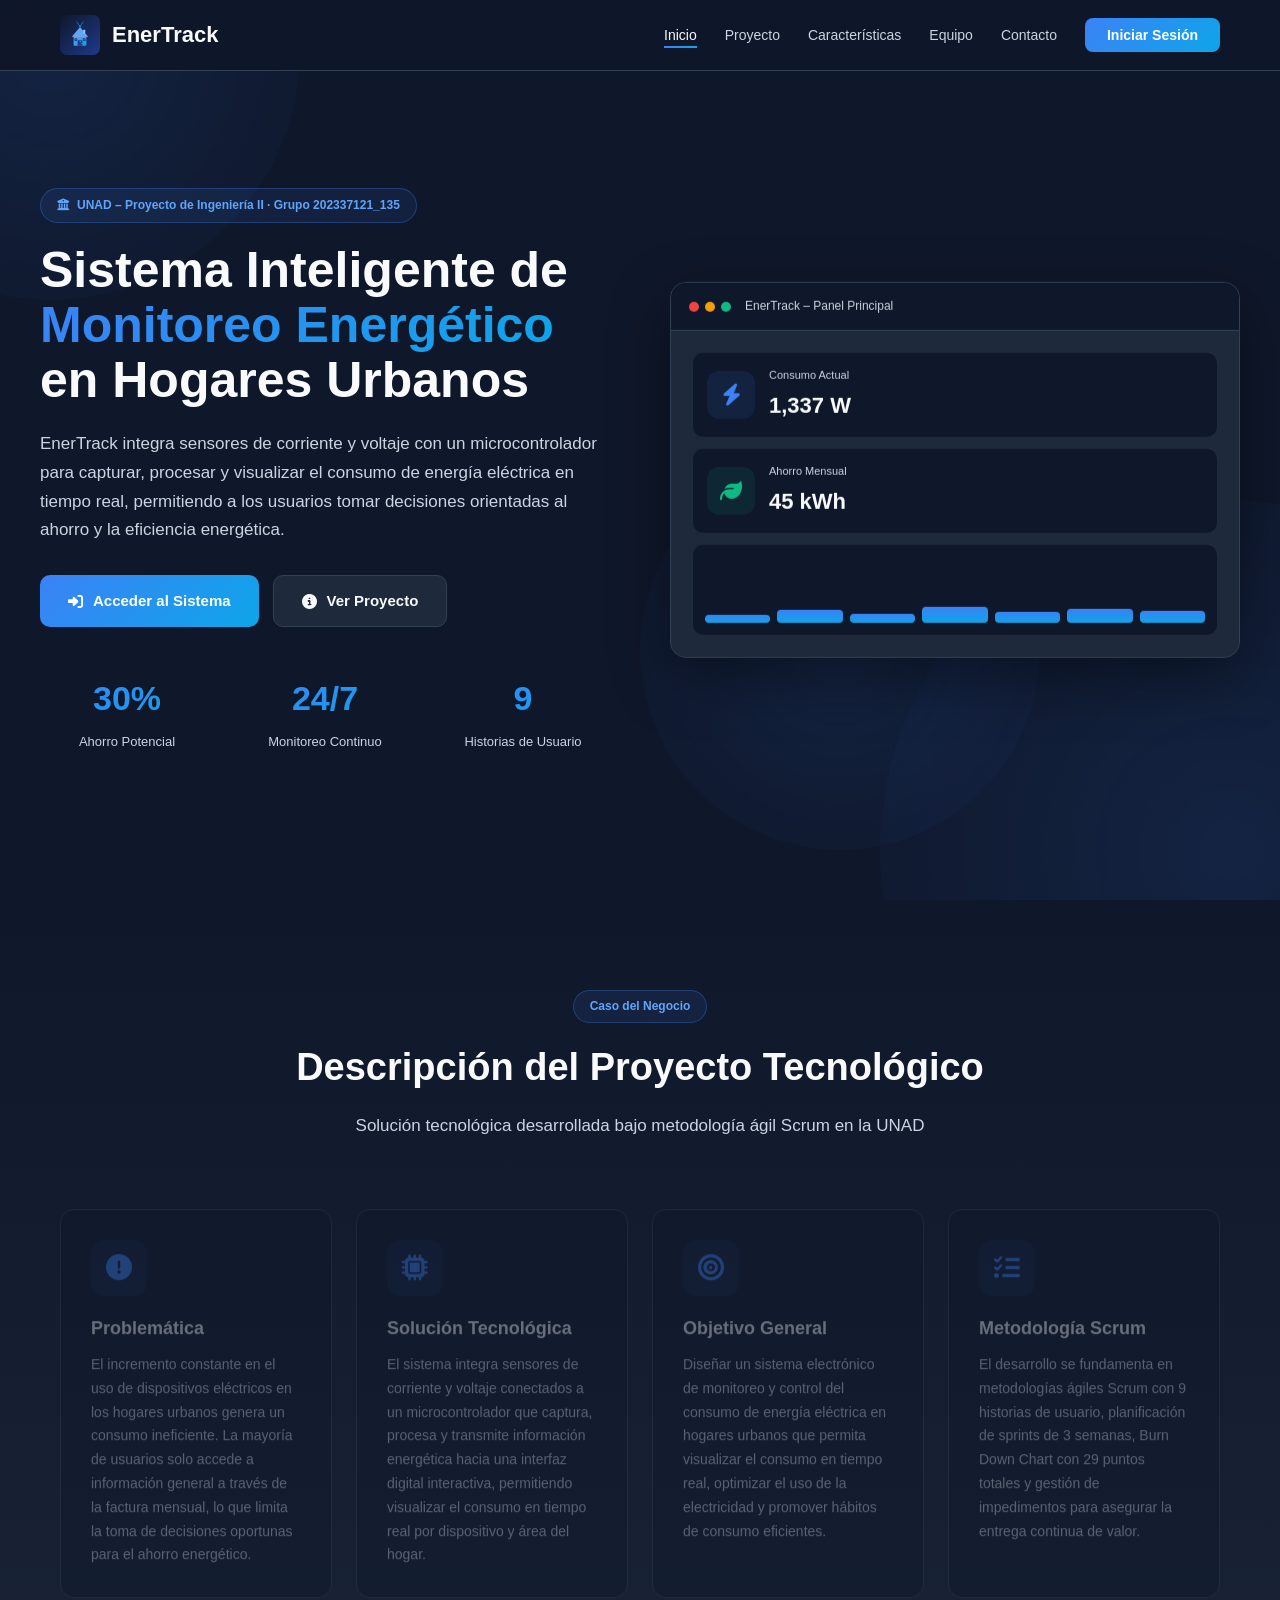
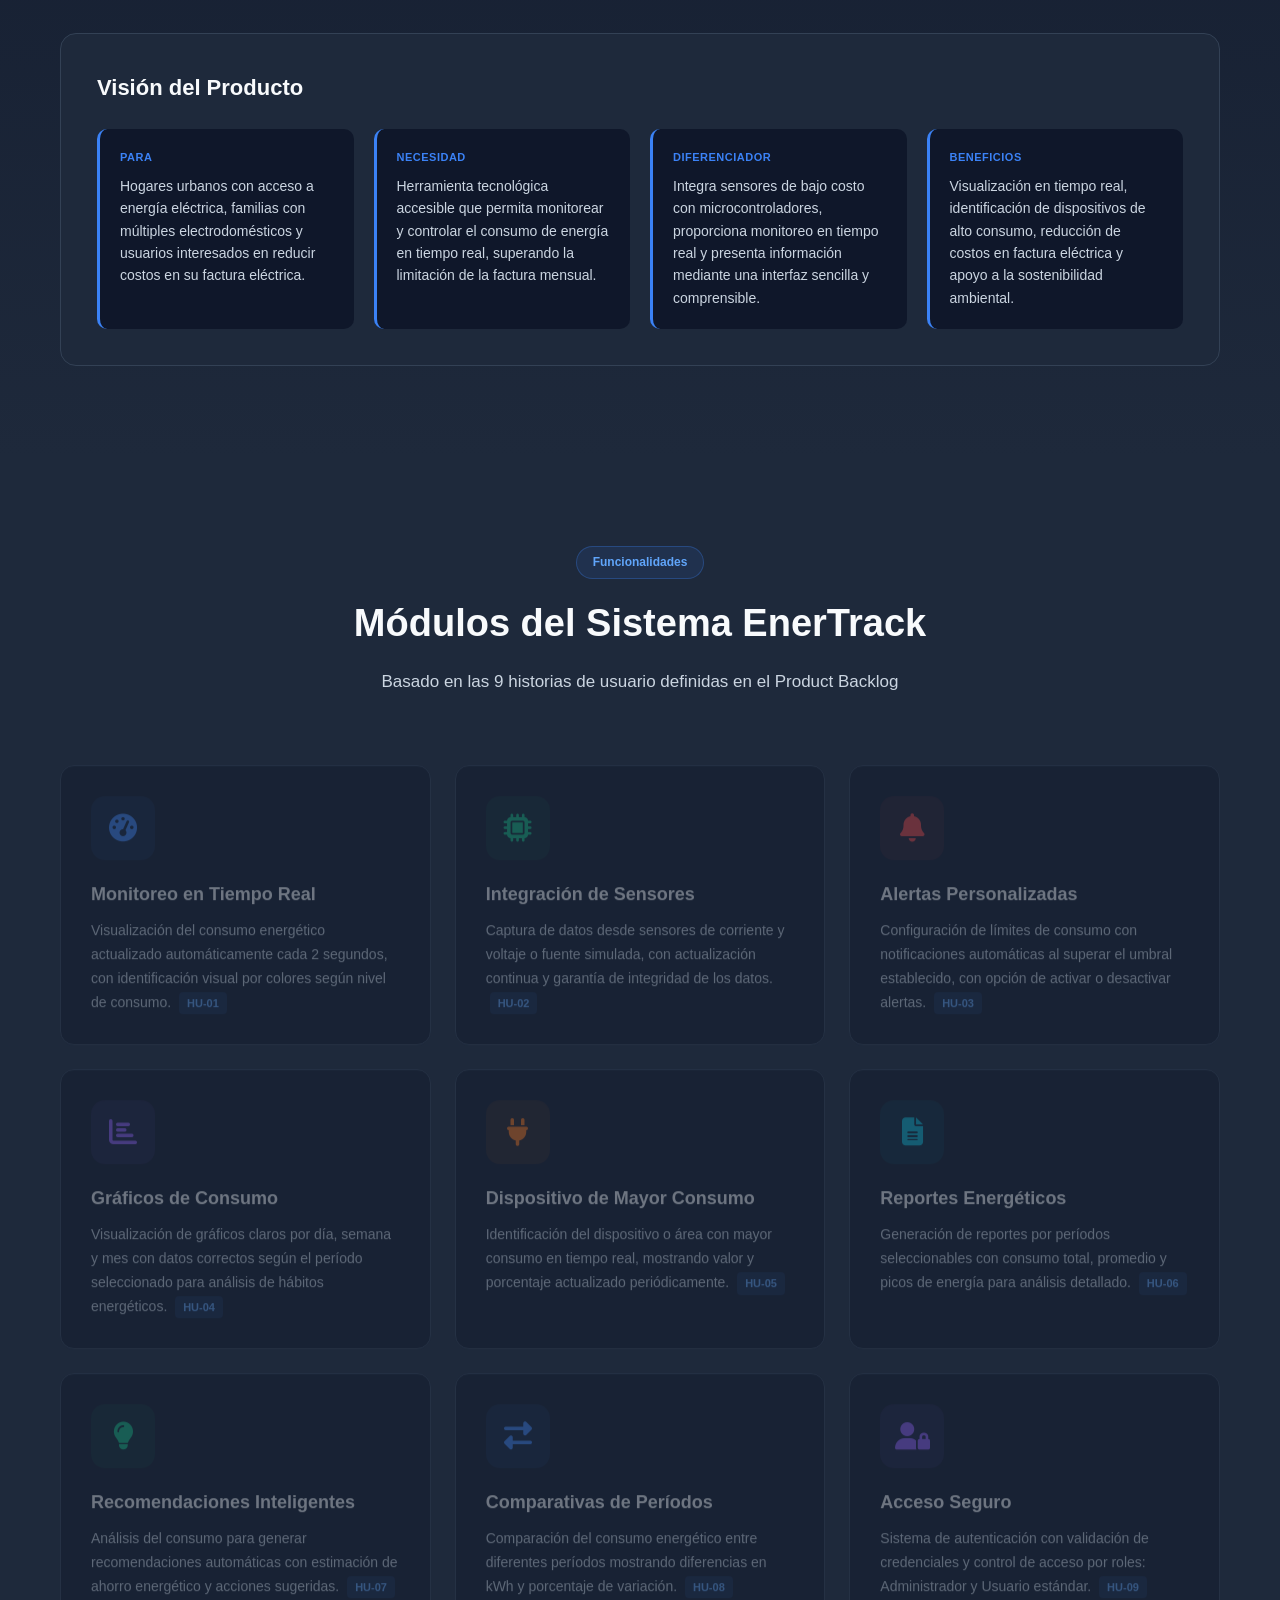
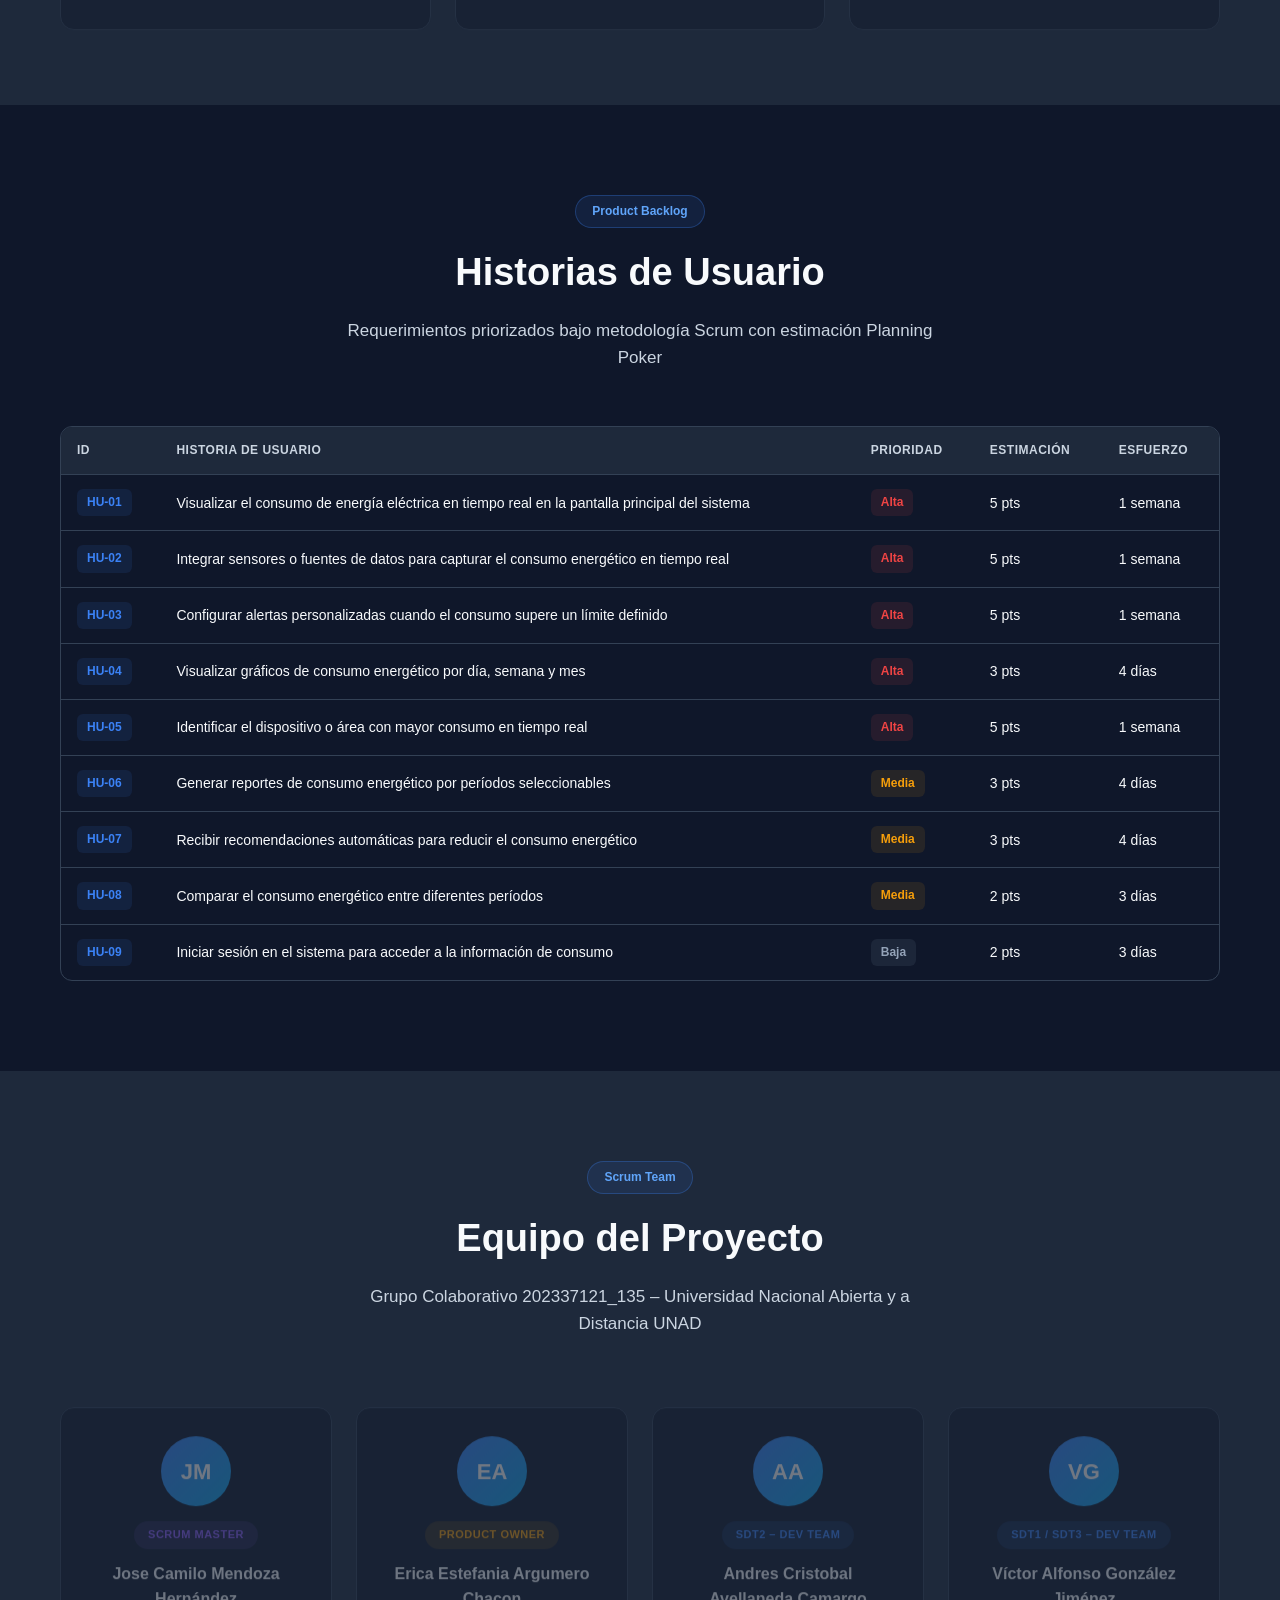
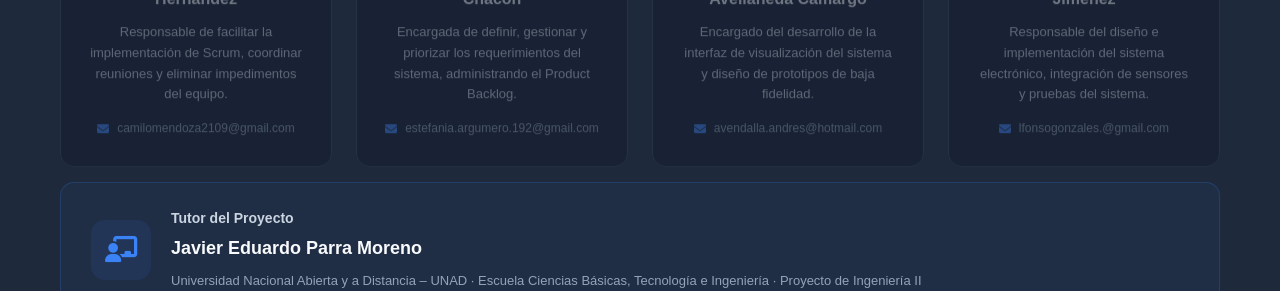
<file: index.html>
<!DOCTYPE html>
<html lang="es">
<head>
    <meta charset="UTF-8">
    <meta name="viewport" content="width=device-width, initial-scale=1.0">
    <meta http-equiv="refresh" content="0; url=landing.html">
    <link rel="icon" type="image/svg+xml" href="favicon.svg">
    <title>EnerTrack</title>
    <style>
        body {
            margin: 0;
            padding: 0;
            font-family: 'Segoe UI', Tahoma, Geneva, Verdana, sans-serif;
            background: linear-gradient(135deg, #0f172a 0%, #1e3a8a 100%);
            display: flex;
            align-items: center;
            justify-content: center;
            min-height: 100vh;
            color: white;
        }
        .loader {
            text-align: center;
        }
        .spinner {
            width: 50px;
            height: 50px;
            border: 4px solid rgba(255, 255, 255, 0.1);
            border-top-color: #3b82f6;
            border-radius: 50%;
            animation: spin 1s linear infinite;
            margin: 0 auto 20px;
        }
        @keyframes spin {
            to { transform: rotate(360deg); }
        }
        h2 {
            margin: 0;
            font-size: 24px;
        }
        p {
            margin: 10px 0 0;
            opacity: 0.8;
        }
    </style>
</head>
<body>
    <div class="loader">
        <div class="spinner"></div>
        <h2>EnerTrack</h2>
        <p>Redirigiendo a la página principal...</p>
    </div>
    <script>
        // Redirección alternativa por si el meta refresh no funciona
        setTimeout(function() {
            window.location.href = 'landing.html';
        }, 100);
    </script>
</body>
</html>
</file>
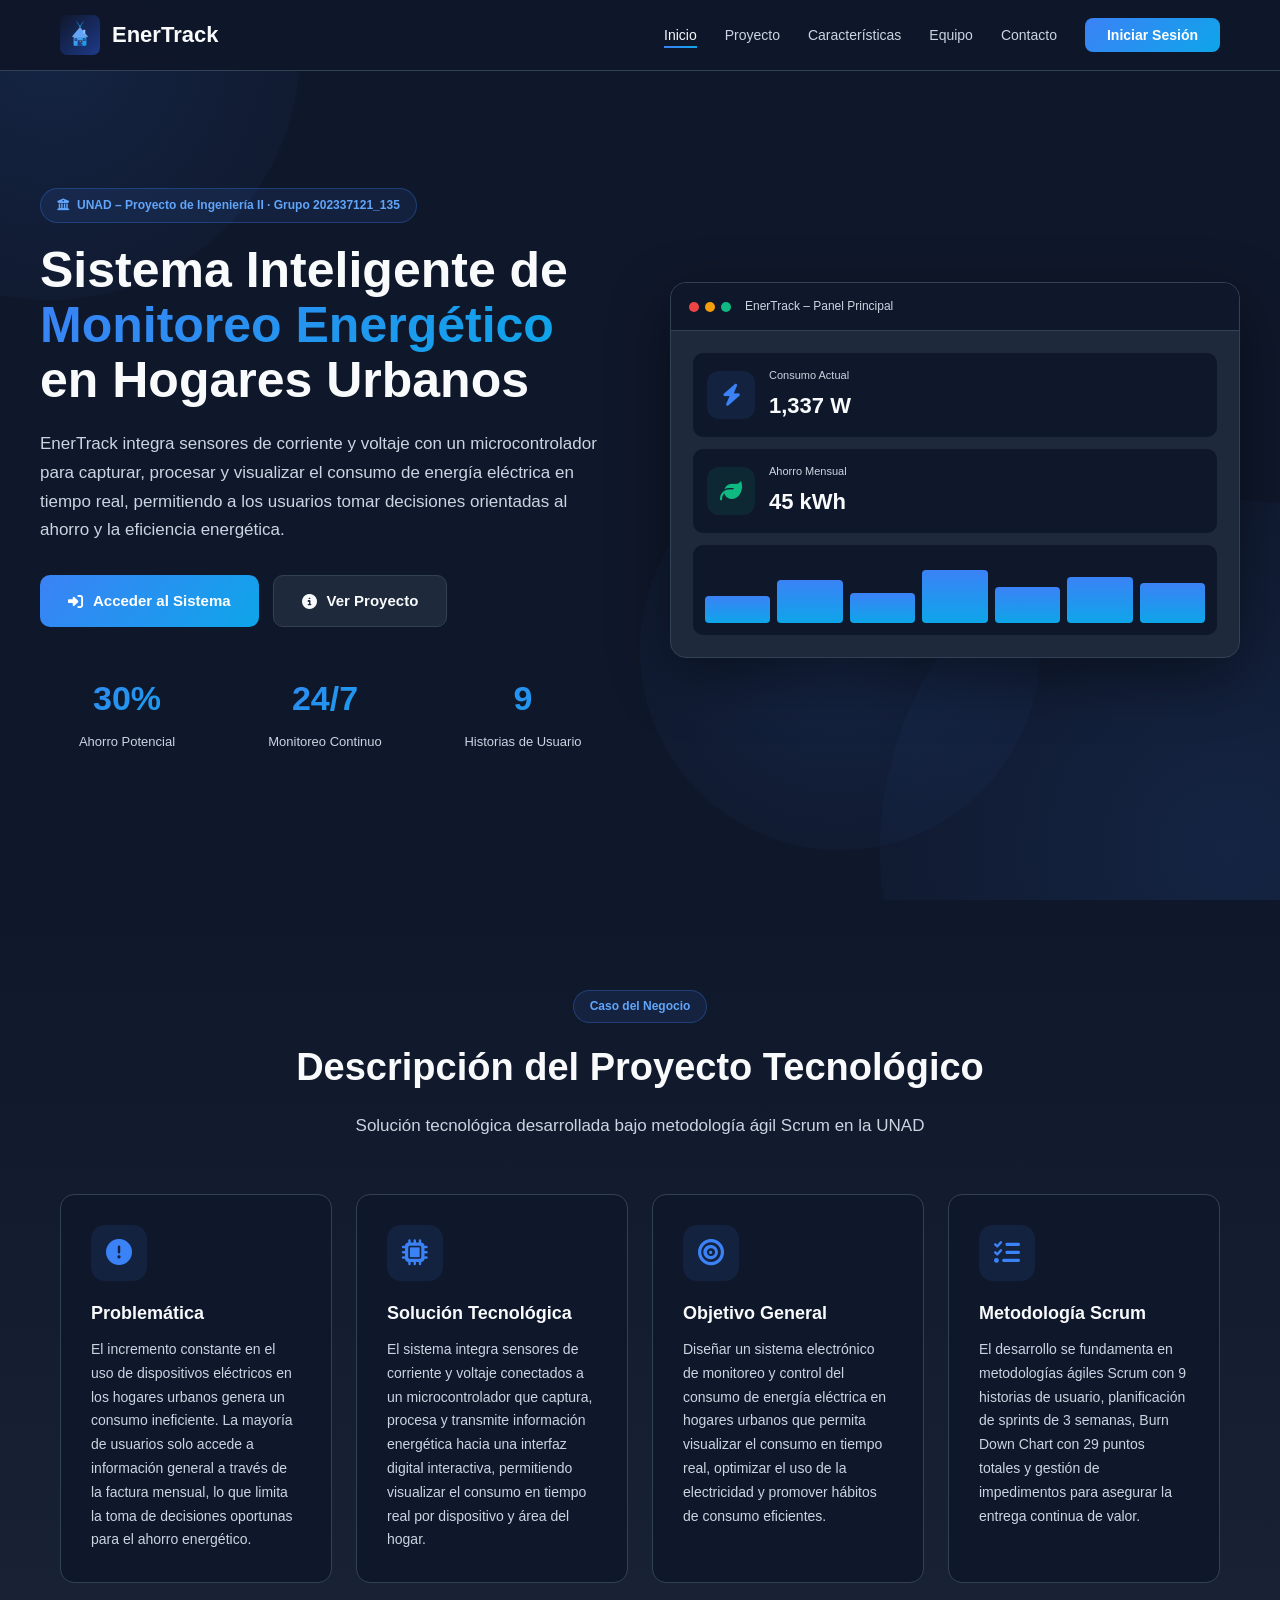
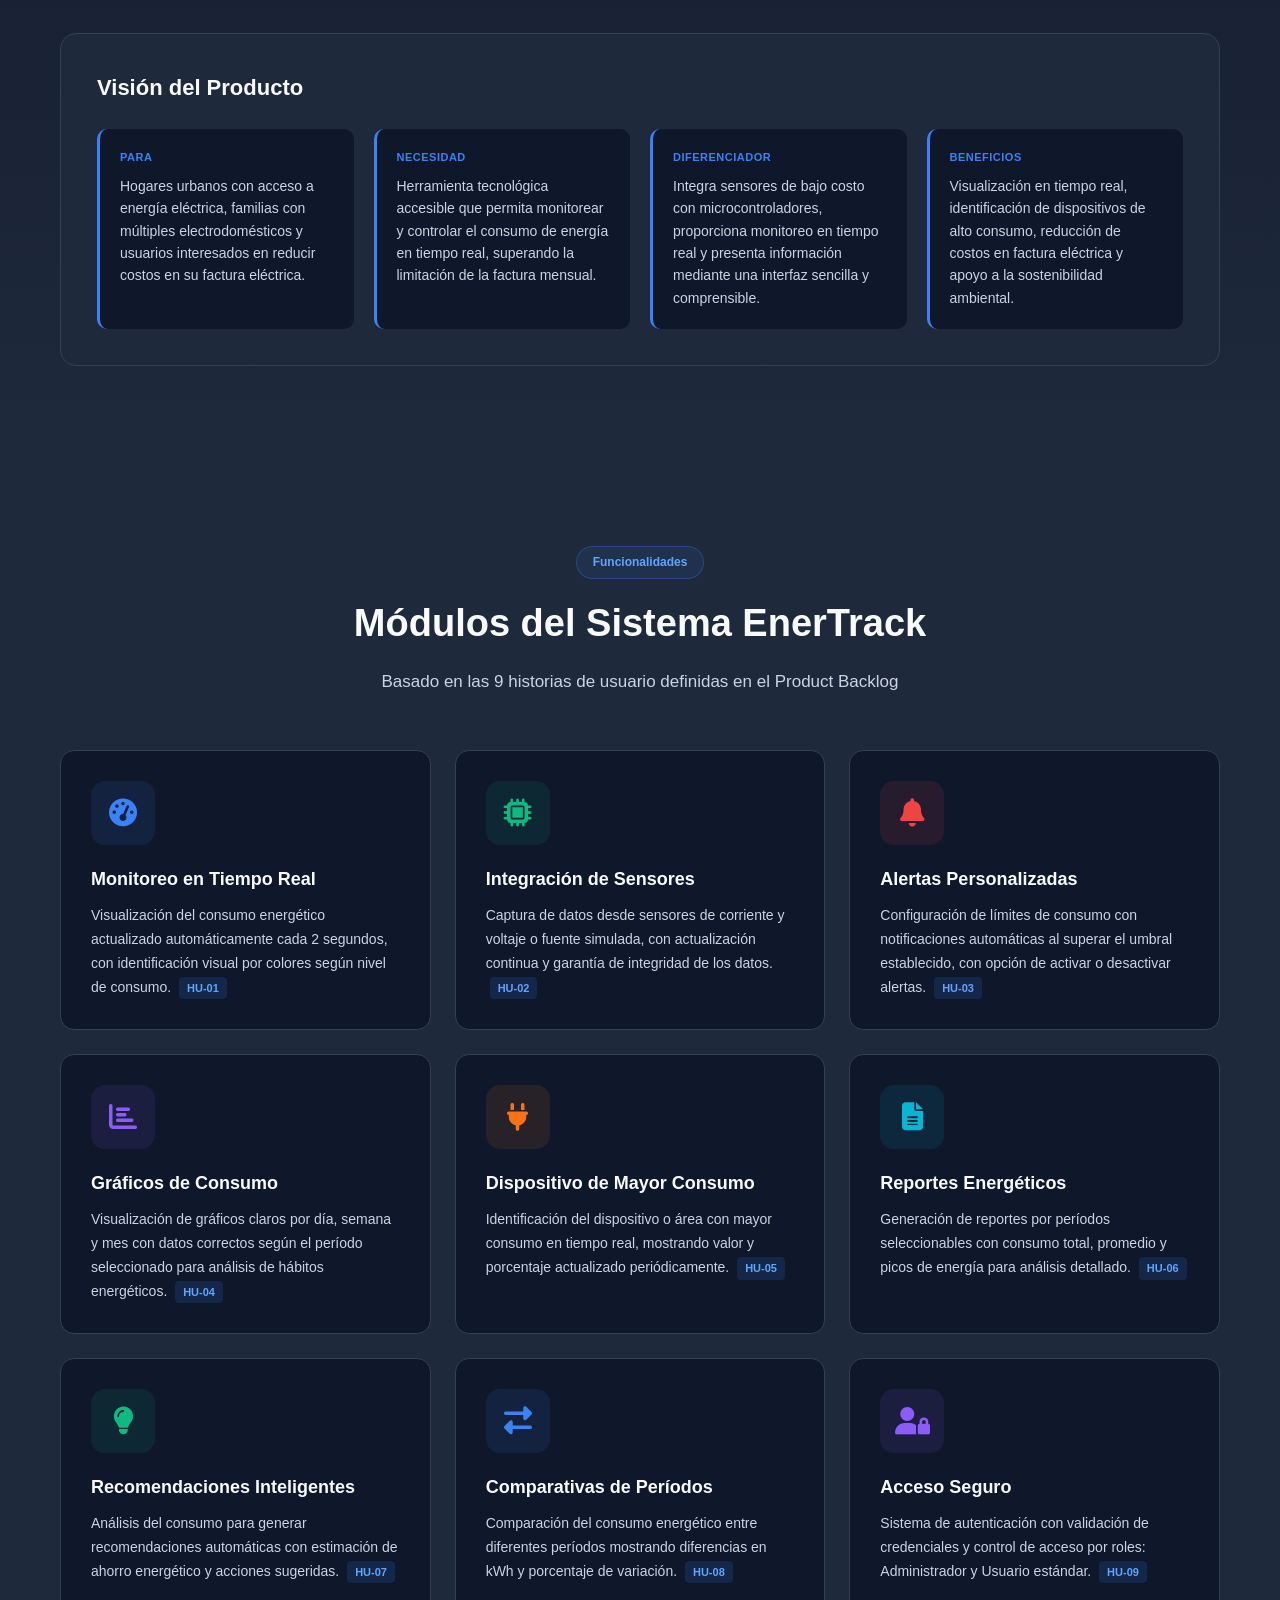
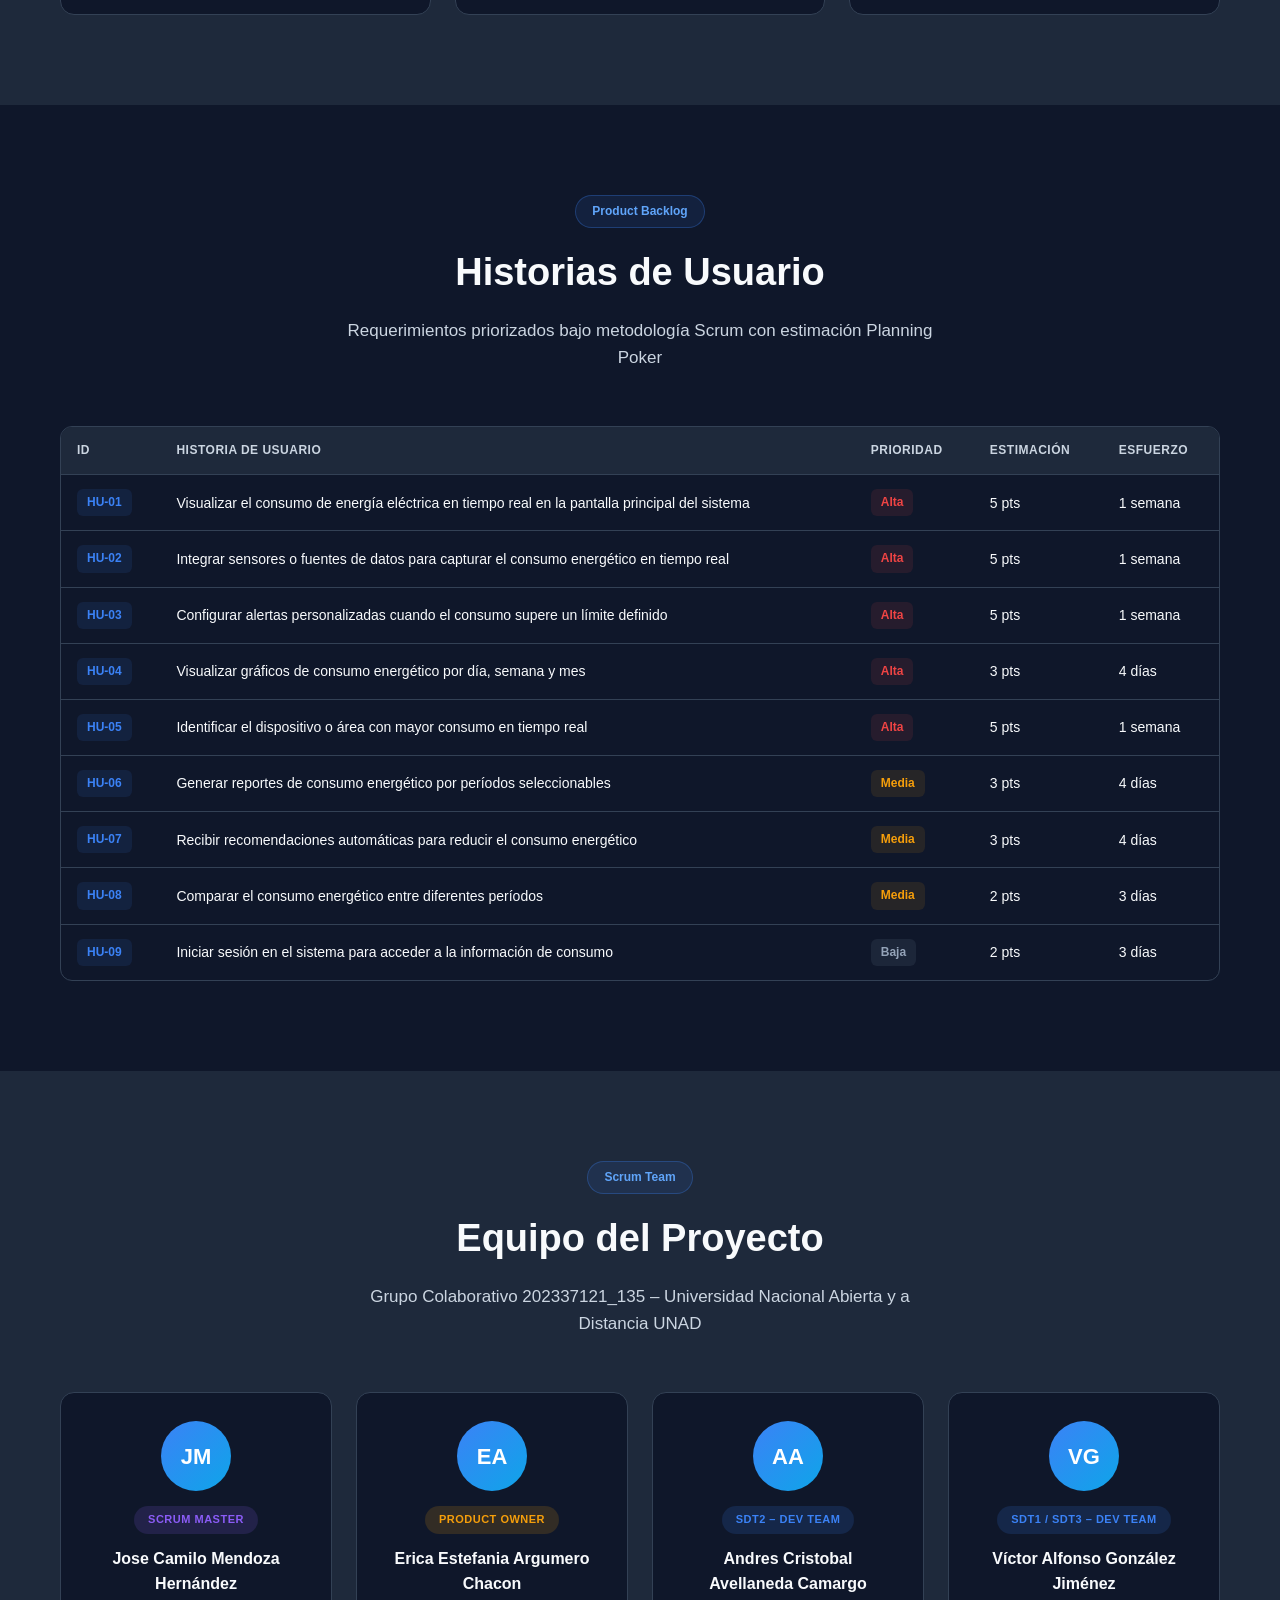
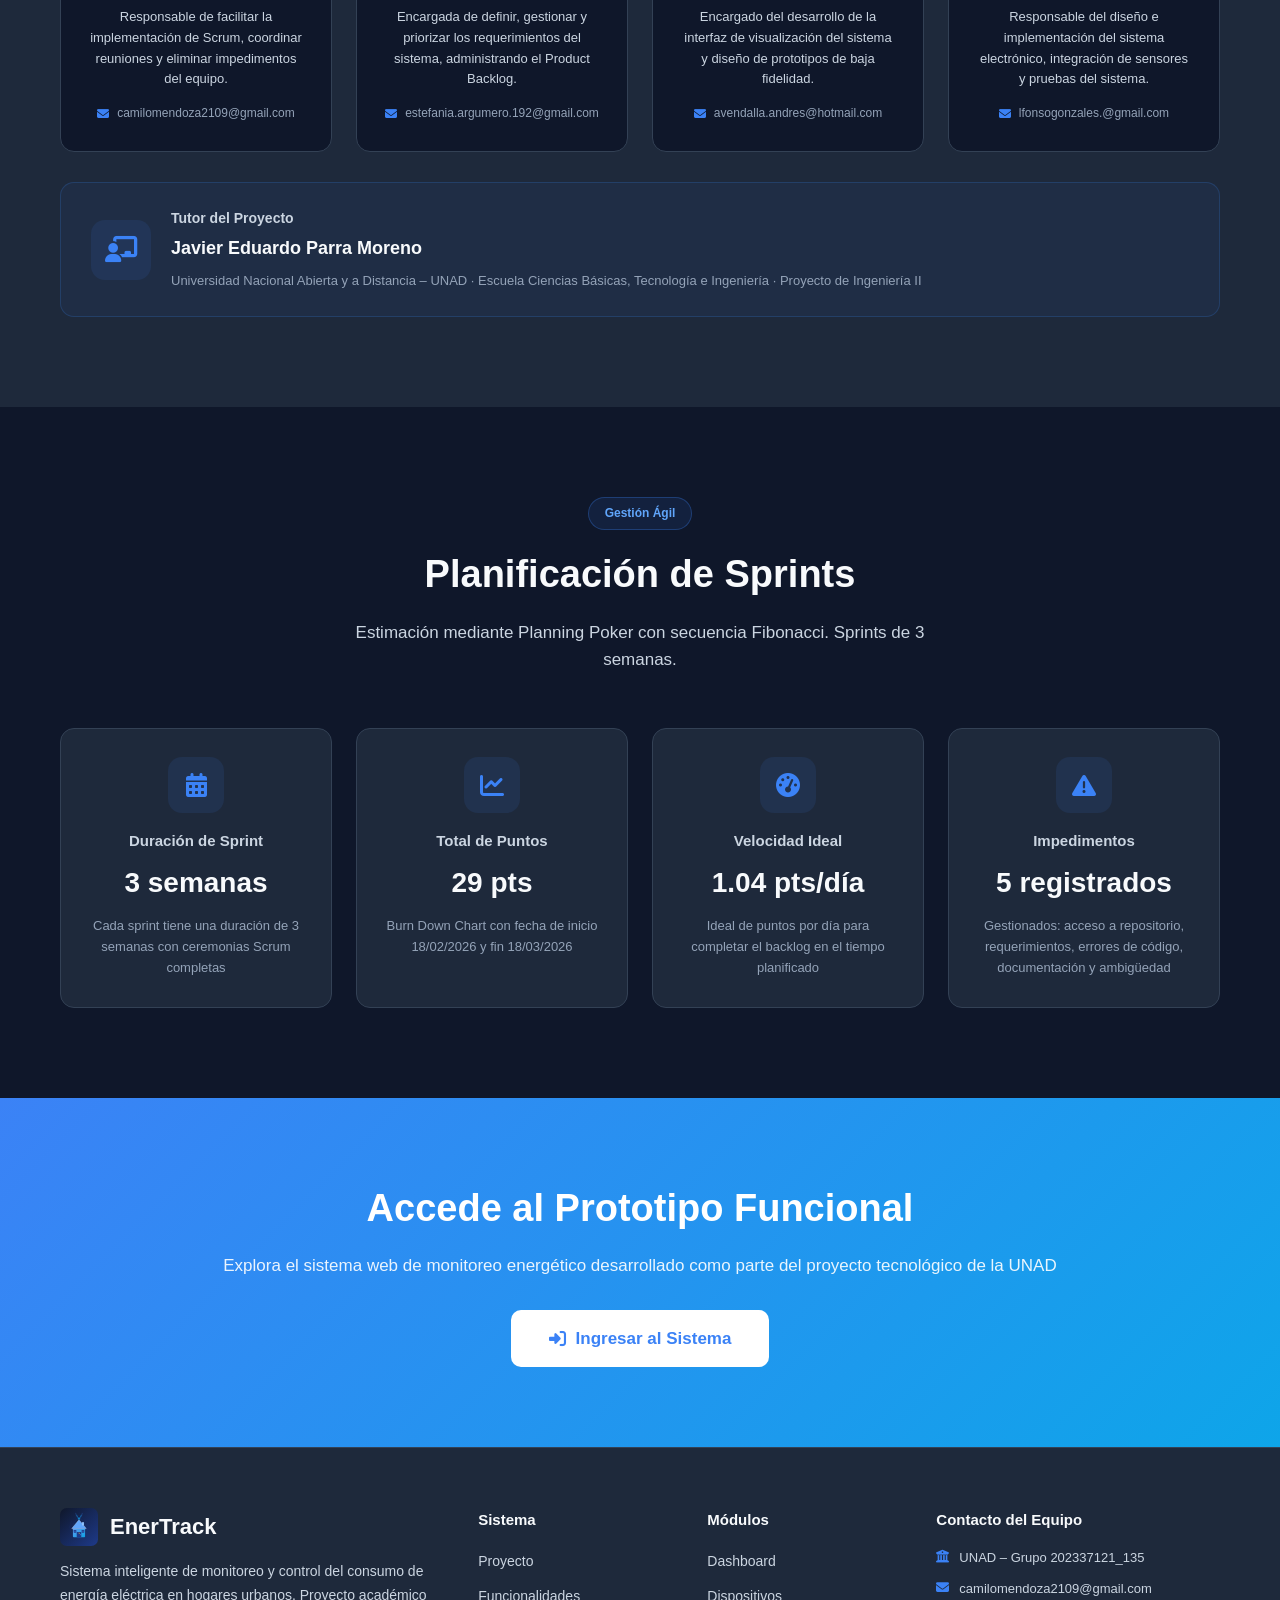
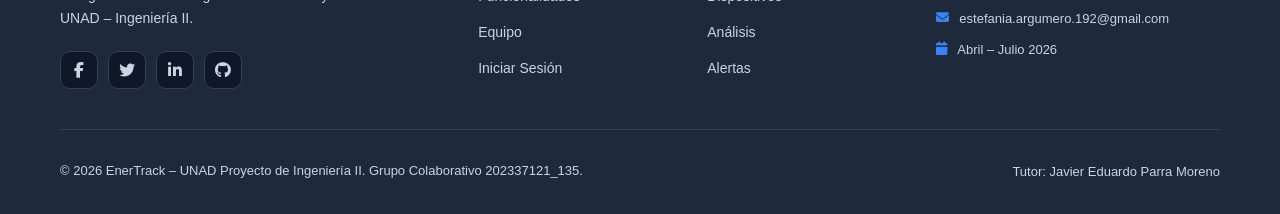
<file: landing.html>
<!DOCTYPE html>
<html lang="es">
<head>
    <meta charset="UTF-8">
    <meta name="viewport" content="width=device-width, initial-scale=1.0">
    <meta name="description" content="EnerTrack – Sistema inteligente de monitoreo y control del consumo de energía eléctrica en hogares urbanos. UNAD - Proyecto de Ingeniería II">
    <link rel="icon" type="image/svg+xml" href="favicon.svg">
    <link rel="alternate icon" href="favicon.svg">
    <title>EnerTrack – Monitoreo Inteligente de Energía</title>
    <link rel="stylesheet" href="https://cdnjs.cloudflare.com/ajax/libs/font-awesome/6.4.0/css/all.min.css">
    <link rel="stylesheet" href="css/landing.css">
</head>
<body>

    <!-- Navbar -->
    <nav class="navbar" id="navbar">
        <div class="nav-container">
            <div class="nav-logo">
                <img src="assets/logo.svg" alt="EnerTrack Logo" class="logo-icon-img">
                <span class="logo-text">EnerTrack</span>
            </div>

            <button class="nav-toggle" id="navToggle" aria-label="Abrir menú">
                <span></span>
                <span></span>
                <span></span>
            </button>

            <ul class="nav-menu" id="navMenu">
                <li><a href="#inicio" class="nav-link active">Inicio</a></li>
                <li><a href="#proyecto" class="nav-link">Proyecto</a></li>
                <li><a href="#caracteristicas" class="nav-link">Características</a></li>
                <li><a href="#equipo" class="nav-link">Equipo</a></li>
                <li><a href="#contacto" class="nav-link">Contacto</a></li>
                <li><a href="login.html" class="btn-nav">Iniciar Sesión</a></li>
            </ul>
        </div>
    </nav>

    <!-- Hero -->
    <section class="hero" id="inicio">
        <div class="hero-background">
            <div class="hero-circle hero-circle-1"></div>
            <div class="hero-circle hero-circle-2"></div>
            <div class="hero-circle hero-circle-3"></div>
        </div>

        <div class="hero-container">
            <div class="hero-content">
                <div class="hero-badge">
                    <i class="fas fa-university"></i>
                    <span>UNAD – Proyecto de Ingeniería II · Grupo 202337121_135</span>
                </div>

                <h1 class="hero-title">
                    Sistema Inteligente de <span class="gradient-text">Monitoreo Energético</span> en Hogares Urbanos
                </h1>

                <p class="hero-description">
                    EnerTrack integra sensores de corriente y voltaje con un microcontrolador para capturar, procesar y visualizar el consumo de energía eléctrica en tiempo real, permitiendo a los usuarios tomar decisiones orientadas al ahorro y la eficiencia energética.
                </p>

                <div class="hero-buttons">
                    <a href="login.html" class="btn btn-primary">
                        <i class="fas fa-sign-in-alt"></i>
                        <span>Acceder al Sistema</span>
                    </a>
                    <a href="#proyecto" class="btn btn-secondary">
                        <i class="fas fa-info-circle"></i>
                        <span>Ver Proyecto</span>
                    </a>
                </div>

                <div class="hero-stats">
                    <div class="stat-item">
                        <div class="stat-number">30%</div>
                        <div class="stat-label">Ahorro Potencial</div>
                    </div>
                    <div class="stat-item">
                        <div class="stat-number">24/7</div>
                        <div class="stat-label">Monitoreo Continuo</div>
                    </div>
                    <div class="stat-item">
                        <div class="stat-number">9</div>
                        <div class="stat-label">Historias de Usuario</div>
                    </div>
                </div>
            </div>

            <div class="hero-image">
                <div class="dashboard-preview">
                    <div class="preview-header">
                        <div class="preview-dots">
                            <span></span><span></span><span></span>
                        </div>
                        <div class="preview-title">EnerTrack – Panel Principal</div>
                    </div>
                    <div class="preview-content">
                        <div class="preview-card">
                            <div class="card-icon blue"><i class="fas fa-bolt"></i></div>
                            <div class="card-info">
                                <div class="card-label">Consumo Actual</div>
                                <div class="card-value">1,337 W</div>
                            </div>
                        </div>
                        <div class="preview-card">
                            <div class="card-icon green"><i class="fas fa-leaf"></i></div>
                            <div class="card-info">
                                <div class="card-label">Ahorro Mensual</div>
                                <div class="card-value">45 kWh</div>
                            </div>
                        </div>
                        <div class="preview-chart">
                            <div class="chart-bar" style="height:40%"></div>
                            <div class="chart-bar" style="height:65%"></div>
                            <div class="chart-bar" style="height:45%"></div>
                            <div class="chart-bar" style="height:80%"></div>
                            <div class="chart-bar" style="height:55%"></div>
                            <div class="chart-bar" style="height:70%"></div>
                            <div class="chart-bar" style="height:60%"></div>
                        </div>
                    </div>
                </div>
            </div>
        </div>
    </section>

    <!-- Proyecto -->
    <section class="project-section" id="proyecto">
        <div class="container">
            <div class="section-header">
                <span class="section-badge">Caso del Negocio</span>
                <h2 class="section-title">Descripción del Proyecto Tecnológico</h2>
                <p class="section-description">Solución tecnológica desarrollada bajo metodología ágil Scrum en la UNAD</p>
            </div>

            <div class="project-grid">
                <div class="project-card">
                    <div class="project-card-icon">
                        <i class="fas fa-exclamation-circle"></i>
                    </div>
                    <h3>Problemática</h3>
                    <p>El incremento constante en el uso de dispositivos eléctricos en los hogares urbanos genera un consumo ineficiente. La mayoría de usuarios solo accede a información general a través de la factura mensual, lo que limita la toma de decisiones oportunas para el ahorro energético.</p>
                </div>

                <div class="project-card">
                    <div class="project-card-icon">
                        <i class="fas fa-microchip"></i>
                    </div>
                    <h3>Solución Tecnológica</h3>
                    <p>El sistema integra sensores de corriente y voltaje conectados a un microcontrolador que captura, procesa y transmite información energética hacia una interfaz digital interactiva, permitiendo visualizar el consumo en tiempo real por dispositivo y área del hogar.</p>
                </div>

                <div class="project-card">
                    <div class="project-card-icon">
                        <i class="fas fa-bullseye"></i>
                    </div>
                    <h3>Objetivo General</h3>
                    <p>Diseñar un sistema electrónico de monitoreo y control del consumo de energía eléctrica en hogares urbanos que permita visualizar el consumo en tiempo real, optimizar el uso de la electricidad y promover hábitos de consumo eficientes.</p>
                </div>

                <div class="project-card">
                    <div class="project-card-icon">
                        <i class="fas fa-tasks"></i>
                    </div>
                    <h3>Metodología Scrum</h3>
                    <p>El desarrollo se fundamenta en metodologías ágiles Scrum con 9 historias de usuario, planificación de sprints de 3 semanas, Burn Down Chart con 29 puntos totales y gestión de impedimentos para asegurar la entrega continua de valor.</p>
                </div>
            </div>

            <!-- Visión del Proyecto -->
            <div class="vision-section">
                <h3 class="vision-title">Visión del Producto</h3>
                <div class="vision-grid">
                    <div class="vision-item">
                        <div class="vision-label">Para</div>
                        <div class="vision-content">Hogares urbanos con acceso a energía eléctrica, familias con múltiples electrodomésticos y usuarios interesados en reducir costos en su factura eléctrica.</div>
                    </div>
                    <div class="vision-item">
                        <div class="vision-label">Necesidad</div>
                        <div class="vision-content">Herramienta tecnológica accesible que permita monitorear y controlar el consumo de energía en tiempo real, superando la limitación de la factura mensual.</div>
                    </div>
                    <div class="vision-item">
                        <div class="vision-label">Diferenciador</div>
                        <div class="vision-content">Integra sensores de bajo costo con microcontroladores, proporciona monitoreo en tiempo real y presenta información mediante una interfaz sencilla y comprensible.</div>
                    </div>
                    <div class="vision-item">
                        <div class="vision-label">Beneficios</div>
                        <div class="vision-content">Visualización en tiempo real, identificación de dispositivos de alto consumo, reducción de costos en factura eléctrica y apoyo a la sostenibilidad ambiental.</div>
                    </div>
                </div>
            </div>
        </div>
    </section>

    <!-- Características -->
    <section class="features" id="caracteristicas">
        <div class="container">
            <div class="section-header">
                <span class="section-badge">Funcionalidades</span>
                <h2 class="section-title">Módulos del Sistema EnerTrack</h2>
                <p class="section-description">Basado en las 9 historias de usuario definidas en el Product Backlog</p>
            </div>

            <div class="features-grid">
                <div class="feature-card">
                    <div class="feature-icon blue">
                        <i class="fas fa-tachometer-alt"></i>
                    </div>
                    <h3>Monitoreo en Tiempo Real</h3>
                    <p>Visualización del consumo energético actualizado automáticamente cada 2 segundos, con identificación visual por colores según nivel de consumo. <span class="hu-tag">HU-01</span></p>
                </div>

                <div class="feature-card">
                    <div class="feature-icon green">
                        <i class="fas fa-microchip"></i>
                    </div>
                    <h3>Integración de Sensores</h3>
                    <p>Captura de datos desde sensores de corriente y voltaje o fuente simulada, con actualización continua y garantía de integridad de los datos. <span class="hu-tag">HU-02</span></p>
                </div>

                <div class="feature-card">
                    <div class="feature-icon red">
                        <i class="fas fa-bell"></i>
                    </div>
                    <h3>Alertas Personalizadas</h3>
                    <p>Configuración de límites de consumo con notificaciones automáticas al superar el umbral establecido, con opción de activar o desactivar alertas. <span class="hu-tag">HU-03</span></p>
                </div>

                <div class="feature-card">
                    <div class="feature-icon purple">
                        <i class="fas fa-chart-bar"></i>
                    </div>
                    <h3>Gráficos de Consumo</h3>
                    <p>Visualización de gráficos claros por día, semana y mes con datos correctos según el período seleccionado para análisis de hábitos energéticos. <span class="hu-tag">HU-04</span></p>
                </div>

                <div class="feature-card">
                    <div class="feature-icon orange">
                        <i class="fas fa-plug"></i>
                    </div>
                    <h3>Dispositivo de Mayor Consumo</h3>
                    <p>Identificación del dispositivo o área con mayor consumo en tiempo real, mostrando valor y porcentaje actualizado periódicamente. <span class="hu-tag">HU-05</span></p>
                </div>

                <div class="feature-card">
                    <div class="feature-icon cyan">
                        <i class="fas fa-file-alt"></i>
                    </div>
                    <h3>Reportes Energéticos</h3>
                    <p>Generación de reportes por períodos seleccionables con consumo total, promedio y picos de energía para análisis detallado. <span class="hu-tag">HU-06</span></p>
                </div>

                <div class="feature-card">
                    <div class="feature-icon green">
                        <i class="fas fa-lightbulb"></i>
                    </div>
                    <h3>Recomendaciones Inteligentes</h3>
                    <p>Análisis del consumo para generar recomendaciones automáticas con estimación de ahorro energético y acciones sugeridas. <span class="hu-tag">HU-07</span></p>
                </div>

                <div class="feature-card">
                    <div class="feature-icon blue">
                        <i class="fas fa-exchange-alt"></i>
                    </div>
                    <h3>Comparativas de Períodos</h3>
                    <p>Comparación del consumo energético entre diferentes períodos mostrando diferencias en kWh y porcentaje de variación. <span class="hu-tag">HU-08</span></p>
                </div>

                <div class="feature-card">
                    <div class="feature-icon purple">
                        <i class="fas fa-user-lock"></i>
                    </div>
                    <h3>Acceso Seguro</h3>
                    <p>Sistema de autenticación con validación de credenciales y control de acceso por roles: Administrador y Usuario estándar. <span class="hu-tag">HU-09</span></p>
                </div>
            </div>
        </div>
    </section>

    <!-- Backlog Section -->
    <section class="backlog-section">
        <div class="container">
            <div class="section-header">
                <span class="section-badge">Product Backlog</span>
                <h2 class="section-title">Historias de Usuario</h2>
                <p class="section-description">Requerimientos priorizados bajo metodología Scrum con estimación Planning Poker</p>
            </div>

            <div class="backlog-table-wrapper">
                <table class="backlog-table">
                    <thead>
                        <tr>
                            <th>ID</th>
                            <th>Historia de Usuario</th>
                            <th>Prioridad</th>
                            <th>Estimación</th>
                            <th>Esfuerzo</th>
                        </tr>
                    </thead>
                    <tbody>
                        <tr>
                            <td><span class="hu-badge">HU-01</span></td>
                            <td>Visualizar el consumo de energía eléctrica en tiempo real en la pantalla principal del sistema</td>
                            <td><span class="priority-badge high">Alta</span></td>
                            <td>5 pts</td>
                            <td>1 semana</td>
                        </tr>
                        <tr>
                            <td><span class="hu-badge">HU-02</span></td>
                            <td>Integrar sensores o fuentes de datos para capturar el consumo energético en tiempo real</td>
                            <td><span class="priority-badge high">Alta</span></td>
                            <td>5 pts</td>
                            <td>1 semana</td>
                        </tr>
                        <tr>
                            <td><span class="hu-badge">HU-03</span></td>
                            <td>Configurar alertas personalizadas cuando el consumo supere un límite definido</td>
                            <td><span class="priority-badge high">Alta</span></td>
                            <td>5 pts</td>
                            <td>1 semana</td>
                        </tr>
                        <tr>
                            <td><span class="hu-badge">HU-04</span></td>
                            <td>Visualizar gráficos de consumo energético por día, semana y mes</td>
                            <td><span class="priority-badge high">Alta</span></td>
                            <td>3 pts</td>
                            <td>4 días</td>
                        </tr>
                        <tr>
                            <td><span class="hu-badge">HU-05</span></td>
                            <td>Identificar el dispositivo o área con mayor consumo en tiempo real</td>
                            <td><span class="priority-badge high">Alta</span></td>
                            <td>5 pts</td>
                            <td>1 semana</td>
                        </tr>
                        <tr>
                            <td><span class="hu-badge">HU-06</span></td>
                            <td>Generar reportes de consumo energético por períodos seleccionables</td>
                            <td><span class="priority-badge medium">Media</span></td>
                            <td>3 pts</td>
                            <td>4 días</td>
                        </tr>
                        <tr>
                            <td><span class="hu-badge">HU-07</span></td>
                            <td>Recibir recomendaciones automáticas para reducir el consumo energético</td>
                            <td><span class="priority-badge medium">Media</span></td>
                            <td>3 pts</td>
                            <td>4 días</td>
                        </tr>
                        <tr>
                            <td><span class="hu-badge">HU-08</span></td>
                            <td>Comparar el consumo energético entre diferentes períodos</td>
                            <td><span class="priority-badge medium">Media</span></td>
                            <td>2 pts</td>
                            <td>3 días</td>
                        </tr>
                        <tr>
                            <td><span class="hu-badge">HU-09</span></td>
                            <td>Iniciar sesión en el sistema para acceder a la información de consumo</td>
                            <td><span class="priority-badge low">Baja</span></td>
                            <td>2 pts</td>
                            <td>3 días</td>
                        </tr>
                    </tbody>
                </table>
            </div>
        </div>
    </section>

    <!-- Equipo -->
    <section class="team-section" id="equipo">
        <div class="container">
            <div class="section-header">
                <span class="section-badge">Scrum Team</span>
                <h2 class="section-title">Equipo del Proyecto</h2>
                <p class="section-description">Grupo Colaborativo 202337121_135 – Universidad Nacional Abierta y a Distancia UNAD</p>
            </div>

            <div class="team-grid">
                <div class="team-card">
                    <div class="team-avatar">JM</div>
                    <div class="team-role-badge scrum-master">Scrum Master</div>
                    <h4>Jose Camilo Mendoza Hernández</h4>
                    <p>Responsable de facilitar la implementación de Scrum, coordinar reuniones y eliminar impedimentos del equipo.</p>
                    <div class="team-contact">
                        <i class="fas fa-envelope"></i>
                        <span>camilomendoza2109@gmail.com</span>
                    </div>
                </div>

                <div class="team-card">
                    <div class="team-avatar">EA</div>
                    <div class="team-role-badge product-owner">Product Owner</div>
                    <h4>Erica Estefania Argumero Chacon</h4>
                    <p>Encargada de definir, gestionar y priorizar los requerimientos del sistema, administrando el Product Backlog.</p>
                    <div class="team-contact">
                        <i class="fas fa-envelope"></i>
                        <span>estefania.argumero.192@gmail.com</span>
                    </div>
                </div>

                <div class="team-card">
                    <div class="team-avatar">AA</div>
                    <div class="team-role-badge dev-team">SDT2 – Dev Team</div>
                    <h4>Andres Cristobal Avellaneda Camargo</h4>
                    <p>Encargado del desarrollo de la interfaz de visualización del sistema y diseño de prototipos de baja fidelidad.</p>
                    <div class="team-contact">
                        <i class="fas fa-envelope"></i>
                        <span>avendalla.andres@hotmail.com</span>
                    </div>
                </div>

                <div class="team-card">
                    <div class="team-avatar">VG</div>
                    <div class="team-role-badge dev-team">SDT1 / SDT3 – Dev Team</div>
                    <h4>Víctor Alfonso González Jiménez</h4>
                    <p>Responsable del diseño e implementación del sistema electrónico, integración de sensores y pruebas del sistema.</p>
                    <div class="team-contact">
                        <i class="fas fa-envelope"></i>
                        <span>lfonsogonzales.@gmail.com</span>
                    </div>
                </div>
            </div>

            <div class="tutor-card">
                <div class="tutor-icon">
                    <i class="fas fa-chalkboard-teacher"></i>
                </div>
                <div class="tutor-info">
                    <h4>Tutor del Proyecto</h4>
                    <p>Javier Eduardo Parra Moreno</p>
                    <span>Universidad Nacional Abierta y a Distancia – UNAD · Escuela Ciencias Básicas, Tecnología e Ingeniería · Proyecto de Ingeniería II</span>
                </div>
            </div>
        </div>
    </section>

    <!-- Sprint Info -->
    <section class="sprint-section">
        <div class="container">
            <div class="section-header">
                <span class="section-badge">Gestión Ágil</span>
                <h2 class="section-title">Planificación de Sprints</h2>
                <p class="section-description">Estimación mediante Planning Poker con secuencia Fibonacci. Sprints de 3 semanas.</p>
            </div>

            <div class="sprint-grid">
                <div class="sprint-card">
                    <div class="sprint-icon"><i class="fas fa-calendar-alt"></i></div>
                    <h4>Duración de Sprint</h4>
                    <div class="sprint-value">3 semanas</div>
                    <p>Cada sprint tiene una duración de 3 semanas con ceremonias Scrum completas</p>
                </div>
                <div class="sprint-card">
                    <div class="sprint-icon"><i class="fas fa-chart-line"></i></div>
                    <h4>Total de Puntos</h4>
                    <div class="sprint-value">29 pts</div>
                    <p>Burn Down Chart con fecha de inicio 18/02/2026 y fin 18/03/2026</p>
                </div>
                <div class="sprint-card">
                    <div class="sprint-icon"><i class="fas fa-tachometer-alt"></i></div>
                    <h4>Velocidad Ideal</h4>
                    <div class="sprint-value">1.04 pts/día</div>
                    <p>Ideal de puntos por día para completar el backlog en el tiempo planificado</p>
                </div>
                <div class="sprint-card">
                    <div class="sprint-icon"><i class="fas fa-exclamation-triangle"></i></div>
                    <h4>Impedimentos</h4>
                    <div class="sprint-value">5 registrados</div>
                    <p>Gestionados: acceso a repositorio, requerimientos, errores de código, documentación y ambigüedad</p>
                </div>
            </div>
        </div>
    </section>

    <!-- CTA -->
    <section class="cta">
        <div class="container">
            <div class="cta-content">
                <h2>Accede al Prototipo Funcional</h2>
                <p>Explora el sistema web de monitoreo energético desarrollado como parte del proyecto tecnológico de la UNAD</p>
                <a href="login.html" class="btn btn-cta">
                    <i class="fas fa-sign-in-alt"></i>
                    <span>Ingresar al Sistema</span>
                </a>
            </div>
        </div>
    </section>

    <!-- Footer -->
    <footer class="footer" id="contacto">
        <div class="container">
            <div class="footer-content">
                <div class="footer-section">
                    <div class="footer-logo">
                        <img src="assets/logo.svg" alt="EnerTrack Logo" class="logo-icon-img">
                        <span class="logo-text">EnerTrack</span>
                    </div>
                    <p class="footer-description">Sistema inteligente de monitoreo y control del consumo de energía eléctrica en hogares urbanos. Proyecto académico UNAD – Ingeniería II.</p>
                    <div class="footer-social">
                        <a href="#" class="social-link" aria-label="Facebook"><i class="fab fa-facebook-f"></i></a>
                        <a href="#" class="social-link" aria-label="Twitter"><i class="fab fa-twitter"></i></a>
                        <a href="#" class="social-link" aria-label="LinkedIn"><i class="fab fa-linkedin-in"></i></a>
                        <a href="#" class="social-link" aria-label="GitHub"><i class="fab fa-github"></i></a>
                    </div>
                </div>

                <div class="footer-section">
                    <h4>Sistema</h4>
                    <ul class="footer-links">
                        <li><a href="#proyecto">Proyecto</a></li>
                        <li><a href="#caracteristicas">Funcionalidades</a></li>
                        <li><a href="#equipo">Equipo</a></li>
                        <li><a href="login.html">Iniciar Sesión</a></li>
                    </ul>
                </div>

                <div class="footer-section">
                    <h4>Módulos</h4>
                    <ul class="footer-links">
                        <li><a href="login.html">Dashboard</a></li>
                        <li><a href="login.html">Dispositivos</a></li>
                        <li><a href="login.html">Análisis</a></li>
                        <li><a href="login.html">Alertas</a></li>
                    </ul>
                </div>

                <div class="footer-section">
                    <h4>Contacto del Equipo</h4>
                    <ul class="footer-contact">
                        <li><i class="fas fa-university"></i> UNAD – Grupo 202337121_135</li>
                        <li><i class="fas fa-envelope"></i> camilomendoza2109@gmail.com</li>
                        <li><i class="fas fa-envelope"></i> estefania.argumero.192@gmail.com</li>
                        <li><i class="fas fa-calendar"></i> Abril – Julio 2026</li>
                    </ul>
                </div>
            </div>

            <div class="footer-bottom">
                <p>&copy; 2026 EnerTrack – UNAD Proyecto de Ingeniería II. Grupo Colaborativo 202337121_135.</p>
                <div class="footer-bottom-links">
                    <a href="#">Tutor: Javier Eduardo Parra Moreno</a>
                </div>
            </div>
        </div>
    </footer>

    <!-- Botón scroll top -->
    <button class="scroll-top-landing" id="scrollTopLanding" aria-label="Volver arriba">
        <i class="fas fa-chevron-up"></i>
    </button>

    <script src="js/landing.js"></script>
</body>
</html>
</file>
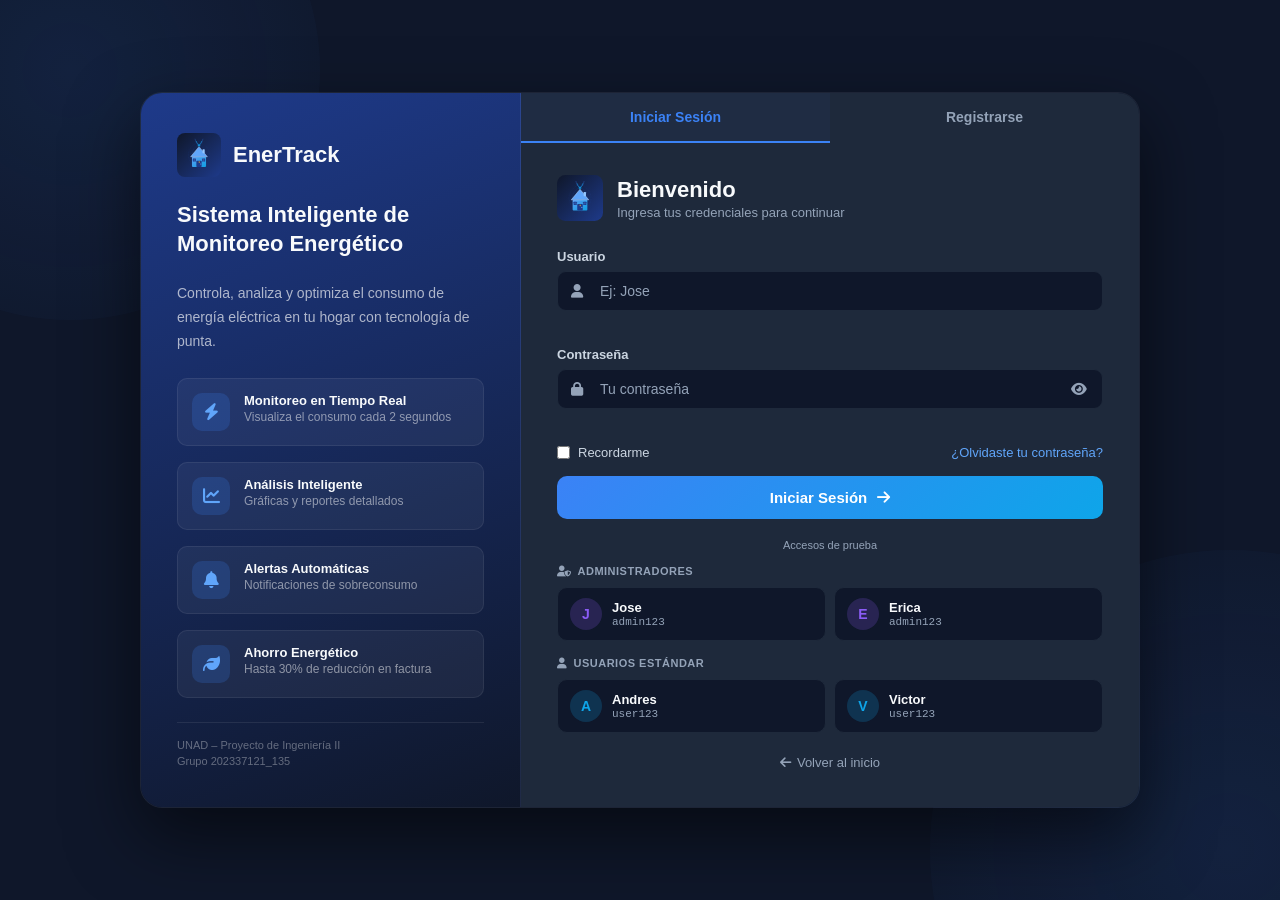
<file: login.html>
<!DOCTYPE html>
<html lang="es">
<head>
    <meta charset="UTF-8">
    <meta name="viewport" content="width=device-width, initial-scale=1.0">
    <link rel="icon" type="image/svg+xml" href="favicon.svg">
    <title>Iniciar Sesión – EnerTrack</title>
    <link rel="stylesheet" href="https://cdnjs.cloudflare.com/ajax/libs/font-awesome/6.4.0/css/all.min.css">
    <link rel="stylesheet" href="css/login.css">
</head>
<body>

    <div class="bg-circles">
        <div class="bg-circle bg-c1"></div>
        <div class="bg-circle bg-c2"></div>
        <div class="bg-circle bg-c3"></div>
    </div>

    <div class="login-page">

        <!-- ── Panel izquierdo: info del proyecto ── -->
        <div class="login-info-panel">
            <div class="info-logo">
                <img src="assets/logo.svg" alt="EnerTrack" class="info-logo-img">
                <span>EnerTrack</span>
            </div>
            <h2 class="info-title">Sistema Inteligente de Monitoreo Energético</h2>
            <p class="info-desc">Controla, analiza y optimiza el consumo de energía eléctrica en tu hogar con tecnología de punta.</p>
            <div class="info-features">
                <div class="info-feature">
                    <div class="info-feature-icon"><i class="fas fa-bolt"></i></div>
                    <div>
                        <div class="info-feature-title">Monitoreo en Tiempo Real</div>
                        <div class="info-feature-desc">Visualiza el consumo cada 2 segundos</div>
                    </div>
                </div>
                <div class="info-feature">
                    <div class="info-feature-icon"><i class="fas fa-chart-line"></i></div>
                    <div>
                        <div class="info-feature-title">Análisis Inteligente</div>
                        <div class="info-feature-desc">Gráficas y reportes detallados</div>
                    </div>
                </div>
                <div class="info-feature">
                    <div class="info-feature-icon"><i class="fas fa-bell"></i></div>
                    <div>
                        <div class="info-feature-title">Alertas Automáticas</div>
                        <div class="info-feature-desc">Notificaciones de sobreconsumo</div>
                    </div>
                </div>
                <div class="info-feature">
                    <div class="info-feature-icon"><i class="fas fa-leaf"></i></div>
                    <div>
                        <div class="info-feature-title">Ahorro Energético</div>
                        <div class="info-feature-desc">Hasta 30% de reducción en factura</div>
                    </div>
                </div>
            </div>
            <div class="info-footer">
                <span>UNAD – Proyecto de Ingeniería II</span>
                <span>Grupo 202337121_135</span>
            </div>
        </div>

        <!-- ── Panel derecho: formularios ── -->
        <div class="login-forms-panel">

            <!-- Tabs -->
            <div class="form-tabs" id="formTabs">
                <button class="form-tab active" data-tab="login" type="button">Iniciar Sesión</button>
                <button class="form-tab" data-tab="register" type="button">Registrarse</button>
            </div>

            <!-- ── FORMULARIO LOGIN ── -->
            <div class="form-card active" id="formLogin">
                <div class="form-card-header">
                    <img src="assets/logo.svg" alt="EnerTrack" class="form-logo">
                    <div>
                        <h1>Bienvenido</h1>
                        <p>Ingresa tus credenciales para continuar</p>
                    </div>
                </div>

                <form id="loginForm" novalidate autocomplete="off">
                    <div class="field-group">
                        <label for="username">Usuario</label>
                        <div class="field-wrap">
                            <i class="fas fa-user field-icon"></i>
                            <input type="text" id="username" placeholder="Ej: Jose" autocomplete="username">
                        </div>
                        <span class="field-err" id="usernameError"></span>
                    </div>

                    <div class="field-group">
                        <label for="password">Contraseña</label>
                        <div class="field-wrap">
                            <i class="fas fa-lock field-icon"></i>
                            <input type="password" id="password" placeholder="Tu contraseña" autocomplete="current-password">
                            <button type="button" class="toggle-pass" id="togglePass" aria-label="Mostrar contraseña">
                                <i class="fas fa-eye" id="eyeIcon"></i>
                            </button>
                        </div>
                        <span class="field-err" id="passwordError"></span>
                    </div>

                    <div class="form-options">
                        <label class="remember-me">
                            <input type="checkbox" id="rememberMe">
                            <span>Recordarme</span>
                        </label>
                        <button type="button" class="forgot-link" id="forgotBtn">¿Olvidaste tu contraseña?</button>
                    </div>

                    <div class="alert-error" id="alertError">
                        <i class="fas fa-exclamation-circle"></i>
                        <span id="alertMsg"></span>
                    </div>

                    <button type="submit" class="btn-submit" id="btnSubmit">
                        <span id="btnText">Iniciar Sesión</span>
                        <div class="btn-spinner" id="btnSpinner"></div>
                        <i class="fas fa-arrow-right" id="btnIcon"></i>
                    </button>
                </form>

                <!-- Credenciales de prueba -->
                <div class="creds-section">
                    <div class="creds-divider"><span>Accesos de prueba</span></div>
                    <div class="creds-grid">
                        <div class="creds-group-label">
                            <i class="fas fa-user-shield"></i> Administradores
                        </div>
                        <div class="creds-row-grid">
                            <button class="cred-pill admin" data-user="Jose" data-pass="admin123" type="button">
                                <span class="cred-pill-avatar">J</span>
                                <div class="cred-pill-info">
                                    <span class="cred-pill-name">Jose</span>
                                    <span class="cred-pill-pass">admin123</span>
                                </div>
                            </button>
                            <button class="cred-pill admin" data-user="Erica" data-pass="admin123" type="button">
                                <span class="cred-pill-avatar">E</span>
                                <div class="cred-pill-info">
                                    <span class="cred-pill-name">Erica</span>
                                    <span class="cred-pill-pass">admin123</span>
                                </div>
                            </button>
                        </div>
                        <div class="creds-group-label" style="margin-top:10px">
                            <i class="fas fa-user"></i> Usuarios Estándar
                        </div>
                        <div class="creds-row-grid">
                            <button class="cred-pill user" data-user="Andres" data-pass="user123" type="button">
                                <span class="cred-pill-avatar">A</span>
                                <div class="cred-pill-info">
                                    <span class="cred-pill-name">Andres</span>
                                    <span class="cred-pill-pass">user123</span>
                                </div>
                            </button>
                            <button class="cred-pill user" data-user="Victor" data-pass="user123" type="button">
                                <span class="cred-pill-avatar">V</span>
                                <div class="cred-pill-info">
                                    <span class="cred-pill-name">Victor</span>
                                    <span class="cred-pill-pass">user123</span>
                                </div>
                            </button>
                        </div>
                    </div>
                </div>

                <div class="form-footer-link">
                    <a href="landing.html"><i class="fas fa-arrow-left"></i> Volver al inicio</a>
                </div>
            </div>

            <!-- ── FORMULARIO REGISTRO ── -->
            <div class="form-card" id="formRegister">
                <div class="form-card-header">
                    <img src="assets/logo.svg" alt="EnerTrack" class="form-logo">
                    <div>
                        <h1>Crear Cuenta</h1>
                        <p>Únete al sistema de monitoreo energético</p>
                    </div>
                </div>

                <form id="registerForm" novalidate autocomplete="off">
                    <div class="fields-row">
                        <div class="field-group">
                            <label for="regName">Nombre Completo</label>
                            <div class="field-wrap">
                                <i class="fas fa-id-card field-icon"></i>
                                <input type="text" id="regName" placeholder="Tu nombre completo">
                            </div>
                            <span class="field-err" id="regNameErr"></span>
                        </div>
                        <div class="field-group">
                            <label for="regUsername">Usuario</label>
                            <div class="field-wrap">
                                <i class="fas fa-user field-icon"></i>
                                <input type="text" id="regUsername" placeholder="Nombre de usuario">
                            </div>
                            <span class="field-err" id="regUsernameErr"></span>
                        </div>
                    </div>

                    <div class="field-group">
                        <label for="regEmail">Correo Electrónico</label>
                        <div class="field-wrap">
                            <i class="fas fa-envelope field-icon"></i>
                            <input type="email" id="regEmail" placeholder="correo@ejemplo.com">
                        </div>
                        <span class="field-err" id="regEmailErr"></span>
                    </div>

                    <div class="fields-row">
                        <div class="field-group">
                            <label for="regPass">Contraseña</label>
                            <div class="field-wrap">
                                <i class="fas fa-lock field-icon"></i>
                                <input type="password" id="regPass" placeholder="Mínimo 6 caracteres">
                                <button type="button" class="toggle-pass" id="toggleRegPass" aria-label="Mostrar">
                                    <i class="fas fa-eye" id="regEyeIcon"></i>
                                </button>
                            </div>
                            <span class="field-err" id="regPassErr"></span>
                        </div>
                        <div class="field-group">
                            <label for="regPassConfirm">Confirmar Contraseña</label>
                            <div class="field-wrap">
                                <i class="fas fa-lock field-icon"></i>
                                <input type="password" id="regPassConfirm" placeholder="Repite la contraseña">
                            </div>
                            <span class="field-err" id="regPassConfirmErr"></span>
                        </div>
                    </div>

                    <!-- Indicador de fortaleza -->
                    <div class="password-strength" id="passStrength" style="display:none">
                        <div class="strength-bar">
                            <div class="strength-fill" id="strengthFill"></div>
                        </div>
                        <span class="strength-label" id="strengthLabel"></span>
                    </div>

                    <div class="field-group">
                        <label for="regAddress">Dirección del Hogar</label>
                        <div class="field-wrap">
                            <i class="fas fa-home field-icon"></i>
                            <input type="text" id="regAddress" placeholder="Ej: Calle 123 # 45-67, Bogotá">
                        </div>
                    </div>

                    <div class="field-group">
                        <label class="checkbox-label">
                            <input type="checkbox" id="regTerms">
                            <span>Acepto los <a href="#" class="link-inline">Términos de Servicio</a> y la <a href="#" class="link-inline">Política de Privacidad</a></span>
                        </label>
                        <span class="field-err" id="regTermsErr"></span>
                    </div>

                    <div class="alert-error" id="regAlertError">
                        <i class="fas fa-exclamation-circle"></i>
                        <span id="regAlertMsg"></span>
                    </div>
                    <div class="alert-success" id="regAlertSuccess" style="display:none">
                        <i class="fas fa-check-circle"></i>
                        <span id="regSuccessMsg"></span>
                    </div>

                    <button type="submit" class="btn-submit" id="btnRegister">
                        <span id="btnRegText">Crear Cuenta</span>
                        <div class="btn-spinner" id="btnRegSpinner"></div>
                        <i class="fas fa-user-plus" id="btnRegIcon"></i>
                    </button>
                </form>

                <div class="form-footer-link">
                    <a href="landing.html"><i class="fas fa-arrow-left"></i> Volver al inicio</a>
                </div>
            </div>

            <!-- ── FORMULARIO RECUPERAR CONTRASEÑA ── -->
            <div class="form-card" id="formRecover">
                <div class="form-card-header">
                    <img src="assets/logo.svg" alt="EnerTrack" class="form-logo">
                    <div>
                        <h1>Recuperar Contraseña</h1>
                        <p>Te enviaremos un enlace de recuperación</p>
                    </div>
                </div>

                <!-- Paso 1: Ingresar email -->
                <div id="recoverStep1">
                    <form id="recoverForm" novalidate>
                        <div class="recover-icon-wrap">
                            <div class="recover-icon"><i class="fas fa-key"></i></div>
                        </div>
                        <p class="recover-desc">Ingresa el correo electrónico o nombre de usuario asociado a tu cuenta y te enviaremos las instrucciones para restablecer tu contraseña.</p>

                        <div class="field-group">
                            <label for="recoverEmail">Correo o Usuario</label>
                            <div class="field-wrap">
                                <i class="fas fa-envelope field-icon"></i>
                                <input type="text" id="recoverEmail" placeholder="correo@ejemplo.com o usuario">
                            </div>
                            <span class="field-err" id="recoverEmailErr"></span>
                        </div>

                        <div class="alert-error" id="recoverAlertError">
                            <i class="fas fa-exclamation-circle"></i>
                            <span id="recoverAlertMsg"></span>
                        </div>

                        <button type="submit" class="btn-submit" id="btnRecover">
                            <span id="btnRecoverText">Enviar Instrucciones</span>
                            <div class="btn-spinner" id="btnRecoverSpinner"></div>
                            <i class="fas fa-paper-plane" id="btnRecoverIcon"></i>
                        </button>
                    </form>
                </div>

                <!-- Paso 2: Confirmación enviada -->
                <div id="recoverStep2" style="display:none">
                    <div class="recover-success">
                        <div class="recover-success-icon"><i class="fas fa-envelope-open-text"></i></div>
                        <h3>¡Correo enviado!</h3>
                        <p>Hemos enviado las instrucciones de recuperación a <strong id="recoverEmailSent"></strong>.</p>
                        <p class="recover-note">Revisa tu bandeja de entrada y carpeta de spam. El enlace expira en 30 minutos.</p>
                        <button type="button" class="btn-submit" id="btnBackToLogin" style="margin-top:20px">
                            <i class="fas fa-arrow-left"></i><span>Volver al Login</span>
                        </button>
                    </div>
                </div>

                <div class="form-footer-link" id="recoverFooter">
                    <button type="button" class="forgot-link" id="backToLoginBtn">
                        <i class="fas fa-arrow-left"></i> Volver al inicio de sesión
                    </button>
                </div>
            </div>

        </div><!-- /login-forms-panel -->
    </div><!-- /login-page -->

    <script src="js/login.js"></script>
</body>
</html>
</file>
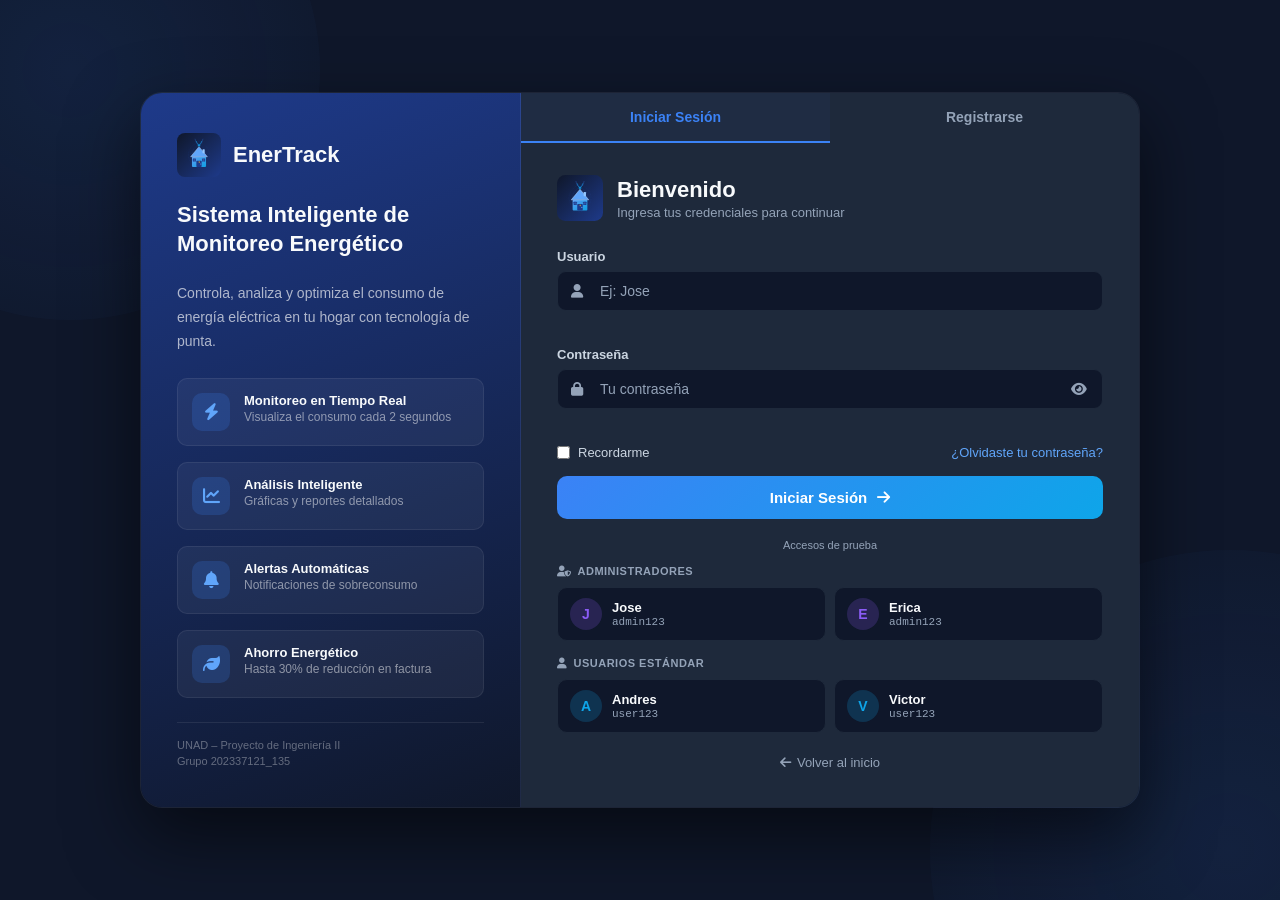
<file: html/alertas.html>
﻿﻿<!DOCTYPE html>
<html lang="es">
<head>
    <meta charset="UTF-8">
    <meta name="viewport" content="width=device-width, initial-scale=1.0">
    <link rel="icon" type="image/svg+xml" href="../favicon.svg">
    <title>Alertas – EnerTrack</title>
    <link rel="stylesheet" href="https://cdnjs.cloudflare.com/ajax/libs/font-awesome/6.4.0/css/all.min.css">
    <link rel="stylesheet" href="../css/common.css">
    <link rel="stylesheet" href="../css/notifications.css">
    <link rel="stylesheet" href="../css/alertas.css">
</head>
<body>
<div class="app-container">

    <aside class="sidebar" id="sidebar">
        <div class="sidebar-header">
            <div class="sidebar-logo">
                <img src="../assets/logo.svg" alt="EnerTrack" style="width:100%;height:100%;object-fit:contain;">
            </div>
            <div class="sidebar-title">
                <h2>EnerTrack</h2>
                <p id="sidebarSubtitle">Panel</p>
            </div>
        </div>

        <!-- El nav se construye dinámicamente por buildSidebar() en auth.js -->
        <nav class="sidebar-nav" id="sidebarNav"></nav>

        <div class="sidebar-footer">
            <div class="user-info">
                <div class="user-avatar" id="userAvatar"></div>
                <div class="user-details">
                    <h4 id="userName"></h4>
                    <p id="userRole"></p>
                </div>
            </div>
            <button class="btn-logout" id="logoutBtn">
                <i class="fas fa-sign-out-alt"></i><span>Cerrar Sesión</span>
            </button>
        </div>
    </aside>

    <div class="sidebar-overlay" id="sidebarOverlay"></div>

    <main class="main-content">
        <nav class="navbar">
            <div class="navbar-left">
                <button class="menu-toggle" id="menuToggle" aria-label="Abrir menú">
                    <i class="fas fa-bars"></i>
                </button>
                <div>
                    <h1>Centro de Alertas</h1>
                    <p>Notificaciones y avisos del sistema</p>
                </div>
            </div>
            <div class="navbar-right">
                <button class="btn btn-secondary" id="markAllRead">
                    <i class="fas fa-check-double"></i><span>Marcar todas leídas</span>
                </button>
                <div class="notif-wrapper">
                    <button class="notif-btn" id="notifBtn" aria-label="Notificaciones">
                        <i class="fas fa-bell"></i>
                        <span class="notif-badge" id="notifBadge">3</span>
                    </button>
                    <div class="notif-panel" id="notifPanel"></div>
                </div>
                <div class="navbar-user">
                    <div class="user-avatar-sm" id="navAvatar"></div>
                    <span id="navUserName"></span>
                </div>
            </div>
        </nav>

        <div class="page-content">

            <div class="cards-grid">
                <div class="card card-red">
                    <div class="card-header">
                        <span class="card-title">Alertas Activas</span>
                        <div class="card-icon"><i class="fas fa-exclamation-circle"></i></div>
                    </div>
                    <div class="card-value" id="activeAlerts">3</div>
                    <div class="card-label">Requieren atención</div>
                </div>
                <div class="card card-red">
                    <div class="card-header">
                        <span class="card-title">Críticas</span>
                        <div class="card-icon"><i class="fas fa-exclamation-triangle"></i></div>
                    </div>
                    <div class="card-value" id="criticalAlerts">1</div>
                    <div class="card-label">Alta prioridad</div>
                </div>
                <div class="card card-yellow">
                    <div class="card-header">
                        <span class="card-title">Advertencias</span>
                        <div class="card-icon"><i class="fas fa-exclamation"></i></div>
                    </div>
                    <div class="card-value" id="warningAlerts">2</div>
                    <div class="card-label">Media prioridad</div>
                </div>
                <div class="card card-blue">
                    <div class="card-header">
                        <span class="card-title">Informativas</span>
                        <div class="card-icon"><i class="fas fa-info-circle"></i></div>
                    </div>
                    <div class="card-value" id="infoAlerts">2</div>
                    <div class="card-label">Baja prioridad</div>
                </div>
            </div>

            <div class="alerts-filters">
                <button class="filter-btn active" data-filter="all">
                    <i class="fas fa-th"></i><span>Todas</span>
                </button>
                <button class="filter-btn" data-filter="critical">
                    <i class="fas fa-exclamation-circle"></i><span>Críticas</span>
                </button>
                <button class="filter-btn" data-filter="warning">
                    <i class="fas fa-exclamation-triangle"></i><span>Advertencias</span>
                </button>
                <button class="filter-btn" data-filter="info">
                    <i class="fas fa-info-circle"></i><span>Informativas</span>
                </button>
            </div>

            <div class="alerts-container" id="alertsContainer"></div>

        </div>
    </main>
</div>

<button class="scroll-top" id="scrollTop" aria-label="Volver arriba">
    <i class="fas fa-chevron-up"></i>
</button>

<script src="../js/auth.js"></script>
<script src="../js/data.js"></script>
<script src="../js/notifications.js"></script>
<script src="../js/alertas.js"></script>
</body>
</html>
</file>
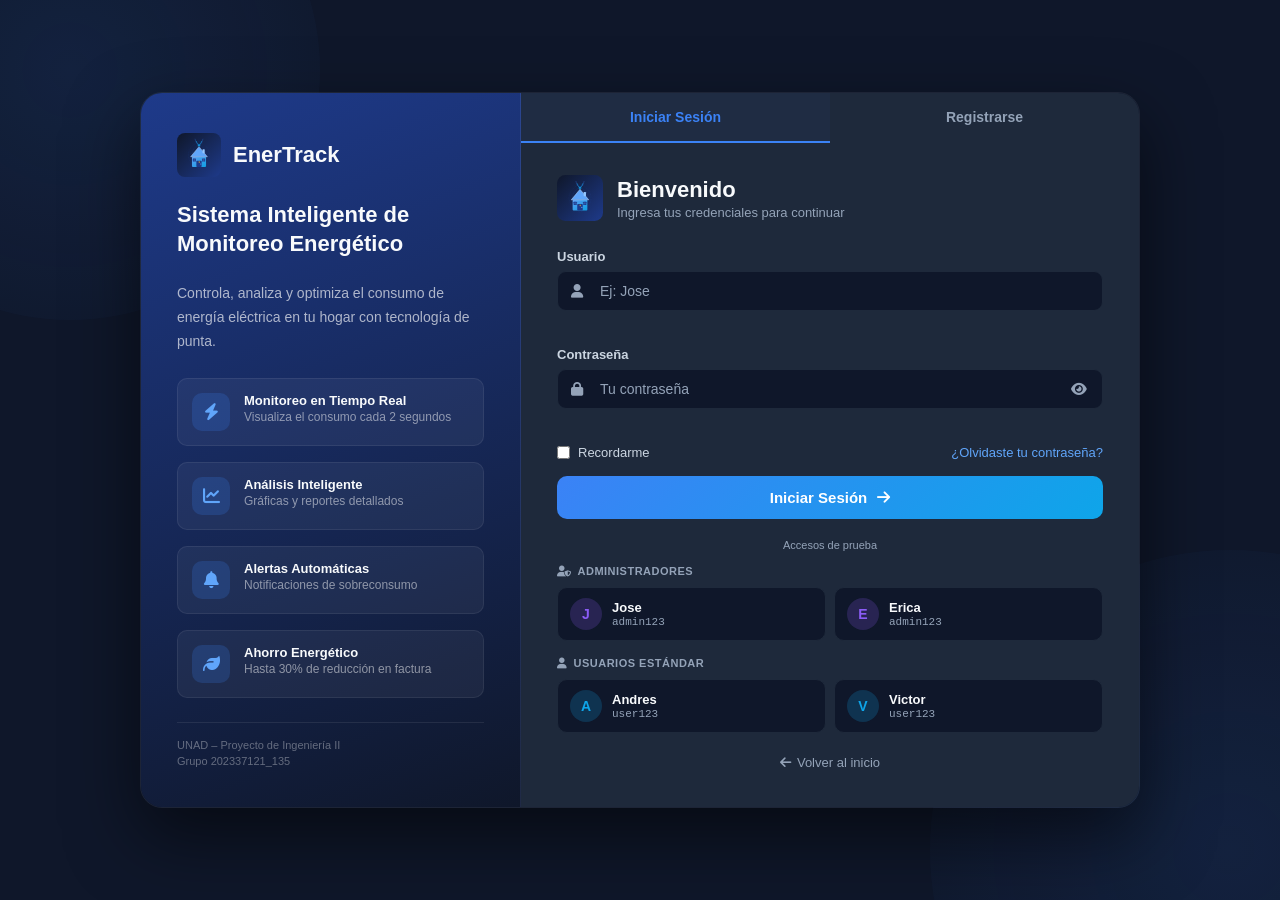
<file: html/configuracion.html>
﻿﻿<!DOCTYPE html>
<html lang="es">
<head>
    <meta charset="UTF-8">
    <meta name="viewport" content="width=device-width, initial-scale=1.0">
    <link rel="icon" type="image/svg+xml" href="../favicon.svg">
    <title>Configuración – EnerTrack</title>
    <link rel="stylesheet" href="https://cdnjs.cloudflare.com/ajax/libs/font-awesome/6.4.0/css/all.min.css">
    <link rel="stylesheet" href="../css/common.css">
    <link rel="stylesheet" href="../css/notifications.css">
    <link rel="stylesheet" href="../css/configuracion.css">
</head>
<body>
<div class="app-container">

    <aside class="sidebar" id="sidebar">
        <div class="sidebar-header">
            <div class="sidebar-logo">
                <img src="../assets/logo.svg" alt="EnerTrack" style="width:100%;height:100%;object-fit:contain;">
            </div>
            <div class="sidebar-title">
                <h2>EnerTrack</h2>
                <p id="sidebarSubtitle">Panel</p>
            </div>
        </div>

        <nav class="sidebar-nav" id="sidebarNav"></nav>

        <div class="sidebar-footer">
            <div class="user-info">
                <div class="user-avatar" id="userAvatar"></div>
                <div class="user-details">
                    <h4 id="userName"></h4>
                    <p id="userRole"></p>
                </div>
            </div>
            <button class="btn-logout" id="logoutBtn">
                <i class="fas fa-sign-out-alt"></i><span>Cerrar Sesión</span>
            </button>
        </div>
    </aside>

    <div class="sidebar-overlay" id="sidebarOverlay"></div>

    <main class="main-content">
        <nav class="navbar">
            <div class="navbar-left">
                <button class="menu-toggle" id="menuToggle" aria-label="Abrir menú">
                    <i class="fas fa-bars"></i>
                </button>
                <div>
                    <h1 id="pageTitle">Configuración</h1>
                    <p>Personaliza tu experiencia en EnerTrack</p>
                </div>
            </div>
            <div class="navbar-right">
                <div class="notif-wrapper">
                    <button class="notif-btn" id="notifBtn" aria-label="Notificaciones">
                        <i class="fas fa-bell"></i>
                        <span class="notif-badge" id="notifBadge">3</span>
                    </button>
                    <div class="notif-panel" id="notifPanel"></div>
                </div>
                <div class="navbar-user">
                    <div class="user-avatar-sm" id="navAvatar"></div>
                    <span id="navUserName"></span>
                </div>
            </div>
        </nav>

        <div class="page-content">
            <div class="config-grid">

                <div class="config-card">
                    <div class="config-header">
                        <div class="config-icon" style="background:rgba(59,130,246,0.1);color:#3b82f6">
                            <i class="fas fa-user"></i>
                        </div>
                        <div>
                            <h3>Perfil de Usuario</h3>
                            <p>Información personal y preferencias</p>
                        </div>
                    </div>
                    <div class="config-body">
                        <div class="form-group">
                            <label for="profileName">Nombre de Usuario</label>
                            <input type="text" id="profileName" readonly>
                        </div>
                        <div class="form-group">
                            <label for="profileEmail">Correo Electrónico</label>
                            <input type="email" id="profileEmail" placeholder="usuario@ejemplo.com">
                        </div>
                        <div class="form-group">
                            <label for="profilePhone">Teléfono</label>
                            <input type="tel" id="profilePhone" placeholder="+57 300 123 4567">
                        </div>
                        <button class="btn btn-primary btn-save-profile">
                            <i class="fas fa-save"></i><span>Guardar Cambios</span>
                        </button>
                    </div>
                </div>

                <div class="config-card">
                    <div class="config-header">
                        <div class="config-icon" style="background:rgba(239,68,68,0.1);color:#ef4444">
                            <i class="fas fa-bell"></i>
                        </div>
                        <div>
                            <h3>Configuración de Alertas</h3>
                            <p>Gestiona tus notificaciones</p>
                        </div>
                    </div>
                    <div class="config-body">
                        <div class="setting-item">
                            <div class="setting-info">
                                <div class="setting-title">Alertas de Consumo Elevado</div>
                                <div class="setting-description">Notificar cuando el consumo supere el límite</div>
                            </div>
                            <label class="toggle">
                                <input type="checkbox" checked>
                                <span class="toggle-slider"></span>
                            </label>
                        </div>
                        <div class="setting-item">
                            <div class="setting-info">
                                <div class="setting-title">Alertas de Dispositivos</div>
                                <div class="setting-description">Notificar cuando un dispositivo cambie de estado</div>
                            </div>
                            <label class="toggle">
                                <input type="checkbox" checked>
                                <span class="toggle-slider"></span>
                            </label>
                        </div>
                        <div class="setting-item">
                            <div class="setting-info">
                                <div class="setting-title">Recomendaciones Diarias</div>
                                <div class="setting-description">Recibir consejos de ahorro energético</div>
                            </div>
                            <label class="toggle">
                                <input type="checkbox" checked>
                                <span class="toggle-slider"></span>
                            </label>
                        </div>
                        <div class="form-group" style="margin-top:16px">
                            <label for="monthlyLimit">Límite de Consumo Mensual (kWh)</label>
                            <input type="number" id="monthlyLimit" value="350" min="0" max="9999">
                        </div>
                    </div>
                </div>

                <div class="config-card">
                    <div class="config-header">
                        <div class="config-icon" style="background:rgba(139,92,246,0.1);color:#8b5cf6">
                            <i class="fas fa-sliders-h"></i>
                        </div>
                        <div>
                            <h3>Preferencias del Sistema</h3>
                            <p>Personaliza la interfaz</p>
                        </div>
                    </div>
                    <div class="config-body">
                        <div class="form-group">
                            <label for="langSelect">Idioma</label>
                            <select id="langSelect" title="Seleccionar idioma">
                                <option value="es" selected>Español</option>
                                <option value="en">English</option>
                                <option value="pt">Português</option>
                            </select>
                        </div>
                        <div class="form-group">
                            <label for="tzSelect">Zona Horaria</label>
                            <select id="tzSelect" title="Seleccionar zona horaria">
                                <option value="America/Bogota" selected>Bogotá (GMT-5)</option>
                                <option value="America/Mexico_City">Ciudad de México (GMT-6)</option>
                                <option value="America/Buenos_Aires">Buenos Aires (GMT-3)</option>
                            </select>
                        </div>
                        <div class="form-group">
                            <label for="dateFormat">Formato de Fecha</label>
                            <select id="dateFormat" title="Seleccionar formato de fecha">
                                <option value="DD/MM/YYYY" selected>DD/MM/YYYY</option>
                                <option value="MM/DD/YYYY">MM/DD/YYYY</option>
                                <option value="YYYY-MM-DD">YYYY-MM-DD</option>
                            </select>
                        </div>
                        <div class="setting-item">
                            <div class="setting-info">
                                <div class="setting-title">Modo Oscuro</div>
                                <div class="setting-description">Interfaz con colores oscuros (activo)</div>
                            </div>
                            <label class="toggle">
                                <input type="checkbox" checked>
                                <span class="toggle-slider"></span>
                            </label>
                        </div>
                    </div>
                </div>

                <div class="config-card">
                    <div class="config-header">
                        <div class="config-icon" style="background:rgba(16,185,129,0.1);color:#10b981">
                            <i class="fas fa-shield-alt"></i>
                        </div>
                        <div>
                            <h3>Seguridad</h3>
                            <p>Protege tu cuenta</p>
                        </div>
                    </div>
                    <div class="config-body">
                        <div class="form-group">
                            <label for="currentPass">Contraseña Actual</label>
                            <input type="password" id="currentPass" placeholder="Ingresa tu contraseña actual">
                        </div>
                        <div class="form-group">
                            <label for="newPass">Nueva Contraseña</label>
                            <input type="password" id="newPass" placeholder="Mínimo 6 caracteres">
                        </div>
                        <div class="form-group">
                            <label for="confirmPass">Confirmar Contraseña</label>
                            <input type="password" id="confirmPass" placeholder="Repite la nueva contraseña">
                        </div>
                        <button class="btn btn-primary" id="btnChangePass">
                            <i class="fas fa-key"></i><span>Cambiar Contraseña</span>
                        </button>
                    </div>
                </div>

                <div class="config-card">
                    <div class="config-header">
                        <div class="config-icon" style="background:rgba(245,158,11,0.1);color:#f59e0b">
                            <i class="fas fa-info-circle"></i>
                        </div>
                        <div>
                            <h3>Información del Sistema</h3>
                            <p>Detalles de la aplicación</p>
                        </div>
                    </div>
                    <div class="config-body">
                        <div class="info-item">
                            <span class="info-label">Versión</span>
                            <span class="info-value">1.0.0</span>
                        </div>
                        <div class="info-item">
                            <span class="info-label">Última Actualización</span>
                            <span class="info-value">Mayo 2026</span>
                        </div>
                        <div class="info-item">
                            <span class="info-label">Dispositivos Conectados</span>
                            <span class="info-value">10</span>
                        </div>
                        <div class="info-item">
                            <span class="info-label">Disponibilidad</span>
                            <span class="info-value">24/7</span>
                        </div>
                        <div class="info-item">
                            <span class="info-label">Proyecto</span>
                            <span class="info-value">UNAD – Ingeniería II</span>
                        </div>
                    </div>
                </div>

                <div class="config-card">
                    <div class="config-header">
                        <div class="config-icon" style="background:rgba(239,68,68,0.1);color:#ef4444">
                            <i class="fas fa-tools"></i>
                        </div>
                        <div>
                            <h3>Acciones del Sistema</h3>
                            <p>Gestión avanzada</p>
                        </div>
                    </div>
                    <div class="config-body">
                        <button class="btn btn-secondary btn-system-action" data-action="export"
                            style="width:100%;margin-bottom:10px;justify-content:flex-start">
                            <i class="fas fa-download"></i><span>Exportar Datos</span>
                        </button>
                        <button class="btn btn-secondary btn-system-action" data-action="sync"
                            style="width:100%;margin-bottom:10px;justify-content:flex-start">
                            <i class="fas fa-sync"></i><span>Sincronizar Dispositivos</span>
                        </button>
                        <button class="btn btn-secondary btn-system-action" data-action="cache"
                            style="width:100%;margin-bottom:10px;justify-content:flex-start">
                            <i class="fas fa-trash-restore"></i><span>Limpiar Caché</span>
                        </button>
                        <button class="btn btn-secondary btn-system-action" data-action="reset"
                            style="width:100%;background:rgba(239,68,68,0.08);color:#ef4444;border-color:rgba(239,68,68,0.25);justify-content:flex-start">
                            <i class="fas fa-undo"></i><span>Restablecer Configuración</span>
                        </button>
                    </div>
                </div>

            </div>
        </div>
    </main>
</div>

<button class="scroll-top" id="scrollTop" aria-label="Volver arriba">
    <i class="fas fa-chevron-up"></i>
</button>

<script src="../js/auth.js"></script>
<script src="../js/data.js"></script>
<script src="../js/notifications.js"></script>
<script src="../js/configuracion.js"></script>
</body>
</html>
</file>
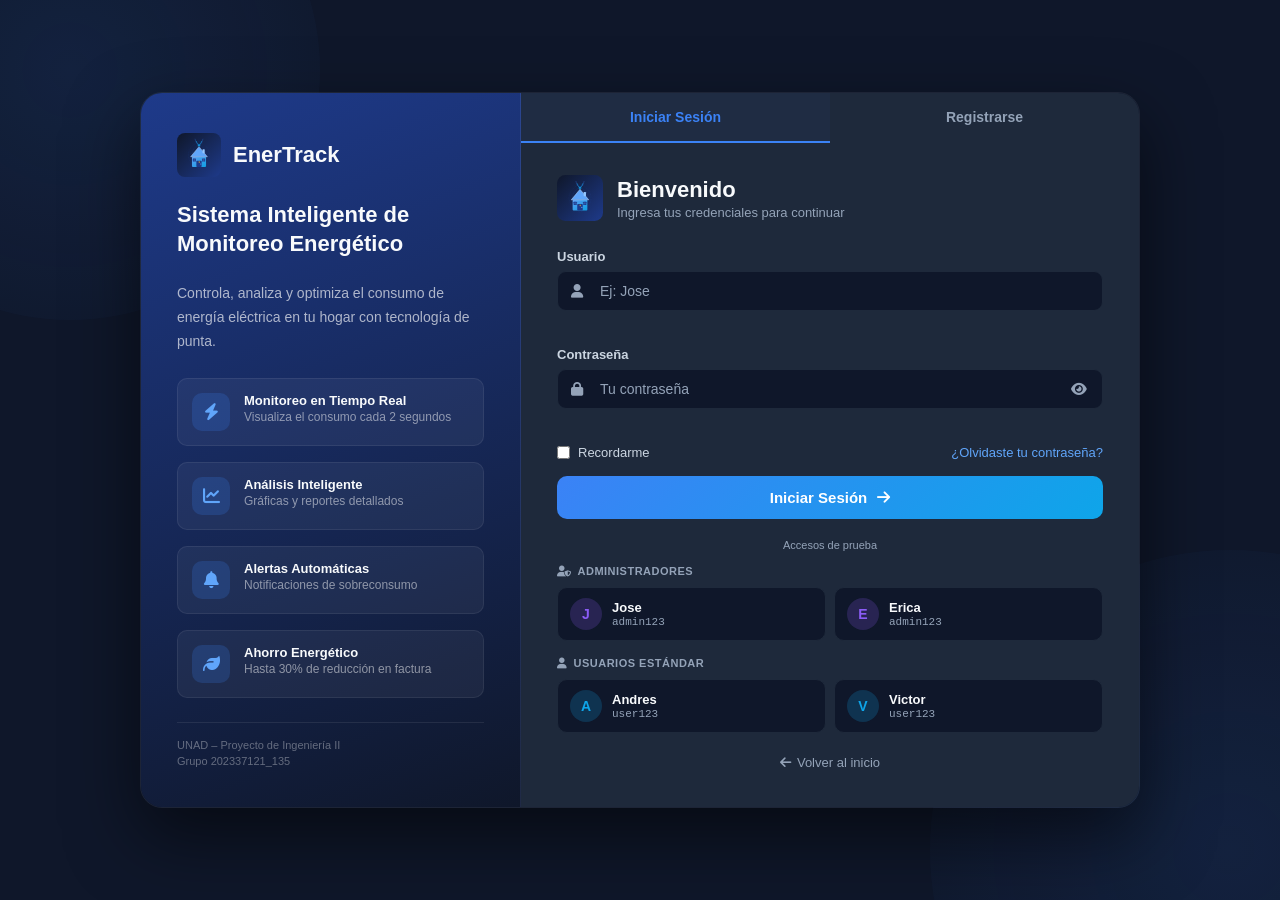
<file: html/dispositivos.html>
﻿﻿<!DOCTYPE html>
<html lang="es">
<head>
    <meta charset="UTF-8">
    <meta name="viewport" content="width=device-width, initial-scale=1.0">
    <link rel="icon" type="image/svg+xml" href="../favicon.svg">
    <title>Dispositivos – EnerTrack</title>
    <link rel="stylesheet" href="https://cdnjs.cloudflare.com/ajax/libs/font-awesome/6.4.0/css/all.min.css">
    <link rel="stylesheet" href="../css/common.css">
    <link rel="stylesheet" href="../css/notifications.css">
    <link rel="stylesheet" href="../css/dispositivos.css">
</head>
<body>
<div class="app-container">

    <aside class="sidebar" id="sidebar">
        <div class="sidebar-header">
            <div class="sidebar-logo"><img src="../assets/logo.svg" alt="EnerTrack" style="width:100%;height:100%;object-fit:contain;"></div>
            <div class="sidebar-title"><h2>EnerTrack</h2><p id="sidebarSubtitle">Panel</p></div>
        </div>
        <nav class="sidebar-nav" id="sidebarNav"></nav>
        <div class="sidebar-footer">
            <div class="user-info">
                <div class="user-avatar" id="userAvatar"></div>
                <div class="user-details"><h4 id="userName"></h4><p id="userRole"></p></div>
            </div>
            <button class="btn-logout" id="logoutBtn" type="button"><i class="fas fa-sign-out-alt"></i><span>Cerrar Sesión</span></button>
        </div>
    </aside>

    <div class="sidebar-overlay" id="sidebarOverlay"></div>

    <main class="main-content">
        <nav class="navbar">
            <div class="navbar-left">
                <button class="menu-toggle" id="menuToggle" type="button" aria-label="Abrir menú"><i class="fas fa-bars"></i></button>
                <div>
                    <h1>Gestión de Dispositivos</h1>
                    <p><span class="realtime-dot"></span>Monitoreo en tiempo real</p>
                </div>
            </div>
            <div class="navbar-right">
                <div class="notif-wrapper">
                    <button class="notif-btn" id="notifBtn" type="button" aria-label="Notificaciones">
                        <i class="fas fa-bell"></i><span class="notif-badge" id="notifBadge">3</span>
                    </button>
                    <div class="notif-panel" id="notifPanel"></div>
                </div>
                <div class="navbar-user">
                    <div class="user-avatar-sm" id="navAvatar"></div>
                    <span id="navUserName"></span>
                </div>
            </div>
        </nav>

        <div class="page-content">

            <!-- Stats -->
            <div class="cards-grid" style="grid-template-columns:repeat(4,1fr)">
                <div class="card card-blue">
                    <div class="card-header"><span class="card-title">Total Sensores</span><div class="card-icon"><i class="fas fa-microchip"></i></div></div>
                    <div class="card-value" id="statTotal">10</div>
                    <div class="card-label">Registrados en el sistema</div>
                </div>
                <div class="card card-green">
                    <div class="card-header"><span class="card-title">Activos</span><div class="card-icon"><i class="fas fa-power-off"></i></div></div>
                    <div class="card-value" id="statActive">7</div>
                    <div class="card-label">En funcionamiento ahora</div>
                </div>
                <div class="card card-yellow">
                    <div class="card-header"><span class="card-title">Consumo Total</span><div class="card-icon"><i class="fas fa-bolt"></i></div></div>
                    <div class="card-value" id="statConsumption">1,337 W</div>
                    <div class="card-label">Suma de activos</div>
                </div>
                <div class="card card-purple">
                    <div class="card-header"><span class="card-title">Eficiencia</span><div class="card-icon"><i class="fas fa-leaf"></i></div></div>
                    <div class="card-value">A</div>
                    <div class="card-label">Clasificación promedio</div>
                </div>
            </div>

            <!-- Controles -->
            <div class="controls-bar">
                <div class="search-box">
                    <i class="fas fa-search"></i>
                    <input type="text" id="searchInput" placeholder="Buscar dispositivo, área o tipo...">
                </div>
                <div class="filter-buttons">
                    <button class="filter-btn active" data-filter="all" type="button"><i class="fas fa-th"></i><span>Todos</span></button>
                    <button class="filter-btn" data-filter="active" type="button"><i class="fas fa-check-circle"></i><span>Activos</span></button>
                    <button class="filter-btn" data-filter="inactive" type="button"><i class="fas fa-times-circle"></i><span>Inactivos</span></button>
                </div>
                <select class="select-period" id="areaFilter" title="Filtrar por área">
                    <option value="all">Todas las áreas</option>
                    <option value="Cocina">Cocina</option>
                    <option value="Sala">Sala</option>
                    <option value="Habitación">Habitación</option>
                    <option value="Baño">Baño</option>
                    <option value="Oficina">Oficina</option>
                    <option value="Lavandería">Lavandería</option>
                    <option value="General">General</option>
                </select>
                <div class="view-toggle">
                    <button class="view-btn active" data-view="grid" type="button" title="Vista tarjetas"><i class="fas fa-th-large"></i></button>
                    <button class="view-btn" data-view="list" type="button" title="Vista tabla"><i class="fas fa-list"></i></button>
                </div>
                <button class="btn btn-primary" id="openModalBtn" type="button">
                    <i class="fas fa-plus"></i><span>Agregar Sensor</span>
                </button>
            </div>

            <!-- Grid view -->
            <div id="gridView">
                <div class="devices-grid" id="devicesGrid"></div>
            </div>

            <!-- Table view -->
            <div id="tableView" style="display:none">
                <div class="table-container">
                    <table class="table">
                        <thead>
                            <tr>
                                <th>Dispositivo</th><th>Área</th><th>Tipo</th>
                                <th>Consumo</th><th>Eficiencia</th><th>Estado</th><th>Acciones</th>
                            </tr>
                        </thead>
                        <tbody id="devicesTableBody"></tbody>
                    </table>
                </div>
            </div>

        </div>
    </main>
</div>

<!-- ══════════════════════════════════════════════════════════════
     WIZARD: Agregar Sensor (4 pasos)
══════════════════════════════════════════════════════════════ -->
<div class="wizard-overlay" id="wizardOverlay">
    <div class="wizard-container">

        <!-- Header -->
        <div class="wizard-header">
            <div class="wizard-header-top">
                <div>
                    <div class="wizard-title">Agregar Nuevo Sensor</div>
                    <div class="wizard-subtitle">Conecta un nuevo sensor de monitoreo de energía</div>
                </div>
                <button class="wizard-close" id="wizardClose" type="button" aria-label="Cerrar"><i class="fas fa-times"></i></button>
            </div>

            <!-- Steps -->
            <div class="wizard-steps" id="wizardSteps">
                <div class="wizard-step-item active" data-step="1">
                    <div class="step-circle" id="stepCircle1"><i class="fas fa-plug"></i></div>
                    <span class="step-label">Conectar</span>
                </div>
                <div class="step-line" id="stepLine1"></div>
                <div class="wizard-step-item" data-step="2">
                    <div class="step-circle" id="stepCircle2"><i class="fas fa-wifi"></i></div>
                    <span class="step-label">WiFi</span>
                </div>
                <div class="step-line" id="stepLine2"></div>
                <div class="wizard-step-item" data-step="3">
                    <div class="step-circle" id="stepCircle3"><i class="fas fa-cog"></i></div>
                    <span class="step-label">Configurar</span>
                </div>
                <div class="step-line" id="stepLine3"></div>
                <div class="wizard-step-item" data-step="4">
                    <div class="step-circle" id="stepCircle4"><i class="fas fa-check"></i></div>
                    <span class="step-label">Listo</span>
                </div>
            </div>
        </div>

        <!-- Body -->
        <div class="wizard-body">

            <!-- PASO 1: Conectar sensor -->
            <div class="wizard-panel active" id="wizardPanel1">
                <div class="wizard-panel-title">Prepara el sensor</div>
                <div class="wizard-panel-desc">Conecta físicamente el sensor EnerTrack a una toma de corriente y espera la señal de emparejamiento.</div>

                <div class="instruction-list">
                    <div class="instruction-item">
                        <div class="instruction-num">1</div>
                        <div class="instruction-text"><strong>Toma el sensor EnerTrack de la caja</strong><br>Verifica que el sensor esté en buen estado y sin daños visibles.</div>
                    </div>
                    <div class="instruction-item">
                        <div class="instruction-num">2</div>
                        <div class="instruction-text"><strong>Conecta el sensor a una toma de corriente</strong><br>Usa una toma cercana al dispositivo que deseas monitorear.</div>
                    </div>
                    <div class="instruction-item">
                        <div class="instruction-num">3</div>
                        <div class="instruction-text"><strong>Espera a que el LED azul parpadee</strong><br>El LED indica que el sensor está listo para configurarse (aprox. 10 segundos).</div>
                    </div>
                    <div class="instruction-item">
                        <div class="instruction-num">4</div>
                        <div class="instruction-text"><strong>Activa el modo emparejamiento</strong><br>Mantén presionado el botón lateral durante <strong>3 segundos</strong> hasta que el LED cambie a azul rápido.</div>
                    </div>
                </div>

                <div class="led-indicator" id="ledIndicator">
                    <div class="led-dot"></div>
                    <span class="led-text">LED azul parpadeando — Sensor listo para configurarse</span>
                </div>

                <div class="form-group">
                    <label>
                        <input type="checkbox" id="sensorPlugged" style="margin-right:8px;accent-color:var(--secondary-blue)">
                        Sensor enchufado y LED azul parpadeando
                    </label>
                </div>
            </div>

            <!-- PASO 2: Conectar WiFi -->
            <div class="wizard-panel" id="wizardPanel2">
                <div class="wizard-panel-title">Conecta a WiFi</div>
                <div class="wizard-panel-desc">Selecciona tu red WiFi y proporciona la contraseña para que el sensor pueda enviar datos.</div>

                <div class="wifi-list" id="wifiList">
                    <div class="wifi-item" data-ssid="EnerTrack_Home" onclick="selectWifi(this)">
                        <i class="fas fa-wifi wifi-icon"></i>
                        <span class="wifi-name">EnerTrack_Home</span>
                        <span class="wifi-signal">Señal: Excelente</span>
                        <i class="fas fa-lock wifi-lock"></i>
                    </div>
                    <div class="wifi-item" data-ssid="Hogar_WiFi_5G" onclick="selectWifi(this)">
                        <i class="fas fa-wifi wifi-icon"></i>
                        <span class="wifi-name">Hogar_WiFi_5G</span>
                        <span class="wifi-signal">Señal: Buena</span>
                        <i class="fas fa-lock wifi-lock"></i>
                    </div>
                    <div class="wifi-item" data-ssid="Red_Familiar" onclick="selectWifi(this)">
                        <i class="fas fa-wifi wifi-icon" style="color:var(--warning-color)"></i>
                        <span class="wifi-name">Red_Familiar</span>
                        <span class="wifi-signal">Señal: Regular</span>
                        <i class="fas fa-lock wifi-lock"></i>
                    </div>
                    <div class="wifi-item" data-ssid="Otra_Red" onclick="selectWifi(this)">
                        <i class="fas fa-wifi wifi-icon" style="color:var(--text-muted)"></i>
                        <span class="wifi-name">Otra_Red</span>
                        <span class="wifi-signal">Señal: Débil</span>
                        <i class="fas fa-lock wifi-lock"></i>
                    </div>
                </div>

                <div class="form-group" id="wifiPasswordGroup" style="display:none">
                    <label for="wifiPassword">Contraseña de <span id="selectedWifiName"></span></label>
                    <div style="position:relative">
                        <input type="password" id="wifiPassword" placeholder="Ingresa la contraseña WiFi" style="padding-right:44px">
                        <button type="button" id="toggleWifiPass" style="position:absolute;right:12px;top:50%;transform:translateY(-50%);background:none;border:none;color:var(--text-muted);cursor:pointer;font-size:15px">
                            <i class="fas fa-eye" id="wifiEyeIcon"></i>
                        </button>
                    </div>
                    <span class="field-err" id="errWifiPass"></span>
                </div>

                <div class="form-group">
                    <button type="button" class="btn btn-secondary" id="scanWifiBtn" style="width:100%">
                        <i class="fas fa-sync-alt"></i><span>Buscar redes disponibles</span>
                    </button>
                </div>
            </div>

            <!-- PASO 3: Configurar dispositivo -->
            <div class="wizard-panel" id="wizardPanel3">
                <div class="wizard-panel-title">Configura el dispositivo</div>
                <div class="wizard-panel-desc">Asigna un nombre, área y categoría al sensor para identificarlo en el sistema.</div>

                <div class="form-row">
                    <div class="form-group">
                        <label for="wDeviceName">Nombre del Dispositivo <span style="color:var(--error-color)">*</span></label>
                        <input type="text" id="wDeviceName" placeholder="Ej: Refrigerador Samsung">
                        <span class="field-err" id="wErrName"></span>
                    </div>
                    <div class="form-group">
                        <label for="wDeviceArea">Área del Hogar <span style="color:var(--error-color)">*</span></label>
                        <select id="wDeviceArea" title="Seleccionar área">
                            <option value="">Seleccionar área</option>
                            <option value="Cocina">Cocina</option>
                            <option value="Sala">Sala</option>
                            <option value="Habitación">Habitación</option>
                            <option value="Baño">Baño</option>
                            <option value="Oficina">Oficina</option>
                            <option value="Lavandería">Lavandería</option>
                            <option value="General">General</option>
                        </select>
                        <span class="field-err" id="wErrArea"></span>
                    </div>
                </div>
                <div class="form-row">
                    <div class="form-group">
                        <label for="wDeviceType">Tipo de Dispositivo <span style="color:var(--error-color)">*</span></label>
                        <select id="wDeviceType" title="Seleccionar tipo">
                            <option value="">Seleccionar tipo</option>
                            <option value="Electrodoméstico">Electrodoméstico</option>
                            <option value="Climatización">Climatización</option>
                            <option value="Entretenimiento">Entretenimiento</option>
                            <option value="Electrónica">Electrónica</option>
                            <option value="Iluminación">Iluminación</option>
                        </select>
                        <span class="field-err" id="wErrType"></span>
                    </div>
                    <div class="form-group">
                        <label for="wDeviceConsumption">Consumo Estimado (W) <span style="color:var(--error-color)">*</span></label>
                        <input type="number" id="wDeviceConsumption" placeholder="Ej: 150" min="1" max="10000">
                        <span class="field-err" id="wErrConsumption"></span>
                    </div>
                </div>
                <div class="form-row">
                    <div class="form-group">
                        <label for="wDeviceEfficiency">Eficiencia Energética</label>
                        <select id="wDeviceEfficiency" title="Seleccionar eficiencia">
                            <option value="A++">A++ (Muy eficiente)</option>
                            <option value="A+" selected>A+ (Eficiente)</option>
                            <option value="A">A (Buena)</option>
                            <option value="B+">B+ (Aceptable)</option>
                            <option value="B">B (Regular)</option>
                            <option value="C">C (Baja)</option>
                        </select>
                    </div>
                    <div class="form-group">
                        <label for="wDeviceStatus">Estado Inicial</label>
                        <select id="wDeviceStatus" title="Seleccionar estado">
                            <option value="active">Activo</option>
                            <option value="inactive">Inactivo</option>
                        </select>
                    </div>
                </div>
            </div>

            <!-- PASO 4: Éxito -->
            <div class="wizard-panel" id="wizardPanel4">
                <div class="wizard-success">
                    <div class="success-icon"><i class="fas fa-check"></i></div>
                    <div class="success-title">¡Sensor conectado exitosamente!</div>
                    <div class="success-desc">El sensor ha sido registrado y ya está monitoreando el consumo energético en tiempo real.</div>
                    <div class="success-details" id="successDetails"></div>
                    <div class="led-indicator">
                        <div class="led-dot"></div>
                        <span class="led-text">Sensor activo — Enviando datos cada 2 segundos</span>
                    </div>
                </div>
            </div>

        </div>

        <!-- Footer -->
        <div class="wizard-footer">
            <div class="wizard-footer-left" id="wizardStepLabel">Paso 1 de 4</div>
            <div class="wizard-footer-right">
                <button class="btn btn-secondary" id="wizardBack" type="button" style="display:none">
                    <i class="fas fa-arrow-left"></i><span>Anterior</span>
                </button>
                <button class="btn btn-primary" id="wizardNext" type="button">
                    <span>Siguiente</span><i class="fas fa-arrow-right"></i>
                </button>
            </div>
        </div>

    </div>
</div>

<!-- Modal Editar Dispositivo -->
<div class="modal edit-device-modal" id="editDeviceModal">
    <div class="modal-content">
        <div class="modal-header">
            <h3><i class="fas fa-edit" style="color:var(--secondary-blue);margin-right:8px"></i>Editar Dispositivo</h3>
            <button class="modal-close" id="closeEditModal" type="button"><i class="fas fa-times"></i></button>
        </div>
        <div class="modal-body">
            <input type="hidden" id="editDeviceId">
            <div class="form-row">
                <div class="form-group">
                    <label for="editName">Nombre</label>
                    <input type="text" id="editName" placeholder="Nombre del dispositivo">
                </div>
                <div class="form-group">
                    <label for="editArea">Área</label>
                    <select id="editArea" title="Área">
                        <option value="Cocina">Cocina</option>
                        <option value="Sala">Sala</option>
                        <option value="Habitación">Habitación</option>
                        <option value="Baño">Baño</option>
                        <option value="Oficina">Oficina</option>
                        <option value="Lavandería">Lavandería</option>
                        <option value="General">General</option>
                    </select>
                </div>
            </div>
            <div class="form-row">
                <div class="form-group">
                    <label for="editType">Tipo</label>
                    <select id="editType" title="Tipo">
                        <option value="Electrodoméstico">Electrodoméstico</option>
                        <option value="Climatización">Climatización</option>
                        <option value="Entretenimiento">Entretenimiento</option>
                        <option value="Electrónica">Electrónica</option>
                        <option value="Iluminación">Iluminación</option>
                    </select>
                </div>
                <div class="form-group">
                    <label for="editConsumption">Consumo (W)</label>
                    <input type="number" id="editConsumption" min="1" max="10000">
                </div>
            </div>
            <div class="form-row">
                <div class="form-group">
                    <label for="editEfficiency">Eficiencia</label>
                    <select id="editEfficiency" title="Eficiencia">
                        <option value="A++">A++</option>
                        <option value="A+">A+</option>
                        <option value="A">A</option>
                        <option value="B+">B+</option>
                        <option value="B">B</option>
                        <option value="C">C</option>
                    </select>
                </div>
                <div class="form-group">
                    <label for="editStatus">Estado</label>
                    <select id="editStatus" title="Estado">
                        <option value="active">Activo</option>
                        <option value="inactive">Inactivo</option>
                    </select>
                </div>
            </div>
            <div class="modal-footer">
                <button class="btn btn-secondary" id="cancelEditModal" type="button">Cancelar</button>
                <button class="btn btn-primary" id="saveEditDevice" type="button">
                    <i class="fas fa-save"></i><span>Guardar Cambios</span>
                </button>
            </div>
        </div>
    </div>
</div>

<button class="scroll-top" id="scrollTop" type="button" aria-label="Volver arriba" title="Volver arriba"><i class="fas fa-chevron-up"></i></button>

<script src="../js/auth.js"></script>
<script src="../js/data.js"></script>
<script src="../js/notifications.js"></script>
<script src="../js/dispositivos.js"></script>
</body>
</html>
</file>
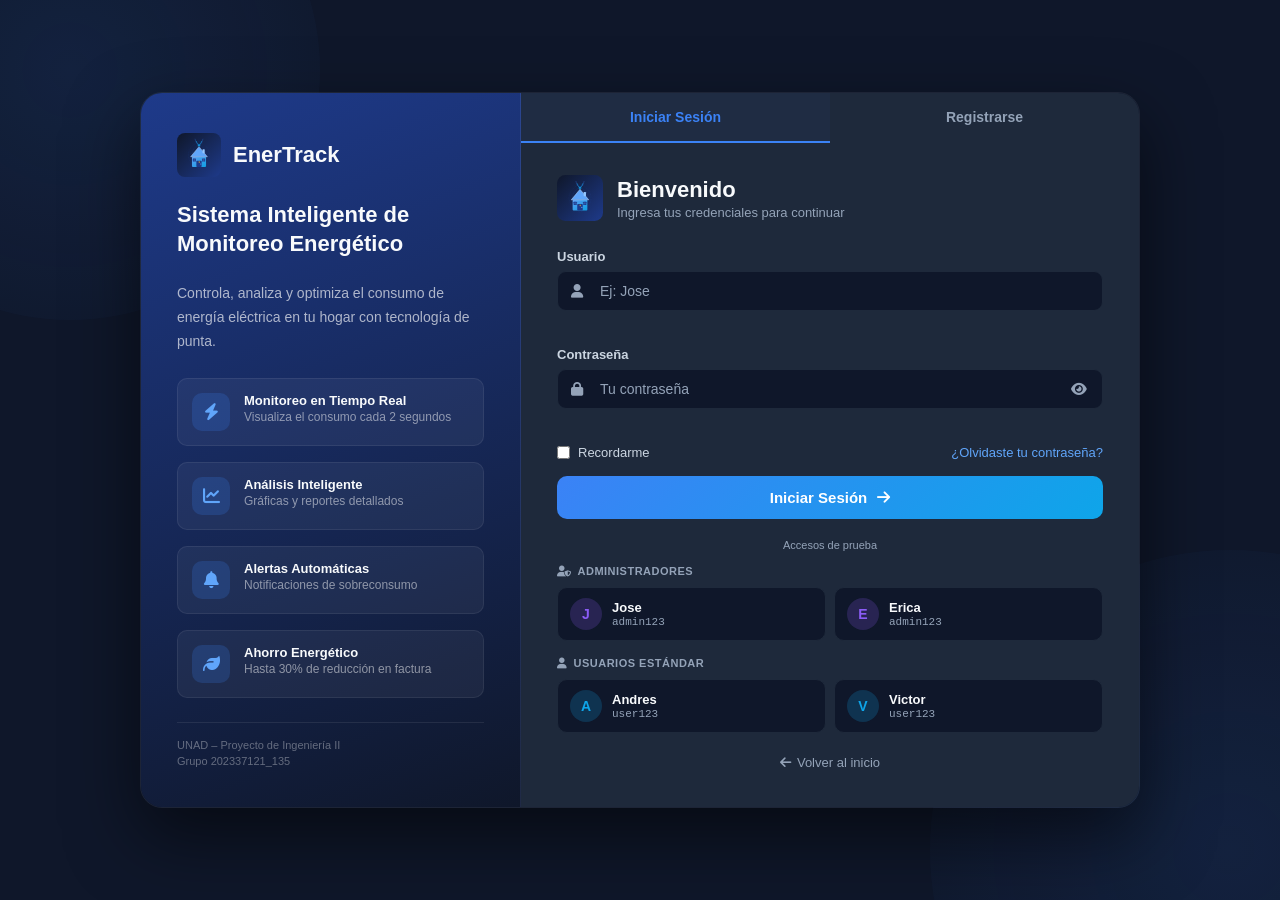
<file: html/recomendaciones.html>
﻿﻿<!DOCTYPE html>
<html lang="es">
<head>
    <meta charset="UTF-8">
    <meta name="viewport" content="width=device-width, initial-scale=1.0">
    <link rel="icon" type="image/svg+xml" href="../favicon.svg">
    <title>Recomendaciones – EnerTrack</title>
    <link rel="stylesheet" href="https://cdnjs.cloudflare.com/ajax/libs/font-awesome/6.4.0/css/all.min.css">
    <link rel="stylesheet" href="../css/common.css">
    <link rel="stylesheet" href="../css/notifications.css">
    <link rel="stylesheet" href="../css/recomendaciones.css">
</head>
<body>
<div class="app-container">

    <aside class="sidebar" id="sidebar">
        <div class="sidebar-header">
            <div class="sidebar-logo">
                <img src="../assets/logo.svg" alt="EnerTrack" style="width:100%;height:100%;object-fit:contain;">
            </div>
            <div class="sidebar-title">
                <h2>EnerTrack</h2>
                <p id="sidebarSubtitle">Panel</p>
            </div>
        </div>

        <nav class="sidebar-nav" id="sidebarNav"></nav>

        <div class="sidebar-footer">
            <div class="user-info">
                <div class="user-avatar" id="userAvatar"></div>
                <div class="user-details">
                    <h4 id="userName"></h4>
                    <p id="userRole"></p>
                </div>
            </div>
            <button class="btn-logout" id="logoutBtn">
                <i class="fas fa-sign-out-alt"></i><span>Cerrar Sesión</span>
            </button>
        </div>
    </aside>

    <div class="sidebar-overlay" id="sidebarOverlay"></div>

    <main class="main-content">
        <nav class="navbar">
            <div class="navbar-left">
                <button class="menu-toggle" id="menuToggle" aria-label="Abrir menú">
                    <i class="fas fa-bars"></i>
                </button>
                <div>
                    <h1>Recomendaciones Inteligentes</h1>
                    <p>Consejos personalizados para optimizar tu consumo</p>
                </div>
            </div>
            <div class="navbar-right">
                <div class="notif-wrapper">
                    <button class="notif-btn" id="notifBtn" aria-label="Notificaciones">
                        <i class="fas fa-bell"></i>
                        <span class="notif-badge" id="notifBadge">3</span>
                    </button>
                    <div class="notif-panel" id="notifPanel"></div>
                </div>
                <div class="navbar-user">
                    <div class="user-avatar-sm" id="navAvatar"></div>
                    <span id="navUserName"></span>
                </div>
            </div>
        </nav>

        <div class="page-content">

            <div class="cards-grid">
                <div class="card card-green">
                    <div class="card-header">
                        <span class="card-title">Ahorro Potencial</span>
                        <div class="card-icon"><i class="fas fa-piggy-bank"></i></div>
                    </div>
                    <div class="card-value">231 kWh</div>
                    <div class="card-label">Por mes si aplicas todo</div>
                </div>
                <div class="card card-blue">
                    <div class="card-header">
                        <span class="card-title">Recomendaciones</span>
                        <div class="card-icon"><i class="fas fa-lightbulb"></i></div>
                    </div>
                    <div class="card-value">5</div>
                    <div class="card-label">Activas para ti</div>
                </div>
                <div class="card card-red">
                    <div class="card-header">
                        <span class="card-title">Alto Impacto</span>
                        <div class="card-icon"><i class="fas fa-star"></i></div>
                    </div>
                    <div class="card-value">2</div>
                    <div class="card-label">Prioritarias</div>
                </div>
                <div class="card card-green">
                    <div class="card-header">
                        <span class="card-title">Aplicadas</span>
                        <div class="card-icon"><i class="fas fa-check-circle"></i></div>
                    </div>
                    <div class="card-value">8</div>
                    <div class="card-label">Este mes</div>
                </div>
            </div>

            <div class="recommendations-filters">
                <button class="filter-btn active" data-filter="all">
                    <i class="fas fa-th"></i><span>Todas</span>
                </button>
                <button class="filter-btn" data-filter="high">
                    <i class="fas fa-arrow-up"></i><span>Alto Impacto</span>
                </button>
                <button class="filter-btn" data-filter="medium">
                    <i class="fas fa-minus"></i><span>Medio Impacto</span>
                </button>
                <button class="filter-btn" data-filter="low">
                    <i class="fas fa-arrow-down"></i><span>Bajo Impacto</span>
                </button>
            </div>

            <div class="recommendations-container" id="recommendationsContainer"></div>

        </div>
    </main>
</div>

<button class="scroll-top" id="scrollTop" aria-label="Volver arriba">
    <i class="fas fa-chevron-up"></i>
</button>

<script src="../js/auth.js"></script>
<script src="../js/data.js"></script>
<script src="../js/notifications.js"></script>
<script src="../js/recomendaciones.js"></script>
</body>
</html>
</file>
<file: css/landing.css>
/* Landing Page – EnerTrack */

:root {
    --primary-blue: #1e3a8a;
    --secondary-blue: #3b82f6;
    --light-blue: #60a5fa;
    --electric-blue: #0ea5e9;
    --dark-bg: #0f172a;
    --card-bg: #1e293b;
    --text-primary: #f8fafc;
    --text-secondary: #cbd5e1;
    --text-muted: #94a3b8;
    --border-color: #334155;
    --success-color: #10b981;
    --warning-color: #f59e0b;
    --error-color: #ef4444;
    --purple: #8b5cf6;
    --cyan: #06b6d4;
    --orange: #f97316;
}

* { margin: 0; padding: 0; box-sizing: border-box; }
html { scroll-behavior: smooth; }

body {
    font-family: 'Segoe UI', Tahoma, Geneva, Verdana, sans-serif;
    background: var(--dark-bg);
    color: var(--text-primary);
    line-height: 1.6;
    overflow-x: hidden;
}

.container { max-width: 1200px; margin: 0 auto; padding: 0 20px; }

/* ── Navbar ── */
.navbar {
    position: fixed; top: 0; left: 0; right: 0;
    background: rgba(15,23,42,0.95);
    backdrop-filter: blur(12px);
    border-bottom: 1px solid var(--border-color);
    z-index: 1000;
    transition: all 0.3s ease;
}
.navbar.scrolled { box-shadow: 0 4px 20px rgba(0,0,0,0.4); }

.nav-container {
    max-width: 1200px; margin: 0 auto; padding: 0 20px;
    display: flex; align-items: center; justify-content: space-between;
    height: 70px;
}

.nav-logo { display: flex; align-items: center; gap: 12px; font-size: 22px; font-weight: 700; color: var(--text-primary); text-decoration: none; }
.logo-icon-img { width: 40px; height: 40px; object-fit: contain; }

.nav-menu { display: flex; align-items: center; gap: 28px; list-style: none; }

.nav-link {
    color: var(--text-secondary); text-decoration: none;
    font-size: 14px; font-weight: 500;
    transition: all 0.3s ease; position: relative;
}
.nav-link::after {
    content: ''; position: absolute; bottom: -5px; left: 0;
    width: 0; height: 2px;
    background: linear-gradient(90deg, var(--secondary-blue), var(--electric-blue));
    transition: width 0.3s ease;
}
.nav-link:hover, .nav-link.active { color: var(--text-primary); }
.nav-link:hover::after, .nav-link.active::after { width: 100%; }

.btn-nav {
    padding: 9px 22px;
    background: linear-gradient(135deg, var(--secondary-blue), var(--electric-blue));
    color: white; text-decoration: none; border-radius: 8px;
    font-weight: 600; font-size: 14px; transition: all 0.3s ease;
}
.btn-nav:hover { transform: translateY(-2px); box-shadow: 0 8px 20px rgba(59,130,246,0.4); }

.nav-toggle { display: none; flex-direction: column; gap: 5px; background: none; border: none; cursor: pointer; }
.nav-toggle span { width: 25px; height: 3px; background: var(--text-primary); border-radius: 3px; transition: all 0.3s ease; }

/* ── Hero ── */
.hero {
    min-height: 100vh; display: flex; align-items: center;
    padding: 100px 20px 60px; position: relative; overflow: hidden;
}
.hero-background { position: absolute; inset: 0; z-index: 0; }
.hero-circle {
    position: absolute; border-radius: 50%;
    background: radial-gradient(circle, rgba(59,130,246,0.12), transparent);
    animation: float 20s infinite ease-in-out;
}
.hero-circle-1 { width: 500px; height: 500px; top: -200px; left: -200px; }
.hero-circle-2 { width: 700px; height: 700px; bottom: -300px; right: -300px; animation-delay: 5s; }
.hero-circle-3 { width: 400px; height: 400px; top: 50%; left: 50%; animation-delay: 10s; }

@keyframes float {
    0%,100% { transform: translate(0,0) scale(1); }
    33% { transform: translate(50px,-50px) scale(1.1); }
    66% { transform: translate(-50px,50px) scale(0.9); }
}

.hero-container {
    max-width: 1200px; margin: 0 auto;
    display: grid; grid-template-columns: 1fr 1fr;
    gap: 60px; align-items: center; position: relative; z-index: 1;
}

.hero-badge {
    display: inline-flex; align-items: center; gap: 8px;
    padding: 7px 16px;
    background: rgba(59,130,246,0.1);
    border: 1px solid rgba(59,130,246,0.3);
    border-radius: 20px; color: var(--light-blue);
    font-size: 12px; font-weight: 600; margin-bottom: 20px;
}

.hero-title { font-size: 50px; font-weight: 800; line-height: 1.1; margin-bottom: 22px; }
.gradient-text {
    background: linear-gradient(135deg, var(--secondary-blue), var(--electric-blue));
    -webkit-background-clip: text; -webkit-text-fill-color: transparent; background-clip: text;
}

.hero-description { font-size: 17px; color: var(--text-secondary); margin-bottom: 30px; line-height: 1.7; }

.hero-buttons { display: flex; gap: 14px; margin-bottom: 44px; }

.btn {
    padding: 13px 28px; border-radius: 10px; font-size: 15px; font-weight: 600;
    text-decoration: none; display: inline-flex; align-items: center; gap: 10px;
    transition: all 0.3s ease; border: none; cursor: pointer;
}
.btn-primary { background: linear-gradient(135deg, var(--secondary-blue), var(--electric-blue)); color: white; }
.btn-primary:hover { transform: translateY(-3px); box-shadow: 0 12px 30px rgba(59,130,246,0.5); }
.btn-secondary { background: var(--card-bg); color: var(--text-primary); border: 1px solid var(--border-color); }
.btn-secondary:hover { background: var(--border-color); transform: translateY(-3px); }

.hero-stats { display: grid; grid-template-columns: repeat(3,1fr); gap: 24px; }
.stat-item { text-align: center; }
.stat-number {
    font-size: 34px; font-weight: 800;
    background: linear-gradient(135deg, var(--secondary-blue), var(--electric-blue));
    -webkit-background-clip: text; -webkit-text-fill-color: transparent; background-clip: text;
    margin-bottom: 6px;
}
.stat-label { font-size: 13px; color: var(--text-secondary); }

/* Dashboard Preview */
.dashboard-preview {
    background: var(--card-bg); border: 1px solid var(--border-color);
    border-radius: 16px; overflow: hidden;
    box-shadow: 0 20px 60px rgba(0,0,0,0.4);
    animation: floatPreview 6s infinite ease-in-out;
}
@keyframes floatPreview { 0%,100% { transform: translateY(0); } 50% { transform: translateY(-18px); } }

.preview-header {
    padding: 14px 18px; background: var(--dark-bg);
    border-bottom: 1px solid var(--border-color);
    display: flex; align-items: center; gap: 14px;
}
.preview-dots { display: flex; gap: 6px; }
.preview-dots span { width: 10px; height: 10px; border-radius: 50%; }
.preview-dots span:nth-child(1) { background: #ef4444; }
.preview-dots span:nth-child(2) { background: #f59e0b; }
.preview-dots span:nth-child(3) { background: #10b981; }
.preview-title { font-size: 12px; color: var(--text-secondary); }

.preview-content { padding: 22px; }
.preview-card {
    display: flex; align-items: center; gap: 14px;
    padding: 14px; background: var(--dark-bg);
    border-radius: 10px; margin-bottom: 12px;
}
.card-icon { width: 48px; height: 48px; border-radius: 12px; display: flex; align-items: center; justify-content: center; font-size: 22px; }
.card-icon.blue { background: rgba(59,130,246,0.1); color: var(--secondary-blue); }
.card-icon.green { background: rgba(16,185,129,0.1); color: var(--success-color); }
.card-label { font-size: 11px; color: var(--text-secondary); margin-bottom: 3px; }
.card-value { font-size: 22px; font-weight: 700; color: var(--text-primary); }

.preview-chart {
    display: flex; align-items: flex-end; gap: 7px;
    height: 90px; padding: 12px;
    background: var(--dark-bg); border-radius: 10px;
}
.chart-bar {
    flex: 1;
    background: linear-gradient(180deg, var(--secondary-blue), var(--electric-blue));
    border-radius: 4px; animation: growBar 1.5s ease-out;
}
@keyframes growBar { from { height: 0; } }

/* ── Sections ── */
section { padding: 90px 20px; }

.section-header { text-align: center; margin-bottom: 55px; }
.section-badge {
    display: inline-block; padding: 6px 16px;
    background: rgba(59,130,246,0.1);
    border: 1px solid rgba(59,130,246,0.3);
    border-radius: 20px; color: var(--light-blue);
    font-size: 12px; font-weight: 600; margin-bottom: 14px;
}
.section-title { font-size: 38px; font-weight: 800; margin-bottom: 14px; }
.section-description { font-size: 17px; color: var(--text-secondary); max-width: 600px; margin: 0 auto; }

/* ── Proyecto ── */
.project-section { background: linear-gradient(180deg, var(--dark-bg), var(--card-bg)); }

.project-grid {
    display: grid; grid-template-columns: repeat(auto-fit, minmax(260px,1fr));
    gap: 24px; margin-bottom: 50px;
}
.project-card {
    padding: 30px; background: var(--dark-bg);
    border: 1px solid var(--border-color); border-radius: 14px;
    transition: all 0.3s ease;
}
.project-card:hover { transform: translateY(-6px); border-color: var(--secondary-blue); box-shadow: 0 16px 40px rgba(0,0,0,0.3); }
.project-card-icon {
    width: 56px; height: 56px;
    background: rgba(59,130,246,0.1); border-radius: 14px;
    display: flex; align-items: center; justify-content: center;
    font-size: 26px; color: var(--secondary-blue); margin-bottom: 18px;
}
.project-card h3 { font-size: 18px; font-weight: 700; margin-bottom: 10px; }
.project-card p { font-size: 14px; color: var(--text-secondary); line-height: 1.7; }

/* Visión */
.vision-section {
    background: var(--card-bg); border: 1px solid var(--border-color);
    border-radius: 16px; padding: 36px;
}
.vision-title { font-size: 22px; font-weight: 700; margin-bottom: 24px; color: var(--text-primary); }
.vision-grid { display: grid; grid-template-columns: repeat(auto-fit, minmax(240px,1fr)); gap: 20px; }
.vision-item {
    padding: 20px; background: var(--dark-bg);
    border-radius: 10px; border-left: 3px solid var(--secondary-blue);
}
.vision-label { font-size: 11px; font-weight: 700; color: var(--secondary-blue); text-transform: uppercase; letter-spacing: 0.5px; margin-bottom: 8px; }
.vision-content { font-size: 14px; color: var(--text-secondary); line-height: 1.6; }

/* ── Features ── */
.features { background: var(--card-bg); }

.features-grid { display: grid; grid-template-columns: repeat(3,1fr); gap: 24px; }
.feature-card {
    padding: 30px; background: var(--dark-bg);
    border: 1px solid var(--border-color); border-radius: 14px;
    transition: all 0.3s ease;
}
.feature-card:hover { transform: translateY(-6px); box-shadow: 0 16px 40px rgba(0,0,0,0.3); border-color: var(--secondary-blue); }
.feature-icon {
    width: 64px; height: 64px; border-radius: 14px;
    display: flex; align-items: center; justify-content: center;
    font-size: 28px; margin-bottom: 20px;
}
.feature-icon.blue { background: rgba(59,130,246,0.1); color: var(--secondary-blue); }
.feature-icon.green { background: rgba(16,185,129,0.1); color: var(--success-color); }
.feature-icon.purple { background: rgba(139,92,246,0.1); color: var(--purple); }
.feature-icon.orange { background: rgba(249,115,22,0.1); color: var(--orange); }
.feature-icon.red { background: rgba(239,68,68,0.1); color: var(--error-color); }
.feature-icon.cyan { background: rgba(6,182,212,0.1); color: var(--cyan); }

.feature-card h3 { font-size: 18px; font-weight: 700; margin-bottom: 10px; }
.feature-card p { font-size: 14px; color: var(--text-secondary); line-height: 1.7; }

.hu-tag {
    display: inline-block; padding: 2px 8px;
    background: rgba(59,130,246,0.15); color: var(--light-blue);
    border-radius: 4px; font-size: 11px; font-weight: 700;
    margin-left: 4px;
}

/* ── Backlog Table ── */
.backlog-section { background: var(--dark-bg); }

.backlog-table-wrapper { overflow-x: auto; border-radius: 12px; border: 1px solid var(--border-color); }
.backlog-table { width: 100%; border-collapse: collapse; }
.backlog-table thead { background: var(--card-bg); }
.backlog-table th {
    padding: 14px 16px; text-align: left;
    font-size: 12px; font-weight: 700; color: var(--text-secondary);
    text-transform: uppercase; letter-spacing: 0.5px;
}
.backlog-table td {
    padding: 14px 16px; border-top: 1px solid var(--border-color);
    font-size: 14px; color: var(--text-primary);
}
.backlog-table tbody tr:hover { background: rgba(59,130,246,0.05); }

.hu-badge {
    display: inline-block; padding: 4px 10px;
    background: rgba(59,130,246,0.1); color: var(--secondary-blue);
    border-radius: 6px; font-size: 12px; font-weight: 700;
}
.priority-badge {
    display: inline-block; padding: 4px 10px;
    border-radius: 6px; font-size: 12px; font-weight: 600;
}
.priority-badge.high { background: rgba(239,68,68,0.1); color: var(--error-color); }
.priority-badge.medium { background: rgba(245,158,11,0.1); color: var(--warning-color); }
.priority-badge.low { background: rgba(148,163,184,0.1); color: var(--text-muted); }

/* ── Team ── */
.team-section { background: var(--card-bg); }

.team-grid { display: grid; grid-template-columns: repeat(auto-fit, minmax(260px,1fr)); gap: 24px; margin-bottom: 30px; }
.team-card {
    padding: 28px; background: var(--dark-bg);
    border: 1px solid var(--border-color); border-radius: 14px;
    text-align: center; transition: all 0.3s ease;
}
.team-card:hover { transform: translateY(-5px); border-color: var(--secondary-blue); }

.team-avatar {
    width: 70px; height: 70px; margin: 0 auto 14px;
    background: linear-gradient(135deg, var(--secondary-blue), var(--electric-blue));
    border-radius: 50%; display: flex; align-items: center; justify-content: center;
    font-size: 22px; font-weight: 800; color: white;
}
.team-role-badge {
    display: inline-block; padding: 5px 14px;
    border-radius: 20px; font-size: 11px; font-weight: 700;
    text-transform: uppercase; letter-spacing: 0.5px; margin-bottom: 12px;
}
.team-role-badge.scrum-master { background: rgba(139,92,246,0.15); color: var(--purple); }
.team-role-badge.product-owner { background: rgba(245,158,11,0.15); color: var(--warning-color); }
.team-role-badge.dev-team { background: rgba(59,130,246,0.15); color: var(--secondary-blue); }

.team-card h4 { font-size: 16px; font-weight: 700; margin-bottom: 10px; }
.team-card p { font-size: 13px; color: var(--text-secondary); line-height: 1.6; margin-bottom: 14px; }
.team-contact { display: flex; align-items: center; justify-content: center; gap: 8px; font-size: 12px; color: var(--text-muted); }
.team-contact i { color: var(--secondary-blue); }

.tutor-card {
    display: flex; align-items: center; gap: 20px;
    padding: 24px 30px; background: rgba(59,130,246,0.05);
    border: 1px solid rgba(59,130,246,0.2); border-radius: 14px;
}
.tutor-icon {
    width: 60px; height: 60px; flex-shrink: 0;
    background: rgba(59,130,246,0.1); border-radius: 14px;
    display: flex; align-items: center; justify-content: center;
    font-size: 26px; color: var(--secondary-blue);
}
.tutor-info h4 { font-size: 14px; font-weight: 600; color: var(--text-secondary); margin-bottom: 4px; }
.tutor-info p { font-size: 18px; font-weight: 700; color: var(--text-primary); margin-bottom: 4px; }
.tutor-info span { font-size: 13px; color: var(--text-muted); }

/* ── Sprint Section ── */
.sprint-section { background: var(--dark-bg); }

.sprint-grid { display: grid; grid-template-columns: repeat(auto-fit, minmax(240px,1fr)); gap: 24px; }
.sprint-card {
    padding: 28px; background: var(--card-bg);
    border: 1px solid var(--border-color); border-radius: 14px;
    text-align: center; transition: all 0.3s ease;
}
.sprint-card:hover { transform: translateY(-4px); border-color: var(--secondary-blue); }
.sprint-icon {
    width: 56px; height: 56px; margin: 0 auto 16px;
    background: rgba(59,130,246,0.1); border-radius: 14px;
    display: flex; align-items: center; justify-content: center;
    font-size: 24px; color: var(--secondary-blue);
}
.sprint-card h4 { font-size: 15px; font-weight: 600; color: var(--text-secondary); margin-bottom: 8px; }
.sprint-value { font-size: 28px; font-weight: 800; color: var(--text-primary); margin-bottom: 10px; }
.sprint-card p { font-size: 13px; color: var(--text-muted); line-height: 1.6; }

/* ── CTA ── */
.cta {
    background: linear-gradient(135deg, var(--secondary-blue), var(--electric-blue));
    text-align: center; padding: 80px 20px;
}
.cta-content h2 { font-size: 38px; font-weight: 800; margin-bottom: 14px; color: white; }
.cta-content p { font-size: 17px; color: rgba(255,255,255,0.9); margin-bottom: 30px; }
.btn-cta {
    padding: 15px 38px; background: white; color: var(--secondary-blue);
    font-size: 17px; font-weight: 700; border-radius: 10px;
    text-decoration: none; display: inline-flex; align-items: center; gap: 10px;
    transition: all 0.3s ease;
}
.btn-cta:hover { transform: translateY(-3px); box-shadow: 0 12px 30px rgba(0,0,0,0.3); }

/* ── Footer ── */
.footer { background: var(--card-bg); border-top: 1px solid var(--border-color); padding: 60px 20px 30px; }

.footer-content { display: grid; grid-template-columns: 2fr 1fr 1fr 1.5fr; gap: 40px; margin-bottom: 40px; }
.footer-logo { display: flex; align-items: center; gap: 12px; font-size: 22px; font-weight: 700; margin-bottom: 14px; }
.footer-logo .logo-icon-img { width: 38px; height: 38px; object-fit: contain; }
.footer-description { font-size: 14px; color: var(--text-secondary); line-height: 1.7; margin-bottom: 20px; }

.footer-social { display: flex; gap: 10px; }
.social-link {
    width: 38px; height: 38px; background: var(--dark-bg);
    border: 1px solid var(--border-color); border-radius: 10px;
    display: flex; align-items: center; justify-content: center;
    color: var(--text-secondary); text-decoration: none; transition: all 0.3s ease;
}
.social-link:hover { background: var(--secondary-blue); border-color: var(--secondary-blue); color: white; transform: translateY(-3px); }

.footer-section h4 { font-size: 15px; font-weight: 700; margin-bottom: 16px; }
.footer-links { list-style: none; display: flex; flex-direction: column; gap: 10px; }
.footer-links a { color: var(--text-secondary); text-decoration: none; font-size: 14px; transition: color 0.3s ease; }
.footer-links a:hover { color: var(--text-primary); }

.footer-contact { list-style: none; display: flex; flex-direction: column; gap: 10px; }
.footer-contact li { display: flex; align-items: flex-start; gap: 10px; font-size: 13px; color: var(--text-secondary); }
.footer-contact i { color: var(--secondary-blue); margin-top: 2px; flex-shrink: 0; }

.footer-bottom {
    padding-top: 28px; border-top: 1px solid var(--border-color);
    display: flex; align-items: center; justify-content: space-between;
}
.footer-bottom p { font-size: 13px; color: var(--text-secondary); }
.footer-bottom-links a { font-size: 13px; color: var(--text-secondary); text-decoration: none; transition: color 0.3s ease; }
.footer-bottom-links a:hover { color: var(--text-primary); }

/* ── Responsive ── */
@media (max-width: 1024px) {
    .hero-container { grid-template-columns: 1fr; gap: 40px; }
    .hero-title { font-size: 38px; }
    .features-grid { grid-template-columns: repeat(2,1fr); }
    .footer-content { grid-template-columns: repeat(2,1fr); }
}

@media (max-width: 768px) {
    .nav-menu {
        position: fixed; top: 70px; left: -100%; width: 100%;
        height: calc(100vh - 70px); background: var(--card-bg);
        flex-direction: column; padding: 40px 20px;
        transition: left 0.3s ease; gap: 20px;
    }
    .nav-menu.active { left: 0; }
    .nav-toggle { display: flex; }

    .hero-title { font-size: 30px; }
    .hero-buttons { flex-direction: column; }
    .hero-stats { grid-template-columns: 1fr; }
    .features-grid { grid-template-columns: 1fr; }
    .section-title { font-size: 28px; }
    .footer-content { grid-template-columns: 1fr; }
    .footer-bottom { flex-direction: column; gap: 16px; text-align: center; }
    .tutor-card { flex-direction: column; text-align: center; }
    .vision-grid { grid-template-columns: 1fr; }
}

@media (max-width: 480px) {
    .hero-title { font-size: 26px; }
    .section-title { font-size: 24px; }
    .btn { padding: 11px 20px; font-size: 14px; }
    .cta-content h2 { font-size: 28px; }
}

/* ── Scroll top (landing) ── */
.scroll-top-landing {
    position: fixed; bottom: 28px; right: 28px;
    width: 46px; height: 46px;
    background: linear-gradient(135deg, var(--secondary-blue), var(--electric-blue));
    border: none; border-radius: 50%;
    color: white; font-size: 16px; cursor: pointer;
    display: flex; align-items: center; justify-content: center;
    box-shadow: 0 6px 20px rgba(59,130,246,0.45);
    opacity: 0; transform: translateY(20px);
    transition: opacity 0.3s ease, transform 0.3s ease;
    z-index: 900;
}
.scroll-top-landing.show { opacity: 1; transform: translateY(0); }
.scroll-top-landing:hover { transform: translateY(-3px) !important; }
</file>
<file: css/login.css>
/* ── EnerTrack · Login ─────────────────────────────────────────────────── */

:root {
    --dark-bg:       #0f172a;
    --card-bg:       #1e293b;
    --panel-bg:      #162032;
    --border:        #1e293b;
    --blue:          #3b82f6;
    --blue-light:    #60a5fa;
    --electric:      #0ea5e9;
    --text:          #f8fafc;
    --text-sec:      #cbd5e1;
    --text-muted:    #94a3b8;
    --error:         #ef4444;
    --success:       #10b981;
    --warning:       #f59e0b;
    --admin-color:   #8b5cf6;
    --user-color:    #0ea5e9;
}

*, *::before, *::after { margin:0; padding:0; box-sizing:border-box; }

body {
    font-family: 'Segoe UI', Tahoma, Geneva, Verdana, sans-serif;
    background: var(--dark-bg);
    color: var(--text);
    min-height: 100vh;
    display: flex;
    align-items: center;
    justify-content: center;
    overflow-x: hidden;
    position: relative;
}

/* ── Fondo animado ── */
.bg-circles { position: fixed; inset: 0; z-index: 0; pointer-events: none; }
.bg-circle {
    position: absolute; border-radius: 50%;
    background: radial-gradient(circle, rgba(59,130,246,0.1), transparent);
    animation: bgFloat 22s infinite ease-in-out;
}
.bg-c1 { width:500px; height:500px; top:-180px; left:-180px; }
.bg-c2 { width:600px; height:600px; bottom:-250px; right:-250px; animation-delay:7s; }
.bg-c3 { width:350px; height:350px; top:40%; left:40%; animation-delay:14s; }
@keyframes bgFloat {
    0%,100% { transform:translate(0,0) scale(1); }
    33%      { transform:translate(40px,-40px) scale(1.08); }
    66%      { transform:translate(-40px,40px) scale(0.92); }
}

/* ── Layout principal ── */
.login-page {
    position: relative; z-index: 10;
    display: flex;
    width: 100%;
    max-width: 1000px;
    min-height: 600px;
    margin: 20px;
    border-radius: 22px;
    overflow: hidden;
    box-shadow: 0 28px 70px rgba(0,0,0,0.55);
    border: 1px solid rgba(255,255,255,0.06);
    animation: fadeUp 0.5s ease-out;
}
@keyframes fadeUp {
    from { opacity:0; transform:translateY(24px); }
    to   { opacity:1; transform:translateY(0); }
}

/* ── Panel izquierdo (info) ── */
.login-info-panel {
    width: 380px;
    flex-shrink: 0;
    background: linear-gradient(160deg, #1e3a8a 0%, #0f172a 100%);
    padding: 40px 36px;
    display: flex;
    flex-direction: column;
    gap: 24px;
    border-right: 1px solid rgba(255,255,255,0.06);
}

.info-logo {
    display: flex; align-items: center; gap: 12px;
    font-size: 22px; font-weight: 800;
}
.info-logo-img { width: 44px; height: 44px; object-fit: contain; }

.info-title {
    font-size: 22px; font-weight: 800; line-height: 1.3;
    color: var(--text);
}

.info-desc {
    font-size: 14px; color: rgba(255,255,255,0.65); line-height: 1.7;
}

.info-features { display: flex; flex-direction: column; gap: 16px; flex: 1; }
.info-feature {
    display: flex; align-items: flex-start; gap: 14px;
    padding: 14px;
    background: rgba(255,255,255,0.05);
    border-radius: 10px;
    border: 1px solid rgba(255,255,255,0.07);
    transition: background 0.2s;
}
.info-feature:hover { background: rgba(255,255,255,0.09); }
.info-feature-icon {
    width: 38px; height: 38px; flex-shrink: 0;
    background: rgba(59,130,246,0.2);
    border-radius: 10px;
    display: flex; align-items: center; justify-content: center;
    font-size: 17px; color: var(--blue-light);
}
.info-feature-title { font-size: 13px; font-weight: 700; margin-bottom: 2px; }
.info-feature-desc  { font-size: 12px; color: rgba(255,255,255,0.5); }

.info-footer {
    display: flex; flex-direction: column; gap: 4px;
    font-size: 11px; color: rgba(255,255,255,0.35);
    padding-top: 16px;
    border-top: 1px solid rgba(255,255,255,0.08);
}

/* ── Panel derecho (formularios) ── */
.login-forms-panel {
    flex: 1;
    background: var(--card-bg);
    display: flex;
    flex-direction: column;
    overflow-y: auto;
    max-height: 92vh;
}

/* ── Tabs ── */
.form-tabs {
    display: flex;
    border-bottom: 1px solid var(--border);
    flex-shrink: 0;
}
.form-tab {
    flex: 1;
    padding: 16px;
    background: none;
    border: none;
    color: var(--text-muted);
    font-size: 14px;
    font-weight: 600;
    cursor: pointer;
    transition: all 0.25s ease;
    font-family: inherit;
    border-bottom: 2px solid transparent;
    margin-bottom: -1px;
}
.form-tab:hover { color: var(--text); background: rgba(255,255,255,0.03); }
.form-tab.active {
    color: var(--blue);
    border-bottom-color: var(--blue);
    background: rgba(59,130,246,0.04);
}

/* ── Form card ── */
.form-card {
    display: none;
    flex-direction: column;
    padding: 32px 36px;
    flex: 1;
    animation: fadeSlideIn 0.3s ease;
}
.form-card.active { display: flex; }
@keyframes fadeSlideIn {
    from { opacity:0; transform:translateX(12px); }
    to   { opacity:1; transform:translateX(0); }
}

.form-card-header {
    display: flex; align-items: center; gap: 14px;
    margin-bottom: 28px;
}
.form-logo { width: 46px; height: 46px; object-fit: contain; }
.form-card-header h1 { font-size: 22px; font-weight: 800; margin-bottom: 2px; }
.form-card-header p  { font-size: 13px; color: var(--text-muted); }

/* ── Campos ── */
.field-group { margin-bottom: 16px; }
.field-group label {
    display: block; font-size: 13px; font-weight: 600;
    color: var(--text-sec); margin-bottom: 7px;
}
.field-wrap {
    position: relative; display: flex; align-items: center;
}
.field-icon {
    position: absolute; left: 14px;
    color: var(--text-muted); font-size: 14px;
    pointer-events: none; z-index: 1;
}
.field-wrap input {
    width: 100%;
    padding: 11px 42px 11px 42px;
    background: var(--dark-bg);
    border: 1.5px solid var(--border);
    border-radius: 9px;
    color: var(--text);
    font-size: 14px;
    font-family: inherit;
    transition: border-color 0.25s, box-shadow 0.25s;
    outline: none;
}
.field-wrap input:focus {
    border-color: var(--blue);
    box-shadow: 0 0 0 3px rgba(59,130,246,0.12);
}
.field-wrap input::placeholder { color: var(--text-muted); }
.field-wrap input.input-error { border-color: var(--error); }
.field-wrap input.input-ok    { border-color: var(--success); }

.toggle-pass {
    position: absolute; right: 12px;
    background: none; border: none;
    color: var(--text-muted); cursor: pointer;
    font-size: 14px; padding: 4px;
    transition: color 0.2s; z-index: 1;
}
.toggle-pass:hover { color: var(--blue-light); }

.field-err {
    display: block; font-size: 11px; color: var(--error);
    margin-top: 5px; min-height: 15px;
}

/* Fila de campos */
.fields-row {
    display: grid; grid-template-columns: 1fr 1fr; gap: 14px;
}

/* ── Opciones del login ── */
.form-options {
    display: flex; align-items: center; justify-content: space-between;
    margin-bottom: 16px;
}
.remember-me {
    display: flex; align-items: center; gap: 8px;
    font-size: 13px; color: var(--text-sec); cursor: pointer;
}
.remember-me input { accent-color: var(--blue); cursor: pointer; }
.forgot-link {
    background: none; border: none;
    color: var(--blue-light); font-size: 13px;
    cursor: pointer; font-family: inherit;
    transition: color 0.2s;
}
.forgot-link:hover { color: var(--blue); text-decoration: underline; }

/* ── Alertas ── */
.alert-error {
    display: none; align-items: center; gap: 10px;
    padding: 11px 14px;
    background: rgba(239,68,68,0.1);
    border: 1px solid rgba(239,68,68,0.3);
    border-radius: 8px;
    color: var(--error); font-size: 13px;
    margin-bottom: 16px;
    animation: shake 0.35s ease;
}
.alert-error.show { display: flex; }
.alert-success {
    display: none; align-items: center; gap: 10px;
    padding: 11px 14px;
    background: rgba(16,185,129,0.1);
    border: 1px solid rgba(16,185,129,0.3);
    border-radius: 8px;
    color: var(--success); font-size: 13px;
    margin-bottom: 16px;
}
.alert-success.show { display: flex; }

@keyframes shake {
    0%,100% { transform:translateX(0); }
    25%      { transform:translateX(-8px); }
    75%      { transform:translateX(8px); }
}

/* ── Botón submit ── */
.btn-submit {
    width: 100%; padding: 13px;
    background: linear-gradient(135deg, var(--blue), var(--electric));
    border: none; border-radius: 10px;
    color: white; font-size: 15px; font-weight: 700;
    cursor: pointer;
    display: flex; align-items: center; justify-content: center; gap: 10px;
    transition: transform 0.2s, box-shadow 0.2s;
    font-family: inherit;
}
.btn-submit:hover:not(:disabled) {
    transform: translateY(-2px);
    box-shadow: 0 10px 24px rgba(59,130,246,0.45);
}
.btn-submit:disabled { opacity: 0.7; cursor: not-allowed; }

.btn-spinner {
    display: none; width: 18px; height: 18px;
    border: 2px solid rgba(255,255,255,0.3);
    border-top-color: white; border-radius: 50%;
    animation: spin 0.7s linear infinite;
}
.btn-spinner.show { display: block; }
@keyframes spin { to { transform:rotate(360deg); } }

/* ── Credenciales de prueba ── */
.creds-section { margin-top: 20px; }
.creds-divider {
    display: flex; align-items: center; gap: 12px;
    margin-bottom: 14px;
}
.creds-divider::before,
.creds-divider::after {
    content: ''; flex: 1; height: 1px; background: var(--border);
}
.creds-divider span { font-size: 11px; color: var(--text-muted); white-space: nowrap; }

.creds-grid { display: flex; flex-direction: column; gap: 6px; }
.creds-group-label {
    font-size: 11px; font-weight: 700;
    color: var(--text-muted);
    text-transform: uppercase; letter-spacing: 0.5px;
    display: flex; align-items: center; gap: 6px;
    margin-bottom: 4px;
}
.creds-row-grid { display: grid; grid-template-columns: 1fr 1fr; gap: 8px; }

.cred-pill {
    display: flex; align-items: center; gap: 10px;
    padding: 10px 12px;
    background: var(--dark-bg);
    border: 1.5px solid var(--border);
    border-radius: 10px;
    cursor: pointer;
    transition: all 0.2s ease;
    text-align: left;
    font-family: inherit;
    color: var(--text);
}
.cred-pill:hover {
    border-color: var(--blue);
    background: rgba(59,130,246,0.07);
    transform: translateY(-1px);
}
.cred-pill.selected {
    border-color: var(--blue);
    background: rgba(59,130,246,0.12);
}
.cred-pill-avatar {
    width: 32px; height: 32px; flex-shrink: 0;
    border-radius: 50%;
    display: flex; align-items: center; justify-content: center;
    font-size: 14px; font-weight: 800;
}
.cred-pill.admin .cred-pill-avatar { background: rgba(139,92,246,0.2); color: var(--admin-color); }
.cred-pill.user  .cred-pill-avatar { background: rgba(14,165,233,0.2); color: var(--user-color); }
.cred-pill-info { display: flex; flex-direction: column; gap: 1px; }
.cred-pill-name { font-size: 13px; font-weight: 700; }
.cred-pill-pass { font-size: 11px; color: var(--text-muted); font-family: 'Courier New', monospace; }

/* ── Indicador de fortaleza ── */
.password-strength { margin-bottom: 14px; }
.strength-bar {
    height: 5px; background: var(--border);
    border-radius: 3px; overflow: hidden; margin-bottom: 5px;
}
.strength-fill {
    height: 100%; border-radius: 3px;
    transition: width 0.4s ease, background 0.4s ease;
}
.strength-label { font-size: 11px; font-weight: 600; }

/* ── Checkbox label ── */
.checkbox-label {
    display: flex; align-items: flex-start; gap: 8px;
    font-size: 13px; color: var(--text-sec); cursor: pointer;
    line-height: 1.5;
}
.checkbox-label input { accent-color: var(--blue); margin-top: 2px; flex-shrink: 0; }
.link-inline { color: var(--blue-light); text-decoration: none; }
.link-inline:hover { text-decoration: underline; }

/* ── Recuperar contraseña ── */
.recover-icon-wrap { text-align: center; margin-bottom: 20px; }
.recover-icon {
    width: 70px; height: 70px;
    background: rgba(59,130,246,0.1);
    border-radius: 50%;
    display: inline-flex; align-items: center; justify-content: center;
    font-size: 30px; color: var(--blue);
}
.recover-desc {
    font-size: 14px; color: var(--text-sec);
    line-height: 1.7; margin-bottom: 22px; text-align: center;
}
.recover-success { text-align: center; padding: 10px 0; }
.recover-success-icon {
    width: 80px; height: 80px;
    background: rgba(16,185,129,0.1);
    border-radius: 50%;
    display: inline-flex; align-items: center; justify-content: center;
    font-size: 34px; color: var(--success);
    margin-bottom: 18px;
    animation: successPop 0.5s cubic-bezier(0.175,0.885,0.32,1.275);
}
@keyframes successPop {
    from { transform:scale(0); opacity:0; }
    to   { transform:scale(1); opacity:1; }
}
.recover-success h3 { font-size: 20px; font-weight: 800; margin-bottom: 10px; }
.recover-success p  { font-size: 14px; color: var(--text-sec); line-height: 1.6; margin-bottom: 8px; }
.recover-note { font-size: 12px; color: var(--text-muted); }

/* ── Footer del form ── */
.form-footer-link {
    margin-top: 20px; text-align: center;
}
.form-footer-link a,
.form-footer-link button {
    color: var(--text-muted); font-size: 13px;
    text-decoration: none; background: none; border: none;
    cursor: pointer; font-family: inherit;
    display: inline-flex; align-items: center; gap: 6px;
    transition: color 0.2s;
}
.form-footer-link a:hover,
.form-footer-link button:hover { color: var(--blue-light); }

/* ── Responsive ── */
@media (max-width: 900px) {
    .login-info-panel { display: none; }
    .login-page { max-width: 520px; }
}

@media (max-width: 600px) {
    .login-page { margin: 12px; border-radius: 16px; }
    .form-card  { padding: 24px 20px; }
    .fields-row { grid-template-columns: 1fr; }
    .creds-row-grid { grid-template-columns: 1fr; }
}
</file>
<file: css/common.css>
/* ── EnerTrack · Estilos comunes ─────────────────────────────────────────── */

:root {
    --primary-blue:  #1e3a8a;
    --secondary-blue:#3b82f6;
    --light-blue:    #60a5fa;
    --electric-blue: #0ea5e9;
    --dark-bg:       #0f172a;
    --card-bg:       #1e293b;
    --sidebar-bg:    #131e2e;
    --text-primary:  #f8fafc;
    --text-secondary:#cbd5e1;
    --text-muted:    #94a3b8;
    --border-color:  #2d3f55;
    --hover-bg:      #243044;
    --error-color:   #ef4444;
    --warning-color: #f59e0b;
    --success-color: #10b981;
    --info-color:    #3b82f6;
    --purple:        #8b5cf6;
    --transition:    all 0.25s ease;
    --shadow-sm:     0 2px 8px rgba(0,0,0,0.2);
    --shadow-md:     0 4px 20px rgba(0,0,0,0.35);
    --shadow-lg:     0 10px 40px rgba(0,0,0,0.5);
}

*, *::before, *::after { margin:0; padding:0; box-sizing:border-box; }

body {
    font-family: 'Segoe UI', Tahoma, Geneva, Verdana, sans-serif;
    background: var(--dark-bg);
    color: var(--text-primary);
    line-height: 1.6;
}

/* ── Layout ── */
.app-container {
    display: flex;
    min-height: 100vh;
    width: 100%;
}

/* ── Sidebar ── */
.sidebar {
    width: 250px;
    background: var(--sidebar-bg);
    border-right: 1px solid var(--border-color);
    display: flex;
    flex-direction: column;
    position: fixed;
    height: 100vh;
    left: 0; top: 0;
    transition: transform 0.3s ease;
    z-index: 1000;
    overflow-y: auto;
}

.sidebar-header {
    padding: 20px 18px;
    border-bottom: 1px solid var(--border-color);
    display: flex; align-items: center; gap: 12px;
    flex-shrink: 0;
}
.sidebar-logo { width:42px; height:42px; flex-shrink:0; }
.sidebar-title h2 { font-size:18px; font-weight:700; color:var(--text-primary); }
.sidebar-title p  { font-size:11px; color:var(--text-muted); }

.sidebar-nav { flex:1; padding:16px 0; overflow-y:auto; }
.nav-section { margin-bottom:20px; }
.nav-section-title {
    padding: 0 18px;
    font-size: 10px; font-weight:700;
    color: var(--text-muted);
    text-transform: uppercase; letter-spacing:0.6px;
    margin-bottom: 6px;
}

.nav-item {
    display: flex; align-items: center; gap:10px;
    padding: 10px 18px;
    color: var(--text-secondary);
    text-decoration: none;
    transition: var(--transition);
    border-left: 3px solid transparent;
    font-size: 14px; font-weight:500;
    position: relative;
}
.nav-item:hover { background:var(--hover-bg); color:var(--text-primary); }
.nav-item.active { background:rgba(59,130,246,0.1); color:var(--secondary-blue); border-left-color:var(--secondary-blue); }
.nav-item i { font-size:16px; width:18px; text-align:center; flex-shrink:0; }

.nav-badge {
    margin-left: auto;
    background: var(--error-color);
    color: white;
    font-size: 10px; font-weight:700;
    padding: 2px 6px; border-radius:10px;
    min-width: 18px; text-align:center;
}

.sidebar-footer {
    padding: 16px 18px;
    border-top: 1px solid var(--border-color);
    flex-shrink: 0;
}
.user-info { display:flex; align-items:center; gap:10px; margin-bottom:12px; }
.user-avatar {
    width:38px; height:38px;
    background: linear-gradient(135deg, var(--secondary-blue), var(--electric-blue));
    border-radius:50%;
    display:flex; align-items:center; justify-content:center;
    font-weight:700; font-size:15px; flex-shrink:0;
}
.user-details h4 { font-size:13px; font-weight:600; }
.user-details p  { font-size:11px; color:var(--text-muted); }

.role-tag {
    display:inline-block; padding:2px 8px;
    border-radius:10px; font-size:10px; font-weight:700;
}
.admin-tag { background:rgba(139,92,246,0.15); color:var(--purple); }
.user-tag  { background:rgba(14,165,233,0.15); color:var(--electric-blue); }

.btn-logout {
    width:100%; padding:9px;
    background:rgba(239,68,68,0.08);
    border:1px solid rgba(239,68,68,0.25);
    border-radius:8px;
    color:var(--error-color);
    font-size:13px; font-weight:500;
    cursor:pointer;
    display:flex; align-items:center; justify-content:center; gap:8px;
    transition:var(--transition);
}
.btn-logout:hover { background:rgba(239,68,68,0.18); }

/* Overlay móvil */
.sidebar-overlay {
    display:none; position:fixed; inset:0;
    background:rgba(0,0,0,0.6); z-index:999;
}
.sidebar-overlay.active { display:block; }

/* ── Main content ── */
.main-content {
    flex: 1;
    margin-left: 250px;
    min-width: 0;
    display: flex;
    flex-direction: column;
    min-height: 100vh;
    width: calc(100% - 250px);
}

/* ── Navbar ── */
.navbar {
    background: var(--card-bg);
    border-bottom: 1px solid var(--border-color);
    padding: 16px 24px;
    display: flex; align-items:center; justify-content:space-between;
    position: sticky; top:0; z-index:100;
    flex-shrink: 0;
}
.navbar-left { display:flex; align-items:center; gap:14px; }
.navbar-left h1 { font-size:20px; font-weight:700; }
.navbar-left p  { font-size:12px; color:var(--text-secondary); }
.navbar-right { display:flex; align-items:center; gap:14px; }

.menu-toggle {
    display:none;
    width:38px; height:38px;
    background:var(--dark-bg); border:1px solid var(--border-color);
    border-radius:8px; cursor:pointer;
    align-items:center; justify-content:center;
    color:var(--text-secondary); font-size:16px;
    transition:var(--transition);
}
.menu-toggle:hover { background:var(--hover-bg); color:var(--text-primary); }

.navbar-icon {
    width:38px; height:38px;
    background:var(--dark-bg); border:1px solid var(--border-color);
    border-radius:8px; cursor:pointer;
    display:flex; align-items:center; justify-content:center;
    color:var(--text-secondary); font-size:16px;
    transition:var(--transition); position:relative;
}
.navbar-icon:hover { background:var(--hover-bg); border-color:var(--secondary-blue); }

.badge {
    position:absolute; top:-5px; right:-5px;
    width:18px; height:18px;
    background:var(--error-color); border-radius:50%;
    display:flex; align-items:center; justify-content:center;
    font-size:10px; font-weight:700;
}

.navbar-user {
    display:flex; align-items:center; gap:8px;
    font-size:13px; font-weight:600; color:var(--text-secondary);
}
.user-avatar-sm {
    width:32px; height:32px;
    background:linear-gradient(135deg,var(--secondary-blue),var(--electric-blue));
    border-radius:50%;
    display:flex; align-items:center; justify-content:center;
    font-weight:700; font-size:13px;
}

/* ── Notificaciones — ver notifications.css para estilos completos ── */
.notif-wrapper { position:relative; }
.notif-panel { display:none; }
.notif-panel.show { display:block; }

/* ── Page content ── */
.page-content { flex:1; padding:24px; }

/* ── Cards grid ── */
.cards-grid {
    display:grid;
    grid-template-columns:repeat(4,1fr);
    gap:16px; margin-bottom:24px;
}

.card {
    background:var(--card-bg);
    border:1px solid var(--border-color);
    border-radius:12px; padding:18px;
    transition:var(--transition);
    border-top:3px solid transparent;
}
.card:hover { transform:translateY(-2px); box-shadow:0 8px 24px rgba(0,0,0,0.25); }
.card-blue   { border-top-color:var(--secondary-blue); }
.card-green  { border-top-color:var(--success-color); }
.card-yellow { border-top-color:var(--warning-color); }
.card-red    { border-top-color:var(--error-color); }
.card-purple { border-top-color:var(--purple); }

.card-header { display:flex; align-items:center; justify-content:space-between; margin-bottom:12px; }
.card-title  { font-size:13px; font-weight:500; color:var(--text-secondary); }
.card-icon   { width:36px; height:36px; border-radius:8px; display:flex; align-items:center; justify-content:center; font-size:18px; }
.card-blue   .card-icon { background:rgba(59,130,246,0.1); color:var(--secondary-blue); }
.card-green  .card-icon { background:rgba(16,185,129,0.1); color:var(--success-color); }
.card-yellow .card-icon { background:rgba(245,158,11,0.1); color:var(--warning-color); }
.card-red    .card-icon { background:rgba(239,68,68,0.1); color:var(--error-color); }
.card-purple .card-icon { background:rgba(139,92,246,0.1); color:var(--purple); }

.card-value { font-size:28px; font-weight:800; margin-bottom:4px; }
.card-label { font-size:12px; color:var(--text-secondary); }
.card-footer {
    display:flex; align-items:center; gap:6px;
    margin-top:12px; padding-top:12px;
    border-top:1px solid var(--border-color);
    font-size:12px; color:var(--text-secondary);
}

/* Mini progress en card */
.mini-progress { flex:1; height:5px; background:var(--dark-bg); border-radius:3px; overflow:hidden; }
.mini-progress-fill { height:100%; background:linear-gradient(90deg,var(--secondary-blue),var(--electric-blue)); border-radius:3px; }

/* ── Dashboard grid ── */
.dashboard-grid {
    display:grid;
    grid-template-columns:repeat(2,1fr);
    gap:20px; margin-bottom:20px;
}

.dashboard-card {
    background:var(--card-bg);
    border:1px solid var(--border-color);
    border-radius:12px; padding:22px;
    margin-bottom:20px;
}

.card-header-section {
    display:flex; align-items:center; justify-content:space-between;
    margin-bottom:20px;
}
.card-header-section h3 { font-size:16px; font-weight:700; margin-bottom:3px; }
.card-header-section p  { font-size:12px; color:var(--text-secondary); }

/* ── Chart container ── */
.chart-container { position:relative; height:260px; width:100%; }
.chart-sm        { height:220px; }

/* ── Tabla ── */
.table-container { overflow-x:auto; border-radius:8px; }
.table { width:100%; border-collapse:collapse; }
.table thead { background:var(--dark-bg); }
.table th {
    padding:12px 14px; text-align:left;
    font-size:11px; font-weight:700;
    color:var(--text-muted); text-transform:uppercase; letter-spacing:0.5px;
}
.table td { padding:12px 14px; border-top:1px solid var(--border-color); font-size:13px; }
.table tbody tr:hover { background:var(--hover-bg); }

/* ── Status badges ── */
.status {
    padding:3px 10px; border-radius:20px;
    font-size:11px; font-weight:600; display:inline-block;
}
.status-active   { background:rgba(16,185,129,0.1); color:var(--success-color); }
.status-inactive { background:rgba(148,163,184,0.1); color:var(--text-muted); }
.status-warning  { background:rgba(245,158,11,0.1); color:var(--warning-color); }
.status-critical { background:rgba(239,68,68,0.1); color:var(--error-color); }
.status-info     { background:rgba(59,130,246,0.1); color:var(--info-color); }

/* ── Botones ── */
.btn {
    padding:9px 18px; border:none; border-radius:8px;
    font-size:13px; font-weight:600; cursor:pointer;
    transition:var(--transition);
    display:inline-flex; align-items:center; gap:7px;
    text-decoration:none;
}
.btn-primary {
    background:linear-gradient(135deg,var(--secondary-blue),var(--electric-blue));
    color:white;
}
.btn-primary:hover { transform:translateY(-2px); box-shadow:0 8px 20px rgba(59,130,246,0.4); }
.btn-secondary {
    background:var(--dark-bg); color:var(--text-primary);
    border:1px solid var(--border-color);
}
.btn-secondary:hover { background:var(--hover-bg); }

.btn-icon {
    width:30px; height:30px; border:none; border-radius:6px;
    display:flex; align-items:center; justify-content:center;
    cursor:pointer; transition:var(--transition); font-size:13px;
}
.btn-edit   { background:rgba(59,130,246,0.1); color:var(--info-color); }
.btn-edit:hover   { background:rgba(59,130,246,0.2); }
.btn-delete { background:rgba(239,68,68,0.1); color:var(--error-color); }
.btn-delete:hover { background:rgba(239,68,68,0.2); }

/* ── Select ── */
.select-period {
    padding:7px 12px;
    background:var(--dark-bg); border:1px solid var(--border-color);
    border-radius:8px; color:var(--text-primary);
    font-size:13px; cursor:pointer; transition:var(--transition);
}
.select-period:focus { outline:none; border-color:var(--secondary-blue); }

/* ── Area list ── */
.area-list { display:flex; flex-direction:column; gap:12px; }
.area-item { display:flex; align-items:center; gap:12px; }
.area-icon {
    width:40px; height:40px; background:var(--dark-bg);
    border-radius:10px; display:flex; align-items:center; justify-content:center;
    font-size:18px; color:var(--secondary-blue); flex-shrink:0;
}
.area-info { flex:1; }
.area-name { font-size:13px; font-weight:600; margin-bottom:4px; }
.area-bar  { width:100%; height:5px; background:var(--dark-bg); border-radius:3px; overflow:hidden; }
.area-bar-fill { height:100%; background:linear-gradient(90deg,var(--secondary-blue),var(--electric-blue)); border-radius:3px; transition:width 0.6s ease; }
.area-consumption { font-size:14px; font-weight:700; white-space:nowrap; }

/* ── Alerts list ── */
.alerts-list { display:flex; flex-direction:column; gap:10px; }
.alert-item {
    display:flex; align-items:flex-start; gap:12px;
    padding:12px; background:var(--dark-bg);
    border-radius:10px; border-left:3px solid;
    transition:var(--transition);
}
.alert-item:hover { background:var(--hover-bg); }
.alert-critical { border-left-color:var(--error-color); }
.alert-warning  { border-left-color:var(--warning-color); }
.alert-info     { border-left-color:var(--info-color); }

.alert-icon {
    width:36px; height:36px; border-radius:8px;
    display:flex; align-items:center; justify-content:center;
    font-size:16px; flex-shrink:0;
}
.alert-critical .alert-icon { background:rgba(239,68,68,0.1); color:var(--error-color); }
.alert-warning  .alert-icon { background:rgba(245,158,11,0.1); color:var(--warning-color); }
.alert-info     .alert-icon { background:rgba(59,130,246,0.1); color:var(--info-color); }

.alert-content { flex:1; }
.alert-title   { font-size:13px; font-weight:600; margin-bottom:3px; }
.alert-message { font-size:12px; color:var(--text-secondary); margin-bottom:4px; }
.alert-time    { font-size:11px; color:var(--text-muted); }

/* ── Global stats (admin) ── */
.global-stats-grid {
    display:grid; grid-template-columns:repeat(4,1fr); gap:16px;
}
.global-stat {
    padding:20px; background:var(--dark-bg);
    border-radius:10px; text-align:center;
    transition:var(--transition);
}
.global-stat:hover { background:var(--hover-bg); }
.global-stat i { font-size:28px; color:var(--secondary-blue); margin-bottom:10px; display:block; }
.global-stat-value { font-size:24px; font-weight:800; margin-bottom:4px; }
.global-stat-label { font-size:12px; color:var(--text-secondary); }

/* ── Modal ── */
.modal {
    display:none; position:fixed; inset:0;
    background:rgba(0,0,0,0.7); z-index:2000;
    align-items:center; justify-content:center;
}
.modal.show { display:flex; }
.modal-content {
    background:var(--card-bg); border:1px solid var(--border-color);
    border-radius:16px; width:90%; max-width:480px;
    max-height:90vh; overflow-y:auto;
    animation:slideUp 0.25s ease;
}
@keyframes slideUp {
    from { opacity:0; transform:translateY(24px); }
    to   { opacity:1; transform:translateY(0); }
}
.modal-header {
    display:flex; align-items:center; justify-content:space-between;
    padding:20px 22px; border-bottom:1px solid var(--border-color);
}
.modal-header h3 { font-size:18px; font-weight:700; }
.modal-close {
    width:32px; height:32px; background:var(--dark-bg);
    border:1px solid var(--border-color); border-radius:8px;
    color:var(--text-secondary); cursor:pointer;
    display:flex; align-items:center; justify-content:center;
    transition:var(--transition);
}
.modal-close:hover { background:var(--hover-bg); color:var(--text-primary); }
.modal-body { padding:22px; }
.modal-footer {
    display:flex; gap:10px; justify-content:flex-end;
    padding-top:18px; border-top:1px solid var(--border-color);
    margin-top:18px;
}

.form-group { margin-bottom:16px; }
.form-group label { display:block; font-size:13px; font-weight:600; color:var(--text-primary); margin-bottom:6px; }
.form-group input,
.form-group select {
    width:100%; padding:10px 14px;
    background:var(--dark-bg); border:1.5px solid var(--border-color);
    border-radius:8px; color:var(--text-primary);
    font-size:14px; font-family:inherit; transition:var(--transition);
}
.form-group input:focus,
.form-group select:focus { outline:none; border-color:var(--secondary-blue); }
.form-group input::placeholder { color:var(--text-muted); }

/* ── Scroll top ── */
.scroll-top {
    position:fixed; bottom:24px; right:24px;
    width:44px; height:44px;
    background:linear-gradient(135deg,var(--secondary-blue),var(--electric-blue));
    border:none; border-radius:50%;
    color:white; font-size:16px; cursor:pointer;
    display:flex; align-items:center; justify-content:center;
    box-shadow:0 6px 20px rgba(59,130,246,0.4);
    opacity:0; transform:translateY(20px);
    transition:opacity 0.3s ease, transform 0.3s ease;
    z-index:500;
}
.scroll-top.show { opacity:1; transform:translateY(0); }
.scroll-top:hover { transform:translateY(-3px) !important; }

/* ── Toast ── */
.toast {
    position:fixed; bottom:80px; right:24px;
    padding:12px 18px;
    background:var(--card-bg); border:1px solid var(--border-color);
    border-radius:10px; box-shadow:0 8px 24px rgba(0,0,0,0.3);
    display:flex; align-items:center; gap:10px;
    font-size:13px; font-weight:500;
    opacity:0; transform:translateX(20px);
    transition:all 0.3s ease; z-index:600;
    max-width:320px;
}
.toast.show { opacity:1; transform:translateX(0); }
.toast-success { border-left:3px solid var(--success-color); }
.toast-success i { color:var(--success-color); }
.toast-error { border-left:3px solid var(--error-color); }
.toast-error i { color:var(--error-color); }

/* ── Responsive ── */
@media (max-width:1200px) {
    .cards-grid { grid-template-columns:repeat(2,1fr); }
    .global-stats-grid { grid-template-columns:repeat(2,1fr); }
}

@media (max-width:1024px) {
    .sidebar { transform:translateX(-100%); }
    .sidebar.active { transform:translateX(0); }
    .main-content { margin-left:0; }
    .menu-toggle { display:flex; }
    .dashboard-grid { grid-template-columns:1fr; }
}

@media (max-width:768px) {
    .navbar { padding:12px 16px; }
    .page-content { padding:16px; }
    .cards-grid { grid-template-columns:1fr 1fr; gap:12px; }
    .table-container { overflow-x:auto; }
    .global-stats-grid { grid-template-columns:1fr 1fr; }
    .notif-panel { width:280px; right:-10px; }
}

@media (max-width:480px) {
    .cards-grid { grid-template-columns:1fr; }
    .global-stats-grid { grid-template-columns:1fr; }
    .navbar-left h1 { font-size:17px; }
    .card-value { font-size:24px; }
    .dashboard-card { padding:16px; }
    .notif-panel { width:calc(100vw - 32px); right:-60px; }
}

/* ── Wizard / Stepper ─────────────────────────────────────────────────────── */
.wizard-overlay {
    display: none;
    position: fixed; inset: 0;
    background: rgba(0,0,0,0.75);
    z-index: 3000;
    align-items: center;
    justify-content: center;
    animation: fadeIn 0.25s ease;
}
.wizard-overlay.show { display: flex; }

@keyframes fadeIn { from{opacity:0} to{opacity:1} }

.wizard-container {
    background: var(--card-bg);
    border: 1px solid var(--border-color);
    border-radius: 20px;
    width: 90%;
    max-width: 620px;
    max-height: 92vh;
    overflow: hidden;
    display: flex;
    flex-direction: column;
    box-shadow: var(--shadow-lg);
    animation: slideUp 0.3s ease;
}

.wizard-header {
    padding: 24px 28px 0;
    flex-shrink: 0;
}
.wizard-header-top {
    display: flex;
    align-items: center;
    justify-content: space-between;
    margin-bottom: 24px;
}
.wizard-title {
    font-size: 20px;
    font-weight: 800;
    color: var(--text-primary);
}
.wizard-subtitle {
    font-size: 13px;
    color: var(--text-muted);
    margin-top: 2px;
}
.wizard-close {
    width: 34px; height: 34px;
    background: var(--dark-bg);
    border: 1px solid var(--border-color);
    border-radius: 8px;
    color: var(--text-secondary);
    cursor: pointer;
    display: flex; align-items: center; justify-content: center;
    font-size: 14px;
    transition: var(--transition);
}
.wizard-close:hover { background: var(--hover-bg); color: var(--text-primary); }

/* Steps indicator */
.wizard-steps {
    display: flex;
    align-items: center;
    gap: 0;
    margin-bottom: 0;
    padding-bottom: 24px;
    border-bottom: 1px solid var(--border-color);
}
.wizard-step-item {
    display: flex;
    align-items: center;
    flex: 1;
    position: relative;
}
.wizard-step-item:last-child { flex: 0; }

.step-circle {
    width: 36px; height: 36px;
    border-radius: 50%;
    display: flex; align-items: center; justify-content: center;
    font-size: 13px; font-weight: 700;
    flex-shrink: 0;
    transition: all 0.35s ease;
    border: 2px solid var(--border-color);
    background: var(--dark-bg);
    color: var(--text-muted);
    position: relative;
    z-index: 1;
}
.step-circle i { font-size: 14px; }

.wizard-step-item.active .step-circle {
    background: linear-gradient(135deg, var(--secondary-blue), var(--electric-blue));
    border-color: var(--secondary-blue);
    color: white;
    box-shadow: 0 0 0 4px rgba(59,130,246,0.2);
}
.wizard-step-item.completed .step-circle {
    background: var(--success-color);
    border-color: var(--success-color);
    color: white;
}

.step-line {
    flex: 1;
    height: 2px;
    background: var(--border-color);
    margin: 0 4px;
    transition: background 0.35s ease;
}
.wizard-step-item.completed + .wizard-step-item .step-line,
.step-line.done { background: var(--success-color); }

.step-label {
    position: absolute;
    top: 44px;
    left: 50%;
    transform: translateX(-50%);
    font-size: 10px;
    font-weight: 600;
    color: var(--text-muted);
    white-space: nowrap;
    text-align: center;
}
.wizard-step-item.active .step-label { color: var(--secondary-blue); }
.wizard-step-item.completed .step-label { color: var(--success-color); }

/* Wizard body */
.wizard-body {
    flex: 1;
    overflow-y: auto;
    padding: 28px;
}

.wizard-panel { display: none; animation: fadeSlide 0.3s ease; }
.wizard-panel.active { display: block; }

@keyframes fadeSlide {
    from { opacity:0; transform:translateX(16px); }
    to   { opacity:1; transform:translateX(0); }
}

.wizard-panel-title {
    font-size: 18px;
    font-weight: 700;
    margin-bottom: 6px;
    color: var(--text-primary);
}
.wizard-panel-desc {
    font-size: 13px;
    color: var(--text-secondary);
    margin-bottom: 24px;
    line-height: 1.6;
}

/* Instruction steps */
.instruction-list {
    display: flex;
    flex-direction: column;
    gap: 14px;
    margin-bottom: 24px;
}
.instruction-item {
    display: flex;
    align-items: flex-start;
    gap: 14px;
    padding: 14px 16px;
    background: var(--dark-bg);
    border-radius: 10px;
    border-left: 3px solid var(--secondary-blue);
    transition: var(--transition);
}
.instruction-item:hover { background: var(--hover-bg); }
.instruction-num {
    width: 28px; height: 28px;
    background: rgba(59,130,246,0.15);
    border-radius: 50%;
    display: flex; align-items: center; justify-content: center;
    font-size: 12px; font-weight: 800;
    color: var(--secondary-blue);
    flex-shrink: 0;
}
.instruction-text {
    flex: 1;
    font-size: 14px;
    color: var(--text-secondary);
    line-height: 1.5;
}
.instruction-text strong { color: var(--text-primary); }

/* LED indicator */
.led-indicator {
    display: flex;
    align-items: center;
    gap: 12px;
    padding: 14px 18px;
    background: rgba(16,185,129,0.08);
    border: 1px solid rgba(16,185,129,0.25);
    border-radius: 10px;
    margin-bottom: 20px;
}
.led-dot {
    width: 14px; height: 14px;
    border-radius: 50%;
    background: var(--success-color);
    box-shadow: 0 0 8px var(--success-color);
    animation: ledPulse 1.2s infinite;
    flex-shrink: 0;
}
@keyframes ledPulse {
    0%,100% { opacity:1; box-shadow:0 0 8px var(--success-color); }
    50%      { opacity:0.4; box-shadow:0 0 2px var(--success-color); }
}
.led-text { font-size: 13px; color: var(--success-color); font-weight: 600; }

/* WiFi selector */
.wifi-list {
    display: flex;
    flex-direction: column;
    gap: 10px;
    margin-bottom: 20px;
}
.wifi-item {
    display: flex;
    align-items: center;
    gap: 12px;
    padding: 12px 16px;
    background: var(--dark-bg);
    border: 1.5px solid var(--border-color);
    border-radius: 10px;
    cursor: pointer;
    transition: var(--transition);
}
.wifi-item:hover { border-color: var(--secondary-blue); background: var(--hover-bg); }
.wifi-item.selected { border-color: var(--secondary-blue); background: rgba(59,130,246,0.08); }
.wifi-icon { font-size: 18px; color: var(--secondary-blue); width: 24px; text-align: center; }
.wifi-name { flex: 1; font-size: 14px; font-weight: 600; }
.wifi-signal { font-size: 11px; color: var(--text-muted); }
.wifi-lock { font-size: 12px; color: var(--text-muted); }

/* Wizard footer */
.wizard-footer {
    padding: 18px 28px;
    border-top: 1px solid var(--border-color);
    display: flex;
    align-items: center;
    justify-content: space-between;
    flex-shrink: 0;
    background: var(--card-bg);
}
.wizard-footer-left { font-size: 13px; color: var(--text-muted); }
.wizard-footer-right { display: flex; gap: 10px; }

/* Success screen */
.wizard-success {
    text-align: center;
    padding: 20px 0;
}
.success-icon {
    width: 80px; height: 80px;
    background: rgba(16,185,129,0.12);
    border-radius: 50%;
    display: flex; align-items: center; justify-content: center;
    font-size: 36px; color: var(--success-color);
    margin: 0 auto 20px;
    animation: successPop 0.5s cubic-bezier(0.175,0.885,0.32,1.275);
}
@keyframes successPop {
    from { transform:scale(0); opacity:0; }
    to   { transform:scale(1); opacity:1; }
}
.success-title { font-size: 22px; font-weight: 800; margin-bottom: 8px; }
.success-desc  { font-size: 14px; color: var(--text-secondary); margin-bottom: 24px; line-height: 1.6; }
.success-details {
    display: grid;
    grid-template-columns: 1fr 1fr;
    gap: 12px;
    text-align: left;
    margin-bottom: 24px;
}
.success-detail-item {
    padding: 12px 14px;
    background: var(--dark-bg);
    border-radius: 8px;
}
.success-detail-label { font-size: 11px; color: var(--text-muted); margin-bottom: 4px; text-transform: uppercase; letter-spacing: 0.4px; }
.success-detail-value { font-size: 14px; font-weight: 700; color: var(--text-primary); }

/* Edit modal */
.edit-device-modal .modal-content { max-width: 500px; }

/* User detail modal */
.user-detail-grid {
    display: grid;
    grid-template-columns: 1fr 1fr;
    gap: 14px;
    margin-bottom: 20px;
}
.user-detail-item {
    padding: 14px;
    background: var(--dark-bg);
    border-radius: 10px;
}
.user-detail-label { font-size: 11px; color: var(--text-muted); text-transform: uppercase; letter-spacing: 0.4px; margin-bottom: 4px; }
.user-detail-value { font-size: 16px; font-weight: 700; }

/* Consumption mini chart in user row */
.consumption-bar-mini {
    width: 80px; height: 6px;
    background: var(--dark-bg);
    border-radius: 3px;
    overflow: hidden;
    display: inline-block;
    vertical-align: middle;
    margin-left: 8px;
}
.consumption-bar-mini-fill {
    height: 100%;
    background: linear-gradient(90deg, var(--secondary-blue), var(--electric-blue));
    border-radius: 3px;
}

/* Real-time pulse */
.realtime-dot {
    display: inline-block;
    width: 8px; height: 8px;
    background: var(--success-color);
    border-radius: 50%;
    margin-right: 6px;
    animation: ledPulse 1.5s infinite;
}

/* Responsive wizard */
@media (max-width: 600px) {
    .wizard-container { width: 96%; border-radius: 14px; }
    .wizard-header, .wizard-body, .wizard-footer { padding-left: 18px; padding-right: 18px; }
    .step-label { display: none; }
    .success-details { grid-template-columns: 1fr; }
    .user-detail-grid { grid-template-columns: 1fr; }
}
</file>
<file: css/notifications.css>
/* ── EnerTrack · Sistema de Notificaciones Profesional ─────────────────── */

/* ── Wrapper y botón ── */
.notif-wrapper { position: relative; }

.notif-btn {
    width: 40px; height: 40px;
    background: var(--dark-bg);
    border: 1px solid var(--border-color);
    border-radius: 10px;
    display: flex; align-items: center; justify-content: center;
    cursor: pointer; position: relative;
    transition: all 0.25s ease;
    color: var(--text-secondary);
    font-size: 17px;
}
.notif-btn:hover {
    background: var(--hover-bg);
    border-color: var(--secondary-blue);
    color: var(--text-primary);
}
.notif-btn.has-unread {
    border-color: rgba(59,130,246,0.4);
    box-shadow: 0 0 0 3px rgba(59,130,246,0.08);
}

.notif-badge {
    position: absolute; top: -5px; right: -5px;
    min-width: 18px; height: 18px;
    background: var(--error-color);
    border-radius: 9px;
    display: flex; align-items: center; justify-content: center;
    font-size: 10px; font-weight: 800;
    padding: 0 4px;
    border: 2px solid var(--card-bg);
    animation: badgePop 0.3s cubic-bezier(0.175,0.885,0.32,1.275);
}
@keyframes badgePop {
    from { transform: scale(0); }
    to   { transform: scale(1); }
}

/* ── Panel principal ── */
.notif-panel {
    display: none;
    position: absolute; top: calc(100% + 12px); right: 0;
    width: 380px;
    background: var(--card-bg);
    border: 1px solid var(--border-color);
    border-radius: 16px;
    box-shadow: 0 24px 60px rgba(0,0,0,0.55), 0 0 0 1px rgba(255,255,255,0.04);
    z-index: 500;
    overflow: hidden;
    animation: notifSlideDown 0.22s cubic-bezier(0.16,1,0.3,1);
}
.notif-panel.show { display: block; }

@keyframes notifSlideDown {
    from { opacity: 0; transform: translateY(-10px) scale(0.97); }
    to   { opacity: 1; transform: translateY(0) scale(1); }
}

/* ── Header del panel ── */
.notif-panel-header {
    padding: 16px 18px 12px;
    background: var(--dark-bg);
    border-bottom: 1px solid var(--border-color);
}

.notif-panel-top {
    display: flex; align-items: center; justify-content: space-between;
    margin-bottom: 12px;
}

.notif-panel-title {
    display: flex; align-items: center; gap: 8px;
    font-size: 15px; font-weight: 800;
}
.notif-panel-title i { color: var(--secondary-blue); font-size: 16px; }

.notif-unread-count {
    display: inline-flex; align-items: center; justify-content: center;
    min-width: 20px; height: 20px;
    background: rgba(59,130,246,0.15);
    color: var(--secondary-blue);
    border-radius: 10px;
    font-size: 11px; font-weight: 800;
    padding: 0 6px;
}

.notif-panel-close {
    width: 28px; height: 28px;
    background: none; border: none;
    color: var(--text-muted); cursor: pointer;
    border-radius: 6px;
    display: flex; align-items: center; justify-content: center;
    font-size: 13px;
    transition: all 0.2s;
}
.notif-panel-close:hover { background: var(--hover-bg); color: var(--text-primary); }

/* ── Tabs de filtro ── */
.notif-tabs {
    display: flex; gap: 4px;
}
.notif-tab {
    padding: 5px 12px;
    background: none; border: none;
    border-radius: 6px;
    color: var(--text-muted);
    font-size: 12px; font-weight: 600;
    cursor: pointer; font-family: inherit;
    transition: all 0.2s;
}
.notif-tab:hover { background: var(--hover-bg); color: var(--text-primary); }
.notif-tab.active {
    background: rgba(59,130,246,0.12);
    color: var(--secondary-blue);
}

/* ── Toolbar de acciones ── */
.notif-toolbar {
    display: flex; align-items: center; justify-content: space-between;
    padding: 10px 18px;
    border-bottom: 1px solid var(--border-color);
    background: rgba(255,255,255,0.01);
}

.notif-toolbar-left {
    display: flex; align-items: center; gap: 6px;
}

.notif-select-all {
    display: flex; align-items: center; gap: 7px;
    font-size: 12px; color: var(--text-muted);
    cursor: pointer;
    -webkit-user-select: none;
    user-select: none;
}
.notif-select-all input {
    accent-color: var(--secondary-blue);
    cursor: pointer; width: 14px; height: 14px;
}
.notif-select-all:hover { color: var(--text-primary); }

.notif-toolbar-right {
    display: flex; align-items: center; gap: 4px;
}

.notif-action-btn {
    padding: 5px 10px;
    background: none; border: none;
    border-radius: 6px;
    color: var(--text-muted);
    font-size: 11px; font-weight: 600;
    cursor: pointer; font-family: inherit;
    display: flex; align-items: center; gap: 5px;
    transition: all 0.2s;
    white-space: nowrap;
}
.notif-action-btn:hover { background: var(--hover-bg); color: var(--text-primary); }
.notif-action-btn.danger:hover { background: rgba(239,68,68,0.1); color: var(--error-color); }
.notif-action-btn.star:hover   { background: rgba(245,158,11,0.1); color: var(--warning-color); }
.notif-action-btn.read:hover   { background: rgba(16,185,129,0.1); color: var(--success-color); }
.notif-action-btn:disabled { opacity: 0.4; cursor: not-allowed; }
.notif-action-btn i { font-size: 12px; }

.notif-toolbar-sep {
    width: 1px; height: 16px;
    background: var(--border-color);
    margin: 0 2px;
}

/* ── Lista de notificaciones ── */
.notif-list {
    max-height: 320px;
    overflow-y: auto;
    overscroll-behavior: contain;
}
.notif-list::-webkit-scrollbar { width: 4px; }
.notif-list::-webkit-scrollbar-track { background: transparent; }
.notif-list::-webkit-scrollbar-thumb { background: var(--border-color); border-radius: 2px; }

/* ── Item de notificación ── */
.notif-item {
    display: flex; align-items: flex-start; gap: 0;
    padding: 0;
    border-bottom: 1px solid var(--border-color);
    transition: background 0.15s;
    position: relative;
    cursor: pointer;
}
.notif-item:last-child { border-bottom: none; }
.notif-item:hover { background: var(--hover-bg); }
.notif-item.selected { background: rgba(59,130,246,0.06); }
.notif-item.unread { background: rgba(59,130,246,0.03); }
.notif-item.unread::before {
    content: '';
    position: absolute; left: 0; top: 0; bottom: 0;
    width: 3px;
    background: var(--secondary-blue);
    border-radius: 0 2px 2px 0;
}
.notif-item.important .notif-item-icon { color: var(--warning-color) !important; }
.notif-item.important .notif-item-icon-wrap {
    background: rgba(245,158,11,0.12) !important;
}

/* Checkbox de selección */
.notif-item-check {
    padding: 14px 0 14px 14px;
    display: flex; align-items: flex-start;
    flex-shrink: 0;
}
.notif-item-check input {
    accent-color: var(--secondary-blue);
    cursor: pointer; width: 14px; height: 14px;
    margin-top: 2px;
}

/* Icono */
.notif-item-icon-wrap {
    width: 36px; height: 36px;
    border-radius: 10px;
    display: flex; align-items: center; justify-content: center;
    font-size: 16px;
    flex-shrink: 0;
    margin: 14px 12px 14px 10px;
}
.notif-critical .notif-item-icon-wrap { background: rgba(239,68,68,0.12); color: var(--error-color); }
.notif-warning  .notif-item-icon-wrap { background: rgba(245,158,11,0.12); color: var(--warning-color); }
.notif-info     .notif-item-icon-wrap { background: rgba(59,130,246,0.12); color: var(--info-color); }
.notif-success  .notif-item-icon-wrap { background: rgba(16,185,129,0.12); color: var(--success-color); }

/* Contenido */
.notif-item-body {
    flex: 1; min-width: 0;
    padding: 14px 0;
}
.notif-item-title {
    font-size: 13px; font-weight: 600;
    color: var(--text-primary);
    margin-bottom: 3px;
    line-height: 1.4;
    white-space: nowrap; overflow: hidden; text-overflow: ellipsis;
}
.notif-item.unread .notif-item-title { font-weight: 700; }
.notif-item-msg {
    font-size: 12px; color: var(--text-secondary);
    line-height: 1.5; margin-bottom: 5px;
    display: -webkit-box;
    -webkit-line-clamp: 2;
    -webkit-box-orient: vertical;
    overflow: hidden;
}
.notif-item-meta {
    display: flex; align-items: center; gap: 8px;
    font-size: 11px; color: var(--text-muted);
}
.notif-item-device {
    display: flex; align-items: center; gap: 4px;
}
.notif-item-time { margin-left: auto; }

/* Acciones del item */
.notif-item-actions {
    display: flex; flex-direction: column;
    padding: 10px 12px 10px 4px;
    gap: 4px;
    opacity: 0;
    transition: opacity 0.15s;
}
.notif-item:hover .notif-item-actions { opacity: 1; }

.notif-item-btn {
    width: 26px; height: 26px;
    background: none; border: none;
    border-radius: 6px;
    color: var(--text-muted);
    cursor: pointer;
    display: flex; align-items: center; justify-content: center;
    font-size: 12px;
    transition: all 0.15s;
}
.notif-item-btn:hover { background: var(--hover-bg); color: var(--text-primary); }
.notif-item-btn.star-btn:hover   { color: var(--warning-color); background: rgba(245,158,11,0.1); }
.notif-item-btn.delete-btn:hover { color: var(--error-color);   background: rgba(239,68,68,0.1); }
.notif-item-btn.read-btn:hover   { color: var(--success-color); background: rgba(16,185,129,0.1); }

/* ── Estado vacío ── */
.notif-empty {
    display: flex; flex-direction: column; align-items: center;
    padding: 36px 20px; text-align: center;
}
.notif-empty-icon {
    width: 60px; height: 60px;
    background: rgba(59,130,246,0.08);
    border-radius: 50%;
    display: flex; align-items: center; justify-content: center;
    font-size: 26px; color: var(--text-muted);
    margin-bottom: 14px;
}
.notif-empty-title { font-size: 14px; font-weight: 700; margin-bottom: 6px; }
.notif-empty-desc  { font-size: 12px; color: var(--text-muted); }

/* ── Footer del panel ── */
.notif-panel-footer {
    padding: 12px 18px;
    border-top: 1px solid var(--border-color);
    background: var(--dark-bg);
    display: flex; align-items: center; justify-content: space-between;
}
.notif-footer-link {
    font-size: 12px; color: var(--secondary-blue);
    text-decoration: none; font-weight: 600;
    display: flex; align-items: center; gap: 5px;
    transition: color 0.2s;
}
.notif-footer-link:hover { color: var(--light-blue); }
.notif-footer-stats {
    font-size: 11px; color: var(--text-muted);
}

/* ── Responsive ── */
@media (max-width: 480px) {
    .notif-panel {
        width: calc(100vw - 24px);
        right: -60px;
    }
}
</file>
<file: css/alertas.css>
/* Estilos del módulo de Alertas */

.alerts-filters {
    display: flex;
    gap: 10px;
    margin-bottom: 25px;
    flex-wrap: wrap;
}

.alerts-container {
    display: flex;
    flex-direction: column;
    gap: 15px;
}

.alert-card {
    display: flex;
    align-items: flex-start;
    gap: 20px;
    padding: 20px;
    background: var(--card-bg);
    border: 1px solid var(--border-color);
    border-radius: 12px;
    border-left: 4px solid;
    transition: var(--transition);
}

.alert-card:hover {
    transform: translateX(4px);
    box-shadow: var(--shadow-md);
}

.alert-card.alert-critical {
    border-left-color: var(--error-color);
}

.alert-card.alert-warning {
    border-left-color: var(--warning-color);
}

.alert-card.alert-info {
    border-left-color: var(--info-color);
}

.alert-card-icon {
    width: 50px;
    height: 50px;
    border-radius: 12px;
    display: flex;
    align-items: center;
    justify-content: center;
    font-size: 24px;
    flex-shrink: 0;
}

.alert-critical .alert-card-icon {
    background: rgba(239, 68, 68, 0.1);
    color: var(--error-color);
}

.alert-warning .alert-card-icon {
    background: rgba(245, 158, 11, 0.1);
    color: var(--warning-color);
}

.alert-info .alert-card-icon {
    background: rgba(59, 130, 246, 0.1);
    color: var(--info-color);
}

.alert-card-content {
    flex: 1;
}

.alert-card-header {
    display: flex;
    align-items: center;
    justify-content: space-between;
    margin-bottom: 8px;
}

.alert-card-header h3 {
    font-size: 16px;
    font-weight: 700;
    color: var(--text-primary);
}

.alert-priority {
    padding: 4px 10px;
    border-radius: 6px;
    font-size: 11px;
    font-weight: 700;
    text-transform: uppercase;
}

.priority-critical {
    background: rgba(239, 68, 68, 0.1);
    color: var(--error-color);
}

.priority-high {
    background: rgba(245, 158, 11, 0.1);
    color: var(--warning-color);
}

.priority-medium {
    background: rgba(59, 130, 246, 0.1);
    color: var(--info-color);
}

.priority-low {
    background: rgba(148, 163, 184, 0.1);
    color: var(--text-muted);
}

.alert-card-message {
    font-size: 14px;
    color: var(--text-secondary);
    margin-bottom: 12px;
    line-height: 1.5;
}

.alert-card-footer {
    display: flex;
    align-items: center;
    gap: 20px;
    font-size: 12px;
    color: var(--text-muted);
}

.alert-device,
.alert-time {
    display: flex;
    align-items: center;
    gap: 6px;
}

.alert-dismiss {
    width: 35px;
    height: 35px;
    background: var(--dark-bg);
    border: 1px solid var(--border-color);
    border-radius: 8px;
    color: var(--text-secondary);
    cursor: pointer;
    display: flex;
    align-items: center;
    justify-content: center;
    transition: var(--transition);
    flex-shrink: 0;
}

.alert-dismiss:hover {
    background: rgba(239, 68, 68, 0.1);
    border-color: var(--error-color);
    color: var(--error-color);
}

@media (max-width: 768px) {
    .alert-card {
        flex-direction: column;
    }
    
    .alert-card-footer {
        flex-direction: column;
        align-items: flex-start;
        gap: 8px;
    }
}

/* ── Filtros de alertas ── */
.alerts-filters {
    display: flex;
    gap: 10px;
    margin-bottom: 25px;
    flex-wrap: wrap;
}

.filter-btn {
    padding: 9px 16px;
    background: var(--card-bg);
    border: 1.5px solid var(--border-color);
    border-radius: 8px;
    color: var(--text-secondary);
    font-size: 13px;
    font-weight: 500;
    cursor: pointer;
    display: inline-flex;
    align-items: center;
    gap: 7px;
    transition: all 0.25s ease;
    font-family: inherit;
}
.filter-btn:hover {
    background: var(--hover-bg);
    color: var(--text-primary);
    border-color: var(--secondary-blue);
}
.filter-btn.active {
    background: rgba(59,130,246,0.12);
    border-color: var(--secondary-blue);
    color: var(--secondary-blue);
}
.filter-btn i { font-size: 13px; }

/* Botón marcar leídas */
.btn-mark-read {
    padding: 9px 16px;
    background: rgba(16,185,129,0.08);
    border: 1.5px solid rgba(16,185,129,0.25);
    border-radius: 8px;
    color: var(--success-color);
    font-size: 13px;
    font-weight: 600;
    cursor: pointer;
    display: inline-flex;
    align-items: center;
    gap: 7px;
    transition: all 0.25s ease;
    font-family: inherit;
}
.btn-mark-read:hover {
    background: rgba(16,185,129,0.18);
}
</file>
<file: css/configuracion.css>
/* Estilos del módulo de Configuración */

.config-grid {
    display: grid;
    grid-template-columns: repeat(auto-fit, minmax(400px, 1fr));
    gap: 20px;
}

.config-card {
    background: var(--card-bg);
    border: 1px solid var(--border-color);
    border-radius: 12px;
    overflow: hidden;
}

.config-header {
    display: flex;
    align-items: center;
    gap: 15px;
    padding: 25px;
    border-bottom: 1px solid var(--border-color);
}

.config-icon {
    width: 50px;
    height: 50px;
    border-radius: 12px;
    display: flex;
    align-items: center;
    justify-content: center;
    font-size: 24px;
    flex-shrink: 0;
}

.config-header h3 {
    font-size: 18px;
    font-weight: 700;
    color: var(--text-primary);
    margin-bottom: 4px;
}

.config-header p {
    font-size: 13px;
    color: var(--text-secondary);
}

.config-body {
    padding: 25px;
}

.form-group {
    margin-bottom: 20px;
}

.form-group label {
    display: block;
    font-size: 14px;
    font-weight: 600;
    color: var(--text-primary);
    margin-bottom: 8px;
}

.form-group input,
.form-group select {
    width: 100%;
    padding: 12px 15px;
    background: var(--dark-bg);
    border: 1px solid var(--border-color);
    border-radius: 8px;
    color: var(--text-primary);
    font-size: 14px;
    transition: var(--transition);
}

.form-group input:focus,
.form-group select:focus {
    outline: none;
    border-color: var(--secondary-blue);
}

.form-group input[readonly] {
    background: var(--hover-bg);
    cursor: not-allowed;
}

/* Toggle Switch */
.setting-item {
    display: flex;
    align-items: center;
    justify-content: space-between;
    padding: 15px 0;
    border-bottom: 1px solid var(--border-color);
}

.setting-item:last-child {
    border-bottom: none;
}

.setting-info {
    flex: 1;
}

.setting-title {
    font-size: 14px;
    font-weight: 600;
    color: var(--text-primary);
    margin-bottom: 4px;
}

.setting-description {
    font-size: 12px;
    color: var(--text-secondary);
}

.toggle {
    position: relative;
    display: inline-block;
    width: 50px;
    height: 26px;
}

.toggle input {
    opacity: 0;
    width: 0;
    height: 0;
}

.toggle-slider {
    position: absolute;
    cursor: pointer;
    top: 0;
    left: 0;
    right: 0;
    bottom: 0;
    background: var(--dark-bg);
    border: 1px solid var(--border-color);
    transition: var(--transition);
    border-radius: 26px;
}

.toggle-slider:before {
    position: absolute;
    content: "";
    height: 18px;
    width: 18px;
    left: 3px;
    bottom: 3px;
    background: var(--text-secondary);
    transition: var(--transition);
    border-radius: 50%;
}

.toggle input:checked + .toggle-slider {
    background: linear-gradient(135deg, var(--secondary-blue), var(--electric-blue));
    border-color: var(--secondary-blue);
}

.toggle input:checked + .toggle-slider:before {
    transform: translateX(24px);
    background: white;
}

/* Info Items */
.info-item {
    display: flex;
    align-items: center;
    justify-content: space-between;
    padding: 12px 0;
    border-bottom: 1px solid var(--border-color);
}

.info-item:last-child {
    border-bottom: none;
}

.info-label {
    font-size: 14px;
    color: var(--text-secondary);
}

.info-value {
    font-size: 14px;
    font-weight: 600;
    color: var(--text-primary);
}

/* Responsive */
@media (max-width: 768px) {
    .config-grid {
        grid-template-columns: 1fr;
    }
    
    .config-header {
        padding: 20px;
    }
    
    .config-body {
        padding: 20px;
    }
}

@media (max-width: 480px) {
    .setting-item {
        flex-direction: column;
        align-items: flex-start;
        gap: 10px;
    }
}
</file>
<file: css/dispositivos.css>
/* Dispositivos – estilos específicos */

.controls-bar {
    display:flex; align-items:center; gap:12px;
    margin-bottom:20px; flex-wrap:wrap;
}

.search-box {
    flex:1; min-width:220px; position:relative;
    display:flex; align-items:center;
}
.search-box i { position:absolute; left:13px; color:var(--text-muted); font-size:14px; pointer-events:none; }
.search-box input {
    width:100%; padding:10px 14px 10px 40px;
    background:var(--card-bg); border:1.5px solid var(--border-color);
    border-radius:9px; color:var(--text-primary);
    font-size:14px; font-family:inherit; transition:var(--transition);
}
.search-box input:focus { outline:none; border-color:var(--secondary-blue); }
.search-box input::placeholder { color:var(--text-muted); }

.filter-buttons { display:flex; gap:8px; }
.filter-btn {
    padding:9px 14px; background:var(--card-bg);
    border:1.5px solid var(--border-color); border-radius:8px;
    color:var(--text-secondary); font-size:13px; font-weight:500;
    cursor:pointer; display:flex; align-items:center; gap:6px;
    transition:var(--transition);
}
.filter-btn:hover { background:var(--hover-bg); color:var(--text-primary); }
.filter-btn.active { background:rgba(59,130,246,0.1); border-color:var(--secondary-blue); color:var(--secondary-blue); }

.view-toggle { display:flex; gap:6px; }
.view-btn {
    width:38px; height:38px; background:var(--card-bg);
    border:1.5px solid var(--border-color); border-radius:8px;
    color:var(--text-secondary); cursor:pointer;
    display:flex; align-items:center; justify-content:center;
    transition:var(--transition);
}
.view-btn:hover { background:var(--hover-bg); color:var(--text-primary); }
.view-btn.active { background:rgba(59,130,246,0.1); border-color:var(--secondary-blue); color:var(--secondary-blue); }

/* Grid de dispositivos */
.devices-grid {
    display:grid;
    grid-template-columns:repeat(auto-fill,minmax(260px,1fr));
    gap:18px;
}

.device-card-full {
    background:var(--card-bg); border:1.5px solid var(--border-color);
    border-radius:12px; padding:18px;
    transition:var(--transition); cursor:pointer;
}
.device-card-full:hover { transform:translateY(-4px); box-shadow:0 12px 30px rgba(0,0,0,0.3); border-color:var(--secondary-blue); }

.device-card-header { display:flex; align-items:center; justify-content:space-between; margin-bottom:12px; }
.device-card-icon {
    width:48px; height:48px; background:rgba(59,130,246,0.1);
    border-radius:12px; display:flex; align-items:center; justify-content:center;
    font-size:22px; color:var(--secondary-blue);
}
.device-card-name { font-size:16px; font-weight:700; margin-bottom:4px; }
.device-card-area { font-size:12px; color:var(--text-secondary); display:flex; align-items:center; gap:5px; margin-bottom:14px; }

.device-card-stats { display:grid; grid-template-columns:1fr 1fr; gap:10px; margin-bottom:14px; }
.device-stat { display:flex; flex-direction:column; gap:3px; }
.device-stat-label { font-size:10px; color:var(--text-muted); text-transform:uppercase; letter-spacing:0.4px; }
.device-stat-value { font-size:18px; font-weight:700; }

.device-card-footer {
    display:flex; align-items:center; justify-content:space-between;
    padding-top:12px; border-top:1px solid var(--border-color);
}
.efficiency-badge {
    padding:4px 10px; background:rgba(16,185,129,0.1);
    color:var(--success-color); border-radius:6px;
    font-size:11px; font-weight:700;
}

.empty-msg {
    grid-column:1/-1; text-align:center;
    color:var(--text-muted); padding:40px; font-size:14px;
}

/* Form modal */
.form-row { display:grid; grid-template-columns:1fr 1fr; gap:14px; }
.req { color:var(--error-color); }
.field-err { display:block; font-size:11px; color:var(--error-color); margin-top:4px; min-height:14px; }
.input-error { border-color:var(--error-color) !important; }

@media (max-width:768px) {
    .controls-bar { flex-direction:column; align-items:stretch; }
    .filter-buttons { justify-content:space-between; }
    .filter-btn span { display:none; }
    .devices-grid { grid-template-columns:1fr; }
    .form-row { grid-template-columns:1fr; }
}
</file>
<file: css/recomendaciones.css>
/* Estilos del módulo de Recomendaciones */

.recommendations-filters {
    display: flex;
    gap: 10px;
    margin-bottom: 25px;
    flex-wrap: wrap;
}

.recommendations-container {
    display: grid;
    grid-template-columns: repeat(auto-fill, minmax(350px, 1fr));
    gap: 20px;
}

.recommendation-card {
    background: var(--card-bg);
    border: 1px solid var(--border-color);
    border-radius: 12px;
    padding: 25px;
    transition: var(--transition);
    position: relative;
    overflow: hidden;
}

.recommendation-card::before {
    content: '';
    position: absolute;
    top: 0;
    left: 0;
    width: 4px;
    height: 100%;
    background: linear-gradient(180deg, var(--secondary-blue), var(--electric-blue));
}

.recommendation-card:hover {
    transform: translateY(-4px);
    box-shadow: var(--shadow-md);
}

.recommendation-card.impact-high::before {
    background: linear-gradient(180deg, #ef4444, #f59e0b);
}

.recommendation-card.impact-medium::before {
    background: linear-gradient(180deg, #f59e0b, #3b82f6);
}

.recommendation-card.impact-low::before {
    background: linear-gradient(180deg, #3b82f6, #10b981);
}

.recommendation-header {
    display: flex;
    align-items: flex-start;
    justify-content: space-between;
    margin-bottom: 15px;
}

.recommendation-icon {
    width: 50px;
    height: 50px;
    background: rgba(59, 130, 246, 0.1);
    border-radius: 12px;
    display: flex;
    align-items: center;
    justify-content: center;
    font-size: 24px;
    color: var(--secondary-blue);
    flex-shrink: 0;
}

.impact-badge {
    padding: 6px 12px;
    border-radius: 6px;
    font-size: 11px;
    font-weight: 700;
    text-transform: uppercase;
}

.impact-high {
    background: rgba(239, 68, 68, 0.1);
    color: var(--error-color);
}

.impact-medium {
    background: rgba(245, 158, 11, 0.1);
    color: var(--warning-color);
}

.impact-low {
    background: rgba(59, 130, 246, 0.1);
    color: var(--info-color);
}

.recommendation-title {
    font-size: 16px;
    font-weight: 700;
    color: var(--text-primary);
    margin-bottom: 10px;
}

.recommendation-description {
    font-size: 14px;
    color: var(--text-secondary);
    line-height: 1.6;
    margin-bottom: 15px;
}

.recommendation-savings {
    display: flex;
    align-items: center;
    gap: 10px;
    padding: 12px;
    background: rgba(16, 185, 129, 0.1);
    border-radius: 8px;
    margin-bottom: 15px;
}

.savings-icon {
    width: 35px;
    height: 35px;
    background: rgba(16, 185, 129, 0.2);
    border-radius: 8px;
    display: flex;
    align-items: center;
    justify-content: center;
    color: var(--success-color);
}

.savings-content {
    flex: 1;
}

.savings-label {
    font-size: 11px;
    color: var(--text-muted);
    text-transform: uppercase;
    letter-spacing: 0.5px;
}

.savings-value {
    font-size: 18px;
    font-weight: 700;
    color: var(--success-color);
}

.recommendation-category {
    display: inline-block;
    padding: 4px 10px;
    background: var(--dark-bg);
    border-radius: 6px;
    font-size: 12px;
    color: var(--text-secondary);
    margin-bottom: 15px;
}

.recommendation-actions {
    display: flex;
    gap: 10px;
}

.btn-apply {
    flex: 1;
    padding: 10px;
    background: linear-gradient(135deg, var(--secondary-blue), var(--electric-blue));
    border: none;
    border-radius: 8px;
    color: white;
    font-size: 14px;
    font-weight: 600;
    cursor: pointer;
    transition: var(--transition);
}

.btn-apply:hover {
    transform: translateY(-2px);
    box-shadow: 0 8px 20px rgba(59, 130, 246, 0.4);
}

.btn-dismiss {
    width: 40px;
    height: 40px;
    background: var(--dark-bg);
    border: 1px solid var(--border-color);
    border-radius: 8px;
    color: var(--text-secondary);
    cursor: pointer;
    display: flex;
    align-items: center;
    justify-content: center;
    transition: var(--transition);
}

.btn-dismiss:hover {
    background: var(--hover-bg);
    color: var(--text-primary);
}

@media (max-width: 768px) {
    .recommendations-container {
        grid-template-columns: 1fr;
    }
}

/* ── Filtros de recomendaciones ── */
.recommendations-filters {
    display: flex;
    gap: 10px;
    margin-bottom: 25px;
    flex-wrap: wrap;
}

.filter-btn {
    padding: 9px 16px;
    background: var(--card-bg);
    border: 1.5px solid var(--border-color);
    border-radius: 8px;
    color: var(--text-secondary);
    font-size: 13px;
    font-weight: 500;
    cursor: pointer;
    display: inline-flex;
    align-items: center;
    gap: 7px;
    transition: all 0.25s ease;
    font-family: inherit;
}
.filter-btn:hover {
    background: var(--hover-bg);
    color: var(--text-primary);
    border-color: var(--secondary-blue);
}
.filter-btn.active {
    background: rgba(59,130,246,0.12);
    border-color: var(--secondary-blue);
    color: var(--secondary-blue);
}
.filter-btn i { font-size: 13px; }

@media (max-width: 600px) {
    .filter-btn span { display: none; }
    .filter-btn { padding: 9px 12px; }
}
</file>
